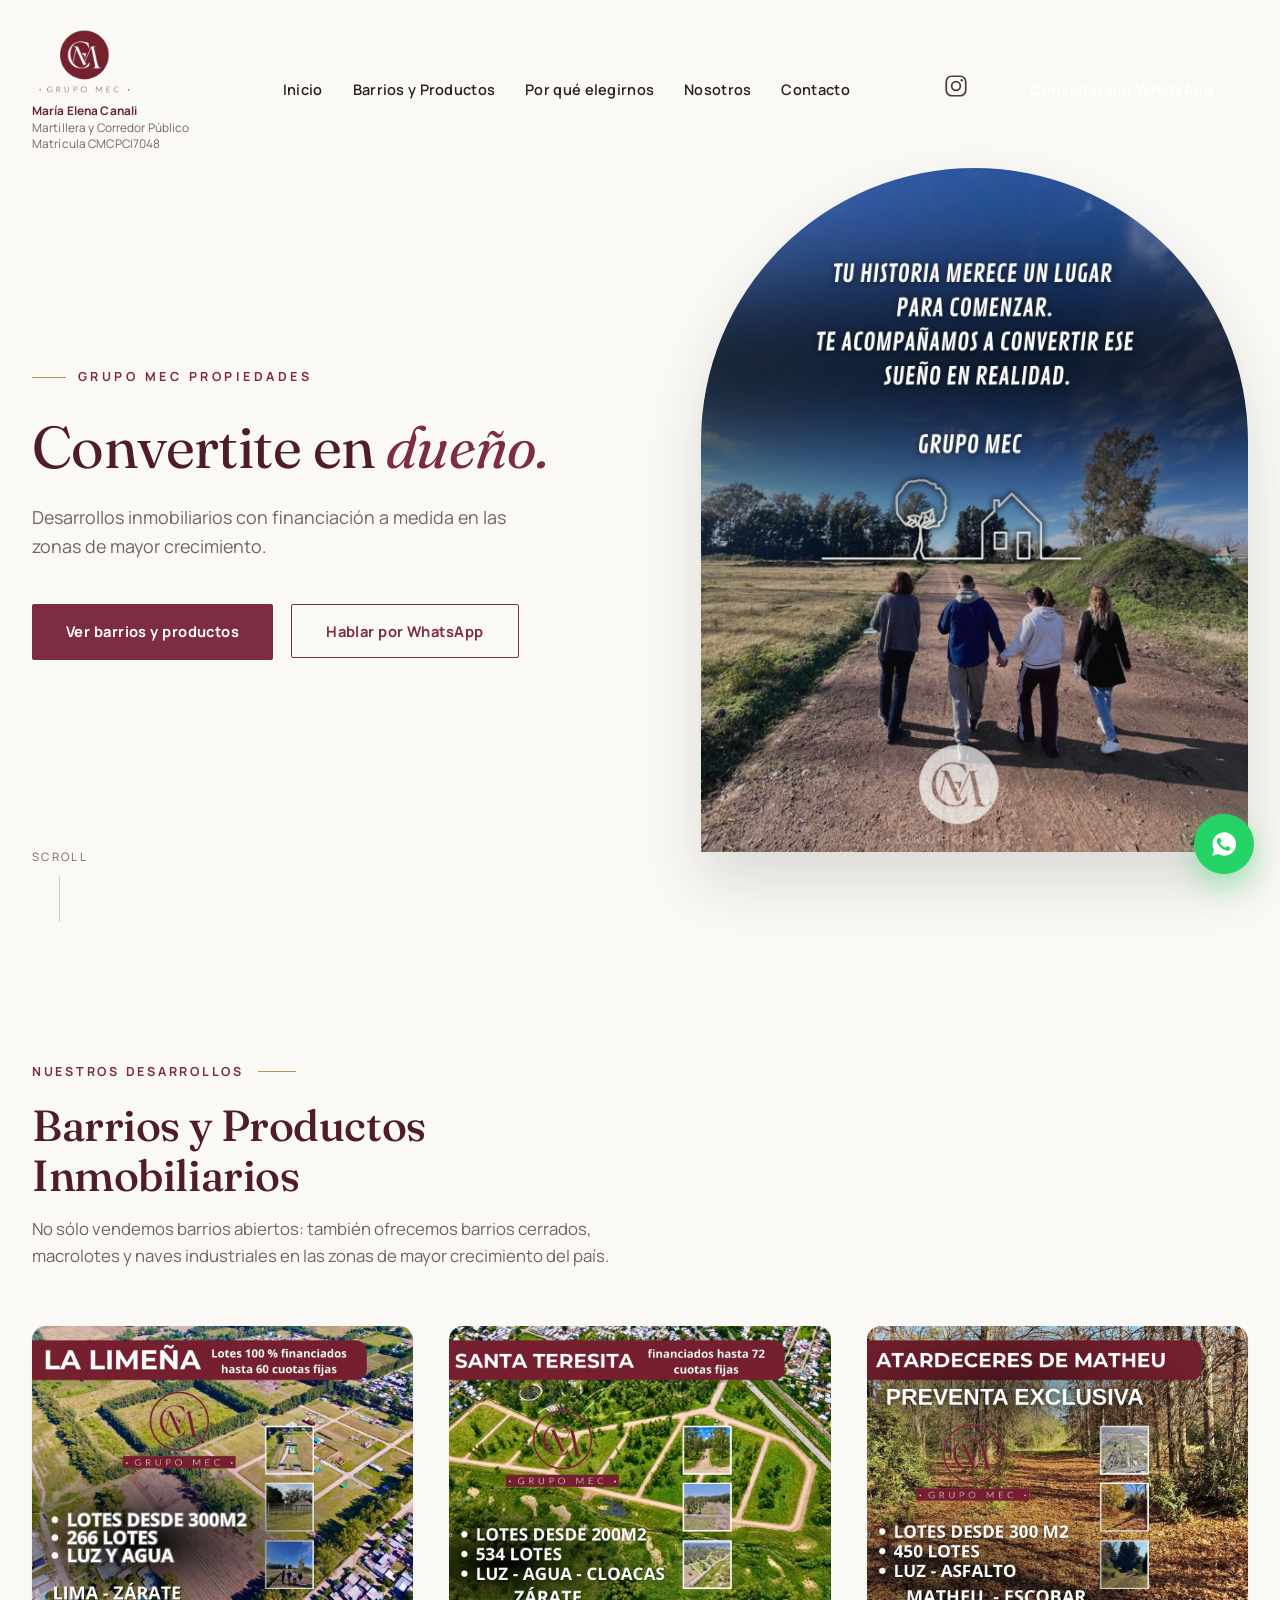
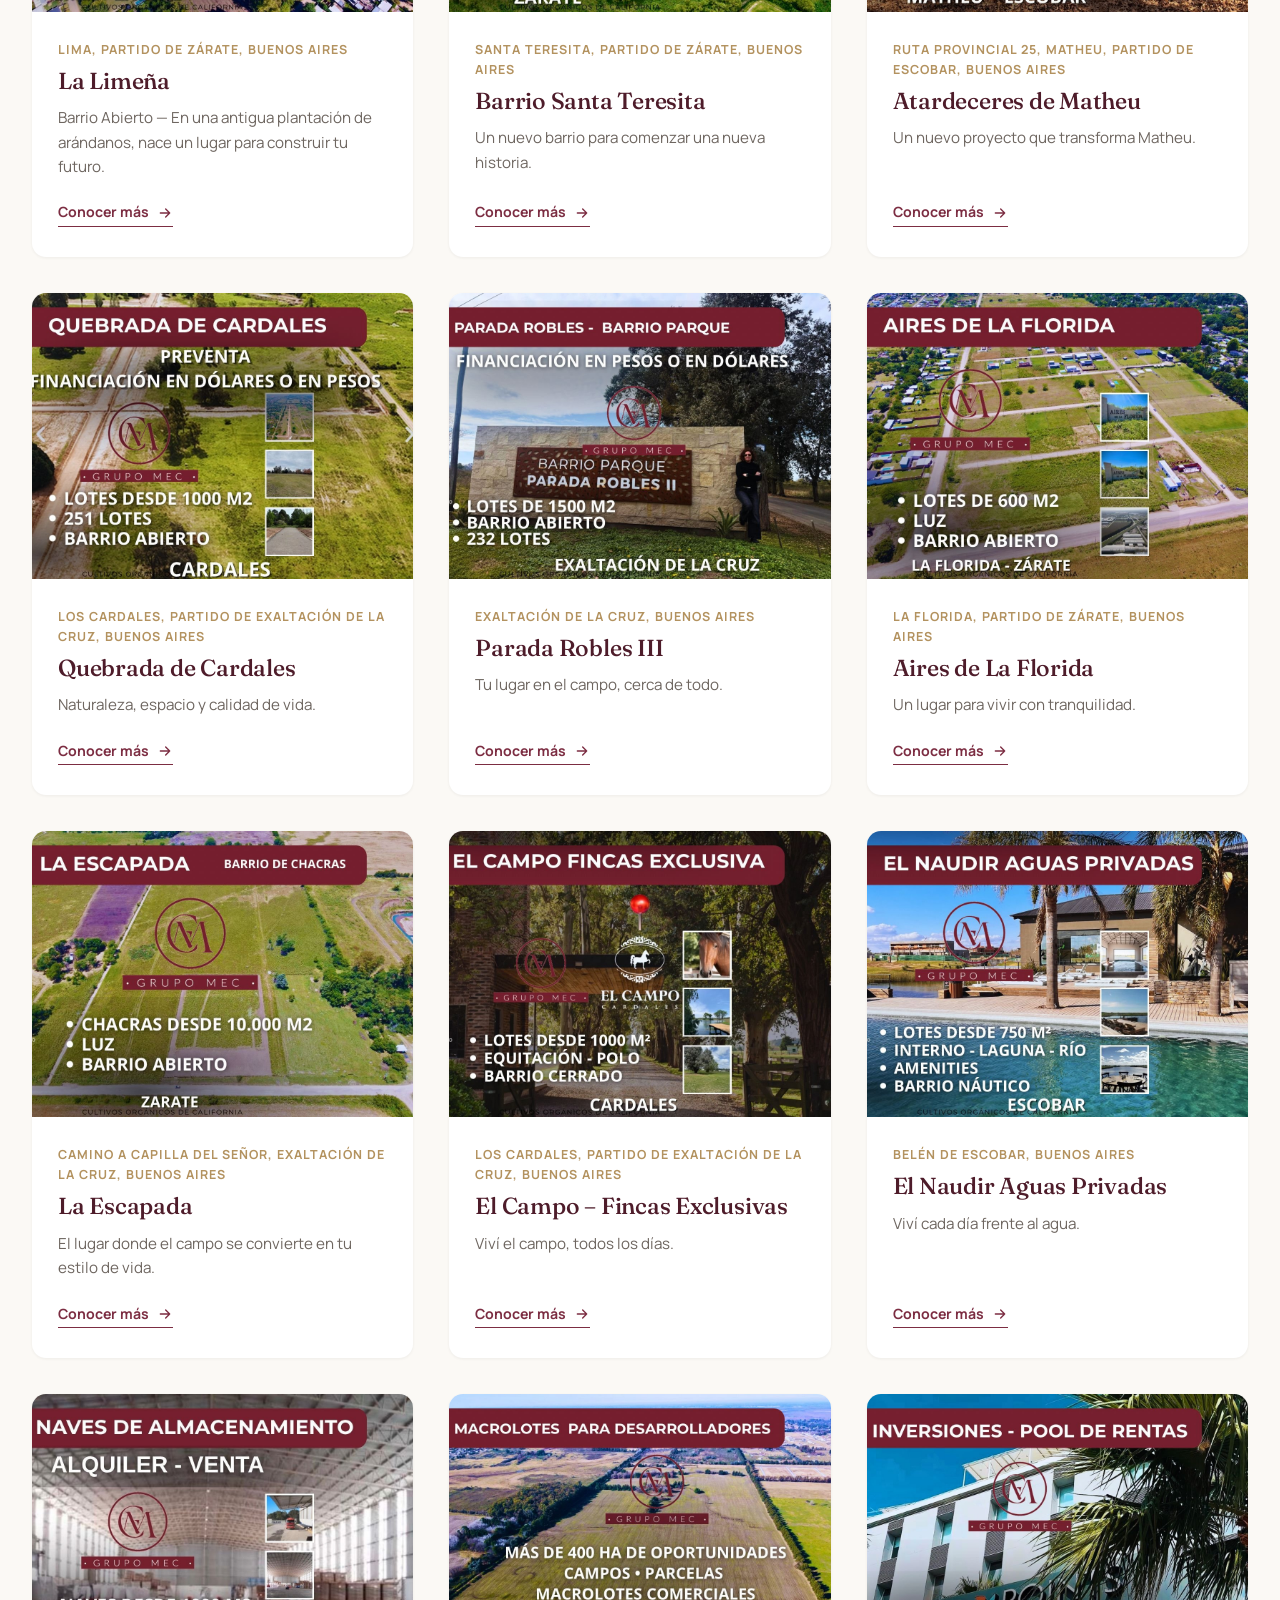
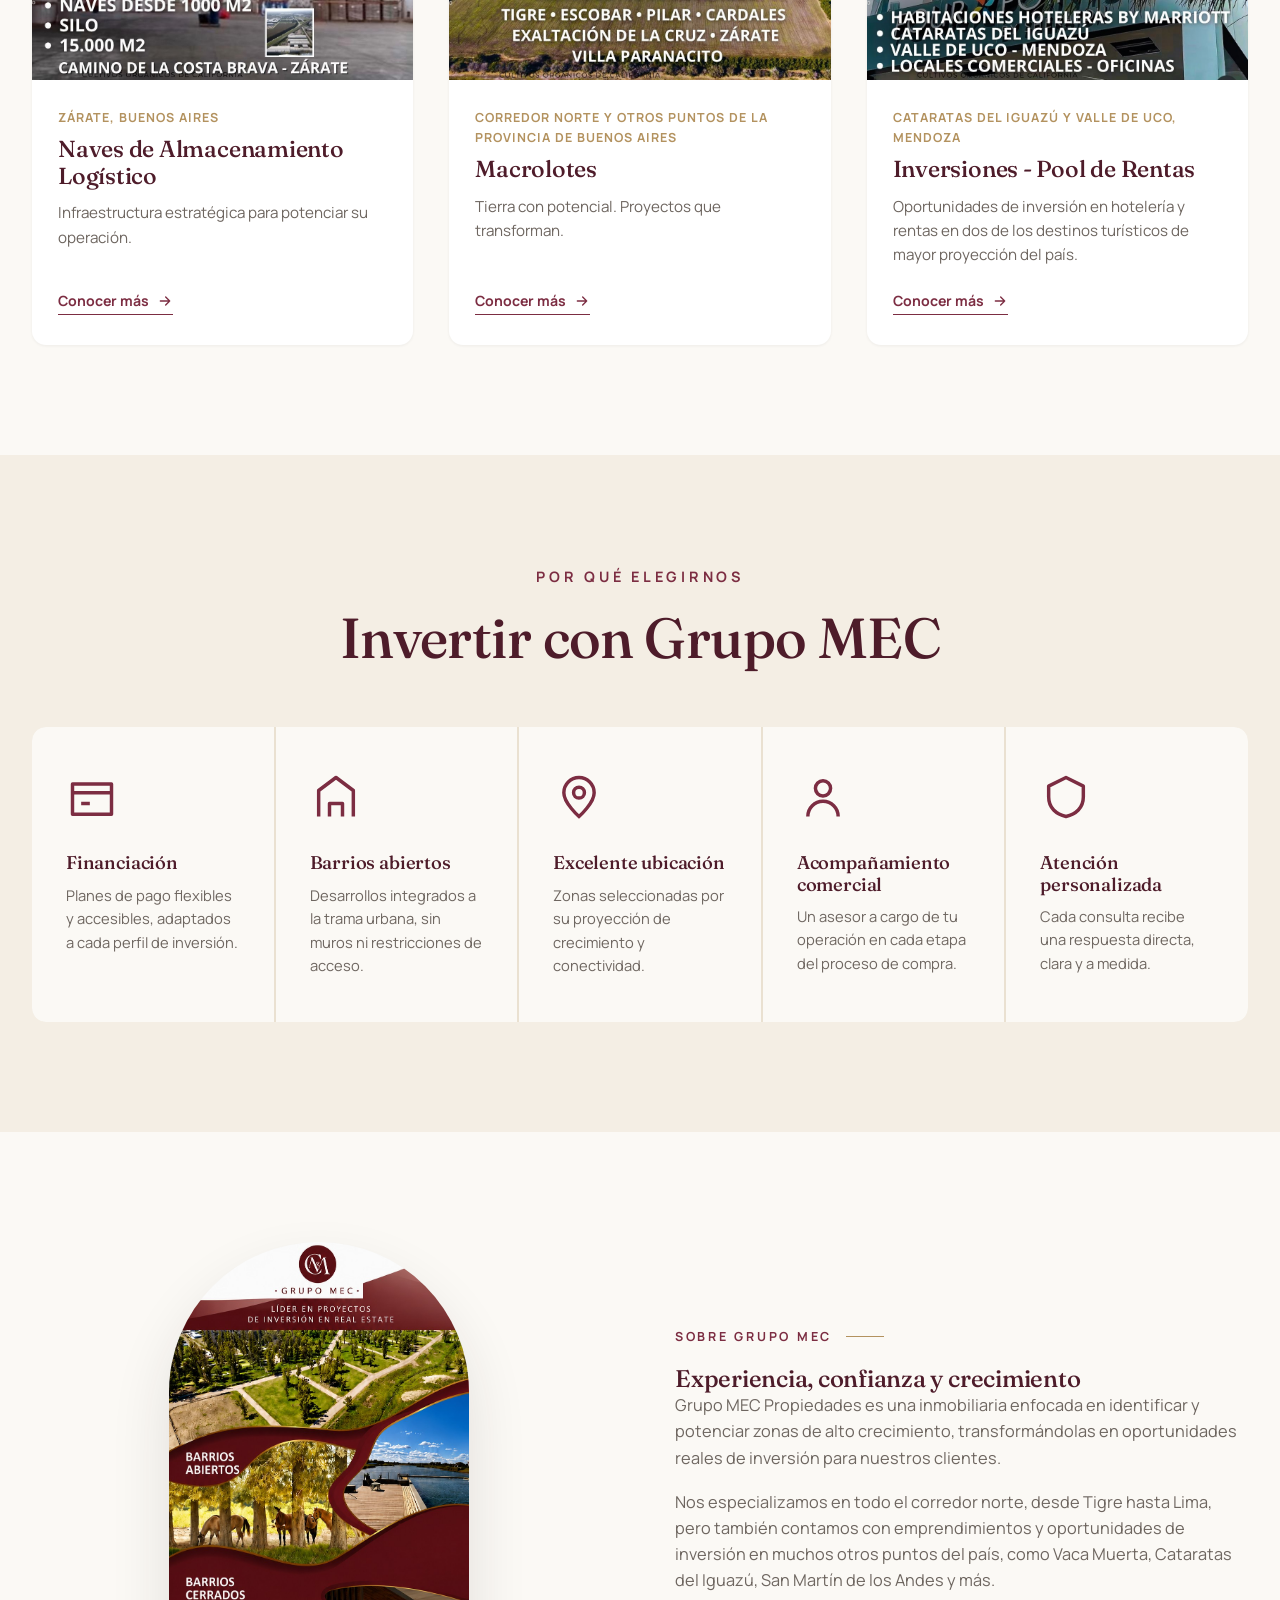
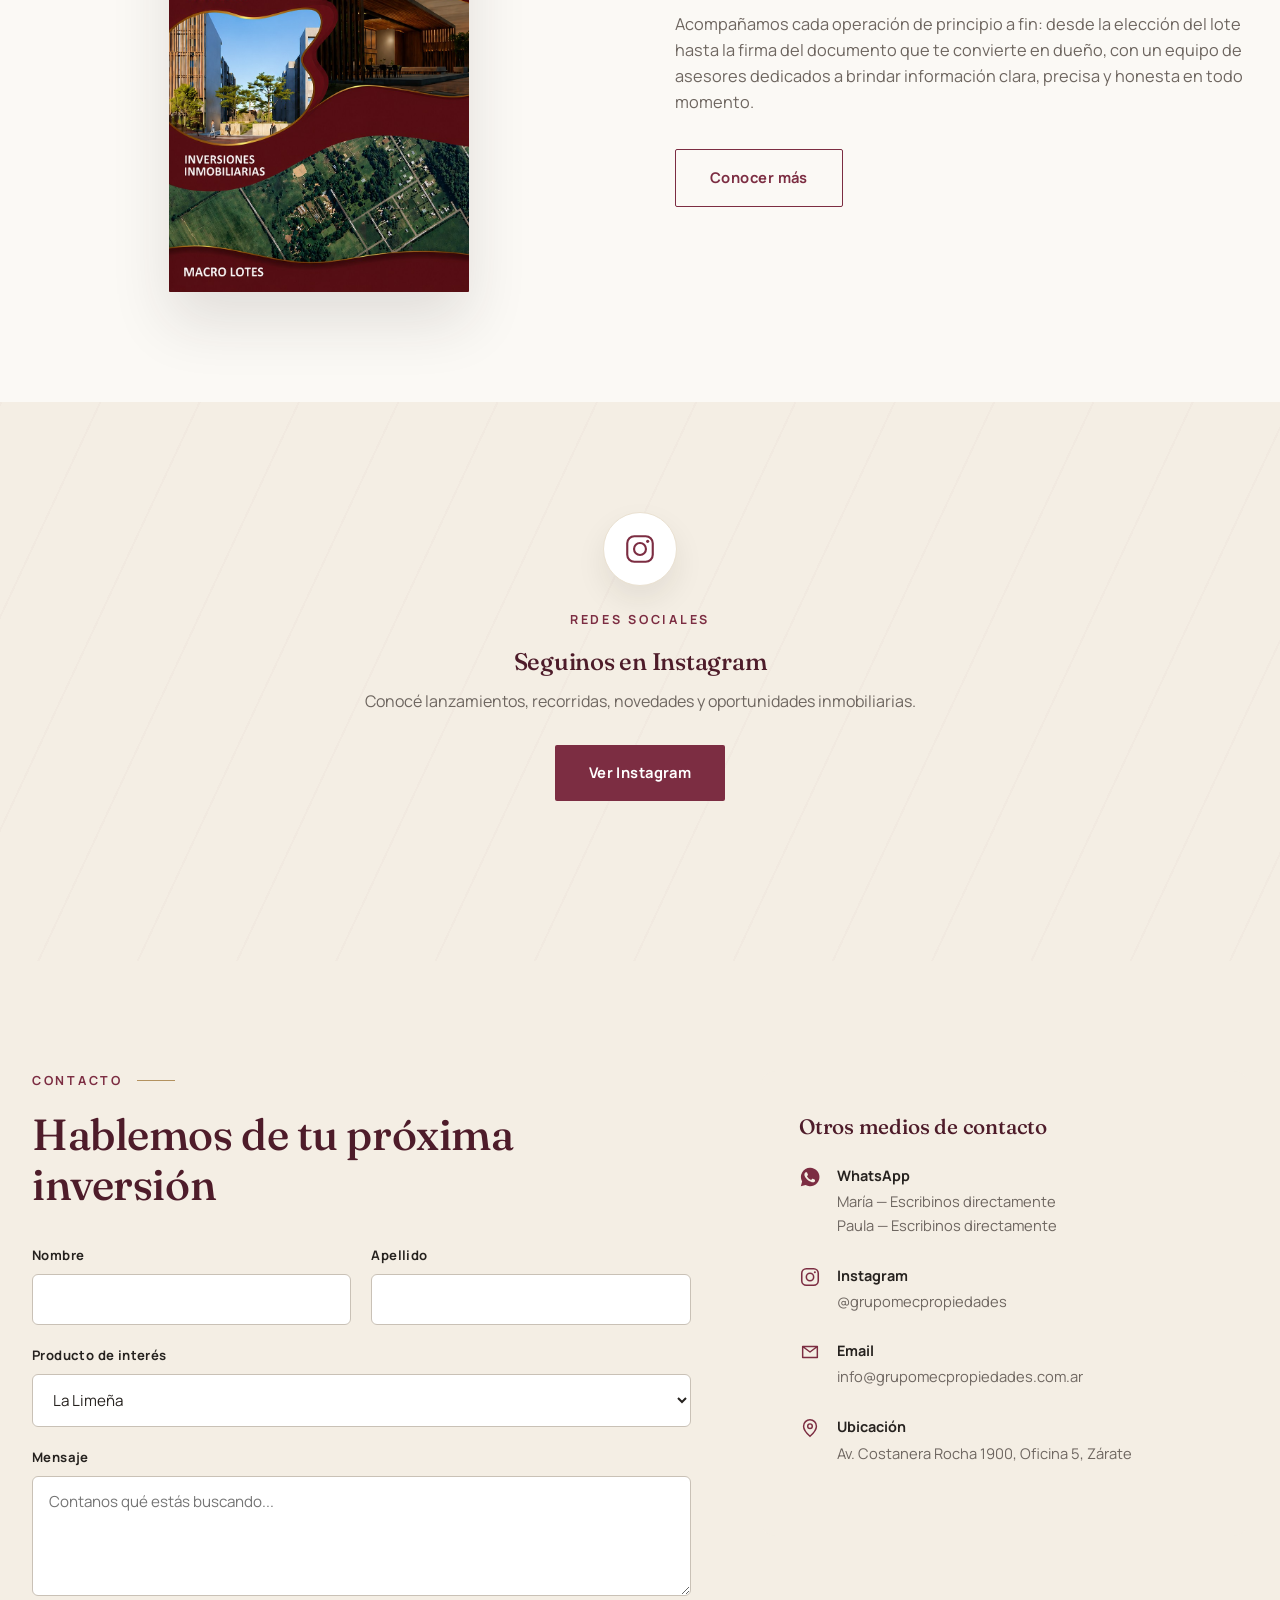
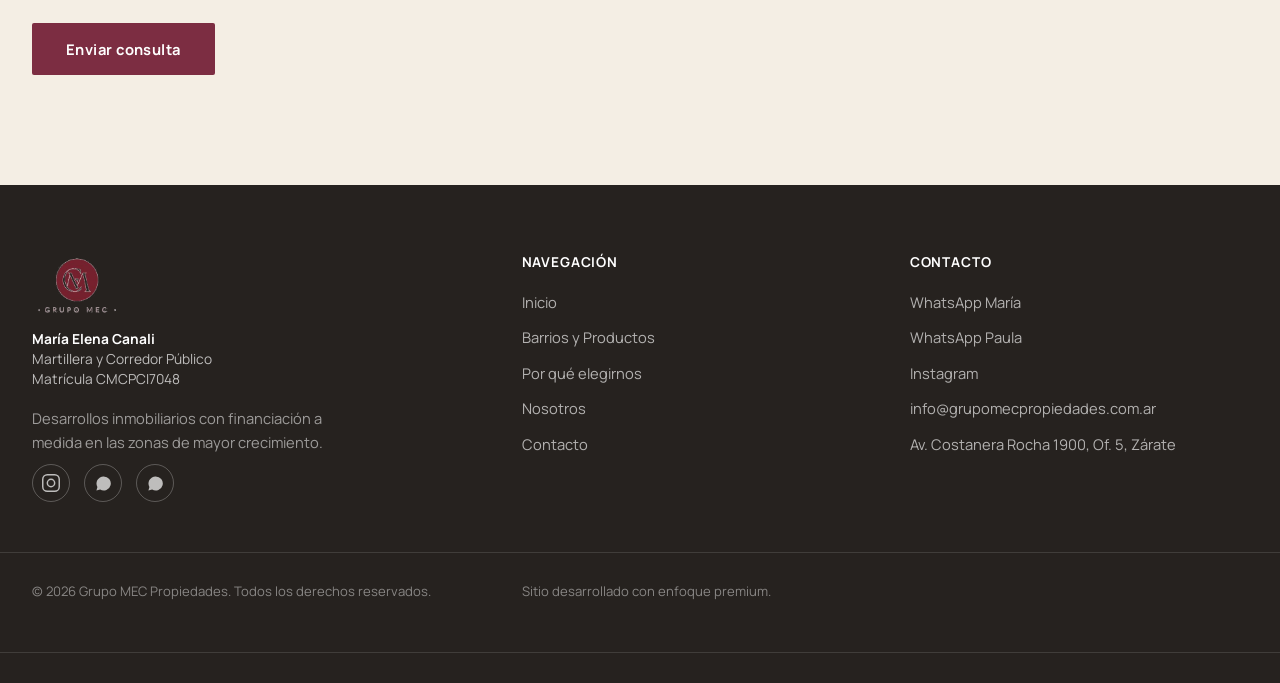
<file: index.html>
<!DOCTYPE html>
<html lang="es-AR">
<head>
<meta charset="UTF-8">
<meta name="viewport" content="width=device-width, initial-scale=1.0">
<title>Grupo MEC Propiedades | Desarrollos inmobiliarios con financiación</title>
<meta name="description" content="Grupo MEC Propiedades: barrios abiertos, barrios cerrados, macrolotes y naves industriales con financiación a medida en el corredor norte y otros puntos estratégicos del país. Conocé Barrio Santa Teresita, La Limeña, Quebrada de Cardales y Parada Robles.">

<!-- Open Graph -->
<meta property="og:type" content="website">
<meta property="og:site_name" content="Grupo MEC Propiedades">
<meta property="og:title" content="Grupo MEC Propiedades | Convertite en dueño">
<meta property="og:description" content="Desarrollos inmobiliarios con financiación a medida en las zonas de mayor crecimiento.">
<meta property="og:image" content="images/logo.png">
<meta property="og:locale" content="es_AR">

<link rel="icon" href="images/logo.png">
<link rel="stylesheet" href="css/style.css">
</head>
<body>

<!-- ============ HEADER ============ -->
<header class="header">
  <div class="container">
    <a href="index.html" class="header__logo">
      <img src="images/logo.png" alt="Grupo MEC Propiedades">
      <span class="header__license"><span>María Elena Canali</span><span>Martillera y Corredor Público</span><span>Matrícula CMCPCI7048</span></span>
    </a>

    <nav class="nav">
      <a class="nav__link" href="#inicio">Inicio</a>
      <a class="nav__link" href="#barrios">Barrios y Productos</a>
      <a class="nav__link" href="#beneficios">Por qué elegirnos</a>
      <a class="nav__link" href="#nosotros">Nosotros</a>
      <a class="nav__link" href="#contacto">Contacto</a>
    </nav>

    <div class="header__actions">
      <a class="header__social" href="#" data-instagram aria-label="Instagram de Grupo MEC">
        <svg width="26" height="26" viewBox="0 0 24 24" fill="none"><rect x="3" y="3" width="18" height="18" rx="5" stroke="currentColor" stroke-width="1.6"/><circle cx="12" cy="12" r="4" stroke="currentColor" stroke-width="1.6"/><circle cx="17.3" cy="6.7" r="1.1" fill="currentColor"/></svg>
      </a>
      <div class="wsp-picker-wrap">
        <button class="btn btn--ghost" type="button" data-wsp-toggle>Consultar por WhatsApp</button>
        <div class="wsp-picker">
          <a href="#" data-wsp data-wsp-agent="maria">
            <svg viewBox="0 0 24 24" fill="currentColor"><path d="M12 2a10 10 0 00-8.6 15L2 22l5.2-1.4A10 10 0 1012 2zm5.7 14.3c-.2.7-1.4 1.3-2 1.4-.5.1-1.1.1-1.8-.1-.4-.1-1-.3-1.7-.6-3-1.3-4.9-4.3-5.1-4.5-.1-.2-1.2-1.6-1.2-3 0-1.4.7-2.1 1-2.4.3-.3.6-.3.8-.3h.6c.2 0 .4 0 .6.5.2.5.8 1.9.8 2 .1.2.1.3 0 .5-.1.2-.2.3-.3.5l-.5.5c-.2.2-.3.3-.1.6.2.3.8 1.3 1.7 2.1 1.2 1 2.2 1.4 2.5 1.5.3.1.4.1.6-.1l.8-.9c.2-.3.4-.2.7-.1l1.8.9c.2.1.4.2.5.3.1.2.1.9-.1 1.6z"/></svg>
            María Elena Canali
          </a>
          <a href="#" data-wsp data-wsp-agent="paula">
            <svg viewBox="0 0 24 24" fill="currentColor"><path d="M12 2a10 10 0 00-8.6 15L2 22l5.2-1.4A10 10 0 1012 2zm5.7 14.3c-.2.7-1.4 1.3-2 1.4-.5.1-1.1.1-1.8-.1-.4-.1-1-.3-1.7-.6-3-1.3-4.9-4.3-5.1-4.5-.1-.2-1.2-1.6-1.2-3 0-1.4.7-2.1 1-2.4.3-.3.6-.3.8-.3h.6c.2 0 .4 0 .6.5.2.5.8 1.9.8 2 .1.2.1.3 0 .5-.1.2-.2.3-.3.5l-.5.5c-.2.2-.3.3-.1.6.2.3.8 1.3 1.7 2.1 1.2 1 2.2 1.4 2.5 1.5.3.1.4.1.6-.1l.8-.9c.2-.3.4-.2.7-.1l1.8.9c.2.1.4.2.5.3.1.2.1.9-.1 1.6z"/></svg>
            Paula
          </a>
        </div>
      </div>
    </div>

    <button class="menu-toggle" aria-label="Abrir menú">
      <span></span><span></span><span></span>
    </button>
  </div>

  <nav class="nav-mobile">
    <a href="#inicio">Inicio</a>
    <a href="#barrios">Barrios y Productos</a>
    <a href="#beneficios">Por qué elegirnos</a>
    <a href="#nosotros">Nosotros</a>
    <a href="#contacto">Contacto</a>
    <a class="btn btn--primary" href="#" data-wsp data-wsp-agent="maria">Hablar con María</a>
    <a class="btn btn--primary" href="#" data-wsp data-wsp-agent="paula">Hablar con Paula</a>
    <a href="#" data-instagram aria-label="Instagram de Grupo MEC" style="font-size:1rem;">Seguinos en Instagram</a>
    <span class="nav-mobile__license"><span>María Elena Canali</span><span>Martillera y Corredor Público</span><span>Matrícula CMCPCI7048</span></span>
  </nav>
</header>

<!-- ============ HERO ============ -->
<section class="hero" id="inicio">
  <div class="container">
    <div class="hero__content">
      <span class="hero__eyebrow">Grupo MEC Propiedades</span>
      <h1>Convertite en <em>dueño.</em></h1>
      <p>Desarrollos inmobiliarios con financiación a medida en las zonas de mayor crecimiento.</p>
      <div class="hero__actions">
        <a class="btn btn--primary" href="#barrios">Ver barrios y productos</a>
        <div class="wsp-picker-wrap">
          <button class="btn btn--outline" type="button" data-wsp-toggle>Hablar por WhatsApp</button>
          <div class="wsp-picker">
            <a href="#" data-wsp data-wsp-agent="maria">
              <svg viewBox="0 0 24 24" fill="currentColor"><path d="M12 2a10 10 0 00-8.6 15L2 22l5.2-1.4A10 10 0 1012 2zm5.7 14.3c-.2.7-1.4 1.3-2 1.4-.5.1-1.1.1-1.8-.1-.4-.1-1-.3-1.7-.6-3-1.3-4.9-4.3-5.1-4.5-.1-.2-1.2-1.6-1.2-3 0-1.4.7-2.1 1-2.4.3-.3.6-.3.8-.3h.6c.2 0 .4 0 .6.5.2.5.8 1.9.8 2 .1.2.1.3 0 .5-.1.2-.2.3-.3.5l-.5.5c-.2.2-.3.3-.1.6.2.3.8 1.3 1.7 2.1 1.2 1 2.2 1.4 2.5 1.5.3.1.4.1.6-.1l.8-.9c.2-.3.4-.2.7-.1l1.8.9c.2.1.4.2.5.3.1.2.1.9-.1 1.6z"/></svg>
              María Elena Canali
            </a>
            <a href="#" data-wsp data-wsp-agent="paula">
              <svg viewBox="0 0 24 24" fill="currentColor"><path d="M12 2a10 10 0 00-8.6 15L2 22l5.2-1.4A10 10 0 1012 2zm5.7 14.3c-.2.7-1.4 1.3-2 1.4-.5.1-1.1.1-1.8-.1-.4-.1-1-.3-1.7-.6-3-1.3-4.9-4.3-5.1-4.5-.1-.2-1.2-1.6-1.2-3 0-1.4.7-2.1 1-2.4.3-.3.6-.3.8-.3h.6c.2 0 .4 0 .6.5.2.5.8 1.9.8 2 .1.2.1.3 0 .5-.1.2-.2.3-.3.5l-.5.5c-.2.2-.3.3-.1.6.2.3.8 1.3 1.7 2.1 1.2 1 2.2 1.4 2.5 1.5.3.1.4.1.6-.1l.8-.9c.2-.3.4-.2.7-.1l1.8.9c.2.1.4.2.5.3.1.2.1.9-.1 1.6z"/></svg>
              Paula
            </a>
          </div>
        </div>
      </div>
    </div>
    <div class="hero__media" role="img" aria-label="Familia caminando hacia su futuro terreno con Grupo MEC Propiedades" style="background-image:url('images/hero-portada.jpg');background-size:cover;background-position:center;"></div>
  </div>
  <div class="scroll-cue">
    <span>Scroll</span>
    <div class="scroll-cue__line"></div>
  </div>
</section>

<!-- ============ EMPRENDIMIENTOS ============ -->
<section class="section" id="barrios">
  <div class="container">
    <div class="section-head reveal">
      <div class="eyebrow">Nuestros desarrollos</div>
      <h2>Barrios y Productos Inmobiliarios</h2>
      <p>No sólo vendemos barrios abiertos: también ofrecemos barrios cerrados, macrolotes y naves industriales en las zonas de mayor crecimiento del país.</p>
    </div>
    <div class="dev-grid" data-dev-grid></div>
  </div>
</section>

<!-- ============ BENEFICIOS ============ -->
<section class="section section--alt" id="beneficios">
  <div class="container">
    <div class="section-head center section-head--lg reveal" style="margin-left:auto;margin-right:auto">
      <div class="eyebrow">Por qué elegirnos</div>
      <h2>Invertir con Grupo MEC</h2>
    </div>

    <div class="benefits reveal">
      <div class="benefit">
        <svg class="benefit__icon" viewBox="0 0 24 24" fill="none"><path d="M3 10h18M7 15h4M3 6h18v14H3V6z" stroke="currentColor" stroke-width="1.6" stroke-linejoin="round"/></svg>
        <h3>Financiación</h3>
        <p>Planes de pago flexibles y accesibles, adaptados a cada perfil de inversión.</p>
      </div>
      <div class="benefit">
        <svg class="benefit__icon" viewBox="0 0 24 24" fill="none"><path d="M4 21V9l8-6 8 6v12M9 21v-6h6v6" stroke="currentColor" stroke-width="1.6" stroke-linejoin="round"/></svg>
        <h3>Barrios abiertos</h3>
        <p>Desarrollos integrados a la trama urbana, sin muros ni restricciones de acceso.</p>
      </div>
      <div class="benefit">
        <svg class="benefit__icon" viewBox="0 0 24 24" fill="none"><path d="M12 21s-7-6.2-7-11a7 7 0 1114 0c0 4.8-7 11-7 11z" stroke="currentColor" stroke-width="1.6"/><circle cx="12" cy="10" r="2.5" stroke="currentColor" stroke-width="1.6"/></svg>
        <h3>Excelente ubicación</h3>
        <p>Zonas seleccionadas por su proyección de crecimiento y conectividad.</p>
      </div>
      <div class="benefit">
        <svg class="benefit__icon" viewBox="0 0 24 24" fill="none"><circle cx="12" cy="8" r="3.5" stroke="currentColor" stroke-width="1.6"/><path d="M5 21c0-3.9 3.1-7 7-7s7 3.1 7 7" stroke="currentColor" stroke-width="1.6"/></svg>
        <h3>Acompañamiento comercial</h3>
        <p>Un asesor a cargo de tu operación en cada etapa del proceso de compra.</p>
      </div>
      <div class="benefit">
        <svg class="benefit__icon" viewBox="0 0 24 24" fill="none"><path d="M12 3l8 4v5c0 5-3.5 8-8 9-4.5-1-8-4-8-9V7l8-4z" stroke="currentColor" stroke-width="1.6" stroke-linejoin="round"/></svg>
        <h3>Atención personalizada</h3>
        <p>Cada consulta recibe una respuesta directa, clara y a medida.</p>
      </div>
    </div>
  </div>
</section>

<!-- ============ NOSOTROS ============ -->
<section class="section" id="nosotros">
  <div class="container about">
    <div class="about__media reveal" style="background-image:url('images/nosotros-grupo-mec.jpg');background-size:cover;background-position:center;" role="img" aria-label="Grupo MEC Propiedades — líder en proyectos de inversión en real estate"></div>
    <div class="about__text reveal">
      <div class="eyebrow">Sobre Grupo MEC</div>
      <h2>Experiencia, confianza y crecimiento</h2>
      <p>Grupo MEC Propiedades es una inmobiliaria enfocada en identificar y potenciar zonas de alto crecimiento, transformándolas en oportunidades reales de inversión para nuestros clientes.</p>
      <p>Nos especializamos en todo el corredor norte, desde Tigre hasta Lima, pero también contamos con emprendimientos y oportunidades de inversión en muchos otros puntos del país, como Vaca Muerta, Cataratas del Iguazú, San Martín de los Andes y más.</p>
      <p>Acompañamos cada operación de principio a fin: desde la elección del lote hasta la firma del documento que te convierte en dueño, con un equipo de asesores dedicados a brindar información clara, precisa y honesta en todo momento.</p>
      <a class="btn btn--outline" href="#contacto">Conocer más</a>
    </div>
  </div>
</section>

<!-- ============ INSTAGRAM ============ -->
<section class="section instagram">
  <div class="container">
    <div class="instagram-head reveal">
      <div class="instagram-icon" aria-hidden="true">
        <svg width="34" height="34" viewBox="0 0 24 24" fill="none"><rect x="3" y="3" width="18" height="18" rx="5" stroke="currentColor" stroke-width="1.5"/><circle cx="12" cy="12" r="4.2" stroke="currentColor" stroke-width="1.5"/><circle cx="17.4" cy="6.6" r="1.1" fill="currentColor"/></svg>
      </div>
      <div class="eyebrow">Redes sociales</div>
      <h2>Seguinos en Instagram</h2>
      <p>Conocé lanzamientos, recorridas, novedades y oportunidades inmobiliarias.</p>
      <a class="btn btn--primary" href="#" data-instagram>Ver Instagram</a>
    </div>
    <!-- Espacio reservado para cargar publicaciones reales del feed de Instagram
         (por ejemplo mediante la API de Instagram Graph o un servicio como SnapWidget/Elfsight) -->
  </div>
</section>

<!-- ============ CONTACTO ============ -->
<section class="section section--alt" id="contacto">
  <div class="container contact">
    <div class="reveal">
      <div class="eyebrow">Contacto</div>
      <h2 style="font-size:clamp(2rem,3.4vw,2.8rem);margin-bottom:36px;">Hablemos de tu próxima inversión</h2>

      <form data-contact-form>
        <div class="form-row">
          <div class="field">
            <label for="nombre">Nombre</label>
            <input type="text" id="nombre" name="nombre" required>
          </div>
          <div class="field">
            <label for="apellido">Apellido</label>
            <input type="text" id="apellido" name="apellido" required>
          </div>
        </div>
        <div class="field">
          <label for="producto">Producto de interés</label>
          <select id="producto" name="producto" data-product-select>
            <option value="Aún no lo sé">Aún no lo sé</option>
          </select>
        </div>
        <div class="field">
          <label for="mensaje">Mensaje</label>
          <textarea id="mensaje" name="mensaje" placeholder="Contanos qué estás buscando..."></textarea>
        </div>
        <button type="submit" class="btn btn--primary">Enviar consulta</button>
        <p class="form-msg"></p>
      </form>
    </div>

    <div class="reveal">
      <div class="contact-side">
        <h3>Otros medios de contacto</h3>
        <div class="contact-item">
          <svg viewBox="0 0 24 24" fill="currentColor"><path d="M12 2a10 10 0 00-8.6 15L2 22l5.2-1.4A10 10 0 1012 2zm5.7 14.3c-.2.7-1.4 1.3-2 1.4-.5.1-1.1.1-1.8-.1-.4-.1-1-.3-1.7-.6-3-1.3-4.9-4.3-5.1-4.5-.1-.2-1.2-1.6-1.2-3 0-1.4.7-2.1 1-2.4.3-.3.6-.3.8-.3h.6c.2 0 .4 0 .6.5.2.5.8 1.9.8 2 .1.2.1.3 0 .5-.1.2-.2.3-.3.5l-.5.5c-.2.2-.3.3-.1.6.2.3.8 1.3 1.7 2.1 1.2 1 2.2 1.4 2.5 1.5.3.1.4.1.6-.1l.8-.9c.2-.3.4-.2.7-.1l1.8.9c.2.1.4.2.5.3.1.2.1.9-.1 1.6z"/></svg>
          <div>
            <strong>WhatsApp</strong>
            <a href="#" data-wsp data-wsp-agent="maria">María — Escribinos directamente</a>
            <a href="#" data-wsp data-wsp-agent="paula">Paula — Escribinos directamente</a>
          </div>
        </div>
        <div class="contact-item">
          <svg viewBox="0 0 24 24" fill="none"><rect x="3" y="3" width="18" height="18" rx="5" stroke="currentColor" stroke-width="1.7"/><circle cx="12" cy="12" r="4" stroke="currentColor" stroke-width="1.7"/><circle cx="17.3" cy="6.7" r="1.1" fill="currentColor"/></svg>
          <div>
            <strong>Instagram</strong>
            <a href="#" data-instagram>@grupomecpropiedades</a>
          </div>
        </div>
        <div class="contact-item">
          <svg viewBox="0 0 24 24" fill="none"><path d="M4 6l8 6 8-6M4 6h16v12H4V6z" stroke="currentColor" stroke-width="1.6" stroke-linejoin="round"/></svg>
          <div>
            <strong>Email</strong>
            <a href="mailto:info@grupomecpropiedades.com.ar">info@grupomecpropiedades.com.ar</a>
          </div>
        </div>
        <div class="contact-item">
          <svg viewBox="0 0 24 24" fill="none"><path d="M12 21s-7-6.2-7-11a7 7 0 1114 0c0 4.8-7 11-7 11z" stroke="currentColor" stroke-width="1.6"/><circle cx="12" cy="10" r="2.5" stroke="currentColor" stroke-width="1.6"/></svg>
          <div>
            <strong>Ubicación</strong>
            <span>Av. Costanera Rocha 1900, Oficina 5, Zárate</span>
          </div>
        </div>
      </div>
    </div>
  </div>
</section>

<!-- ============ FOOTER ============ -->
<footer class="footer">
  <div class="container">
    <div class="footer__brand">
      <img src="images/logo.png" alt="Grupo MEC Propiedades">
      <span class="footer__license"><span>María Elena Canali</span><span>Martillera y Corredor Público</span><span>Matrícula CMCPCI7048</span></span>
      <p>Desarrollos inmobiliarios con financiación a medida en las zonas de mayor crecimiento.</p>
      <div class="footer__social">
        <a href="#" data-instagram aria-label="Instagram">
          <svg width="22" height="22" viewBox="0 0 24 24" fill="none"><rect x="3" y="3" width="18" height="18" rx="5" stroke="currentColor" stroke-width="1.6"/><circle cx="12" cy="12" r="4" stroke="currentColor" stroke-width="1.6"/></svg>
        </a>
        <a href="#" data-wsp data-wsp-agent="maria" aria-label="WhatsApp de María">
          <svg width="17" height="17" viewBox="0 0 24 24" fill="currentColor"><path d="M12 2a10 10 0 00-8.6 15L2 22l5.2-1.4A10 10 0 1012 2z"/></svg>
        </a>
        <a href="#" data-wsp data-wsp-agent="paula" aria-label="WhatsApp de Paula">
          <svg width="17" height="17" viewBox="0 0 24 24" fill="currentColor"><path d="M12 2a10 10 0 00-8.6 15L2 22l5.2-1.4A10 10 0 1012 2z"/></svg>
        </a>
      </div>
    </div>
    <div class="footer__col">
      <h4>Navegación</h4>
      <a href="#inicio">Inicio</a>
      <a href="#barrios">Barrios y Productos</a>
      <a href="#beneficios">Por qué elegirnos</a>
      <a href="#nosotros">Nosotros</a>
      <a href="#contacto">Contacto</a>
    </div>
    <div class="footer__col">
      <h4>Contacto</h4>
      <a href="#" data-wsp data-wsp-agent="maria">WhatsApp María</a>
      <a href="#" data-wsp data-wsp-agent="paula">WhatsApp Paula</a>
      <a href="#" data-instagram>Instagram</a>
      <a href="mailto:info@grupomecpropiedades.com.ar">info@grupomecpropiedades.com.ar</a>
      <span style="display:block;font-size:.92rem;color:rgba(255,255,255,.65)">Av. Costanera Rocha 1900, Of. 5, Zárate</span>
    </div>
  </div>
  <div class="container footer__bottom">
    <span>© 2026 Grupo MEC Propiedades. Todos los derechos reservados.</span>
    <span>Sitio desarrollado con enfoque premium.</span>
  </div>
</footer>

<div class="wsp-widget wsp-picker-wrap">
  <div class="wsp-picker wsp-picker--float">
    <a href="#" data-wsp data-wsp-agent="maria">
      <svg viewBox="0 0 24 24" fill="currentColor"><path d="M12 2a10 10 0 00-8.6 15L2 22l5.2-1.4A10 10 0 1012 2zm5.7 14.3c-.2.7-1.4 1.3-2 1.4-.5.1-1.1.1-1.8-.1-.4-.1-1-.3-1.7-.6-3-1.3-4.9-4.3-5.1-4.5-.1-.2-1.2-1.6-1.2-3 0-1.4.7-2.1 1-2.4.3-.3.6-.3.8-.3h.6c.2 0 .4 0 .6.5.2.5.8 1.9.8 2 .1.2.1.3 0 .5-.1.2-.2.3-.3.5l-.5.5c-.2.2-.3.3-.1.6.2.3.8 1.3 1.7 2.1 1.2 1 2.2 1.4 2.5 1.5.3.1.4.1.6-.1l.8-.9c.2-.3.4-.2.7-.1l1.8.9c.2.1.4.2.5.3.1.2.1.9-.1 1.6z"/></svg>
      María Elena Canali
    </a>
    <a href="#" data-wsp data-wsp-agent="paula">
      <svg viewBox="0 0 24 24" fill="currentColor"><path d="M12 2a10 10 0 00-8.6 15L2 22l5.2-1.4A10 10 0 1012 2zm5.7 14.3c-.2.7-1.4 1.3-2 1.4-.5.1-1.1.1-1.8-.1-.4-.1-1-.3-1.7-.6-3-1.3-4.9-4.3-5.1-4.5-.1-.2-1.2-1.6-1.2-3 0-1.4.7-2.1 1-2.4.3-.3.6-.3.8-.3h.6c.2 0 .4 0 .6.5.2.5.8 1.9.8 2 .1.2.1.3 0 .5-.1.2-.2.3-.3.5l-.5.5c-.2.2-.3.3-.1.6.2.3.8 1.3 1.7 2.1 1.2 1 2.2 1.4 2.5 1.5.3.1.4.1.6-.1l.8-.9c.2-.3.4-.2.7-.1l1.8.9c.2.1.4.2.5.3.1.2.1.9-.1 1.6z"/></svg>
      Paula
    </a>
  </div>
  <button class="wsp-float" type="button" data-wsp-toggle aria-label="Hablar por WhatsApp">
    <svg viewBox="0 0 24 24" fill="currentColor"><path d="M12 2a10 10 0 00-8.6 15L2 22l5.2-1.4A10 10 0 1012 2zm5.7 14.3c-.2.7-1.4 1.3-2 1.4-.5.1-1.1.1-1.8-.1-.4-.1-1-.3-1.7-.6-3-1.3-4.9-4.3-5.1-4.5-.1-.2-1.2-1.6-1.2-3 0-1.4.7-2.1 1-2.4.3-.3.6-.3.8-.3h.6c.2 0 .4 0 .6.5.2.5.8 1.9.8 2 .1.2.1.3 0 .5-.1.2-.2.3-.3.5l-.5.5c-.2.2-.3.3-.1.6.2.3.8 1.3 1.7 2.1 1.2 1 2.2 1.4 2.5 1.5.3.1.4.1.6-.1l.8-.9c.2-.3.4-.2.7-.1l1.8.9c.2.1.4.2.5.3.1.2.1.9-.1 1.6z"/></svg>
  </button>
</div>

<script src="js/data.js"></script>
<script src="js/main.js"></script>
</body>
</html>
</file>
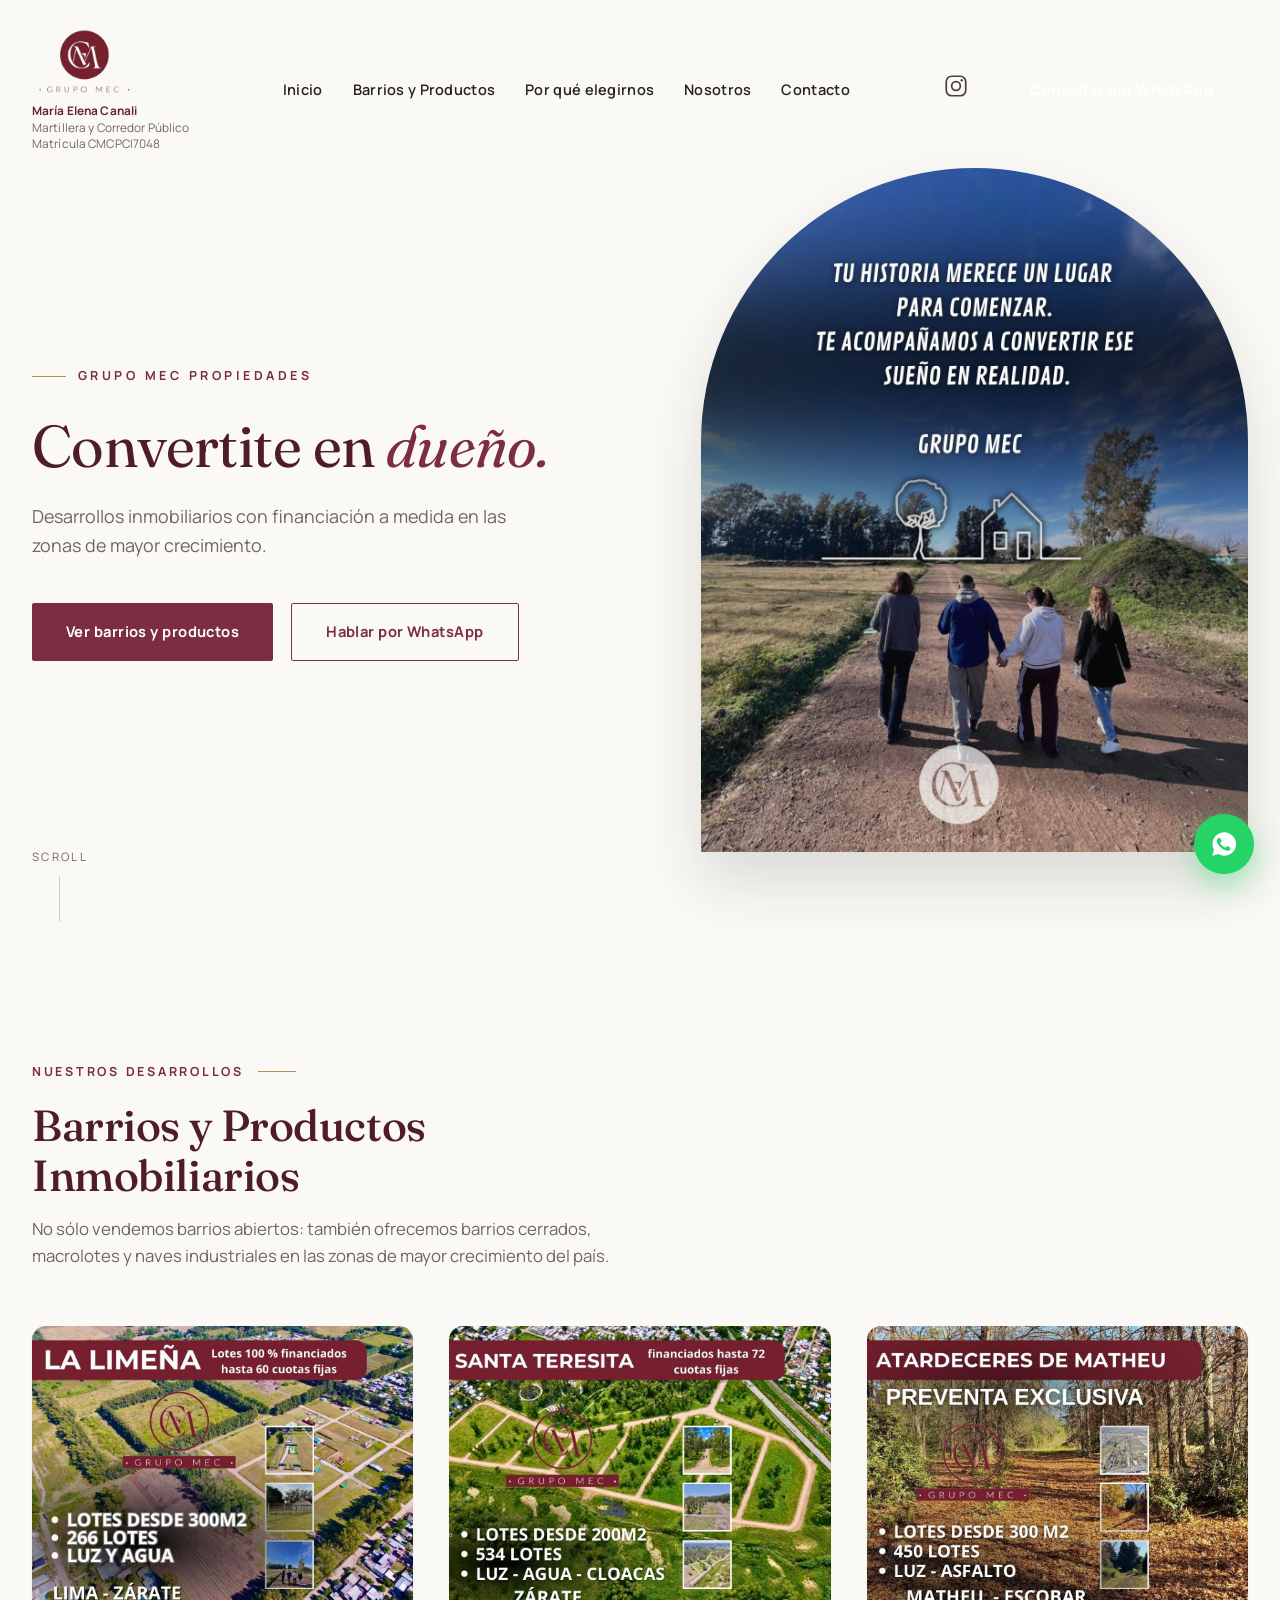
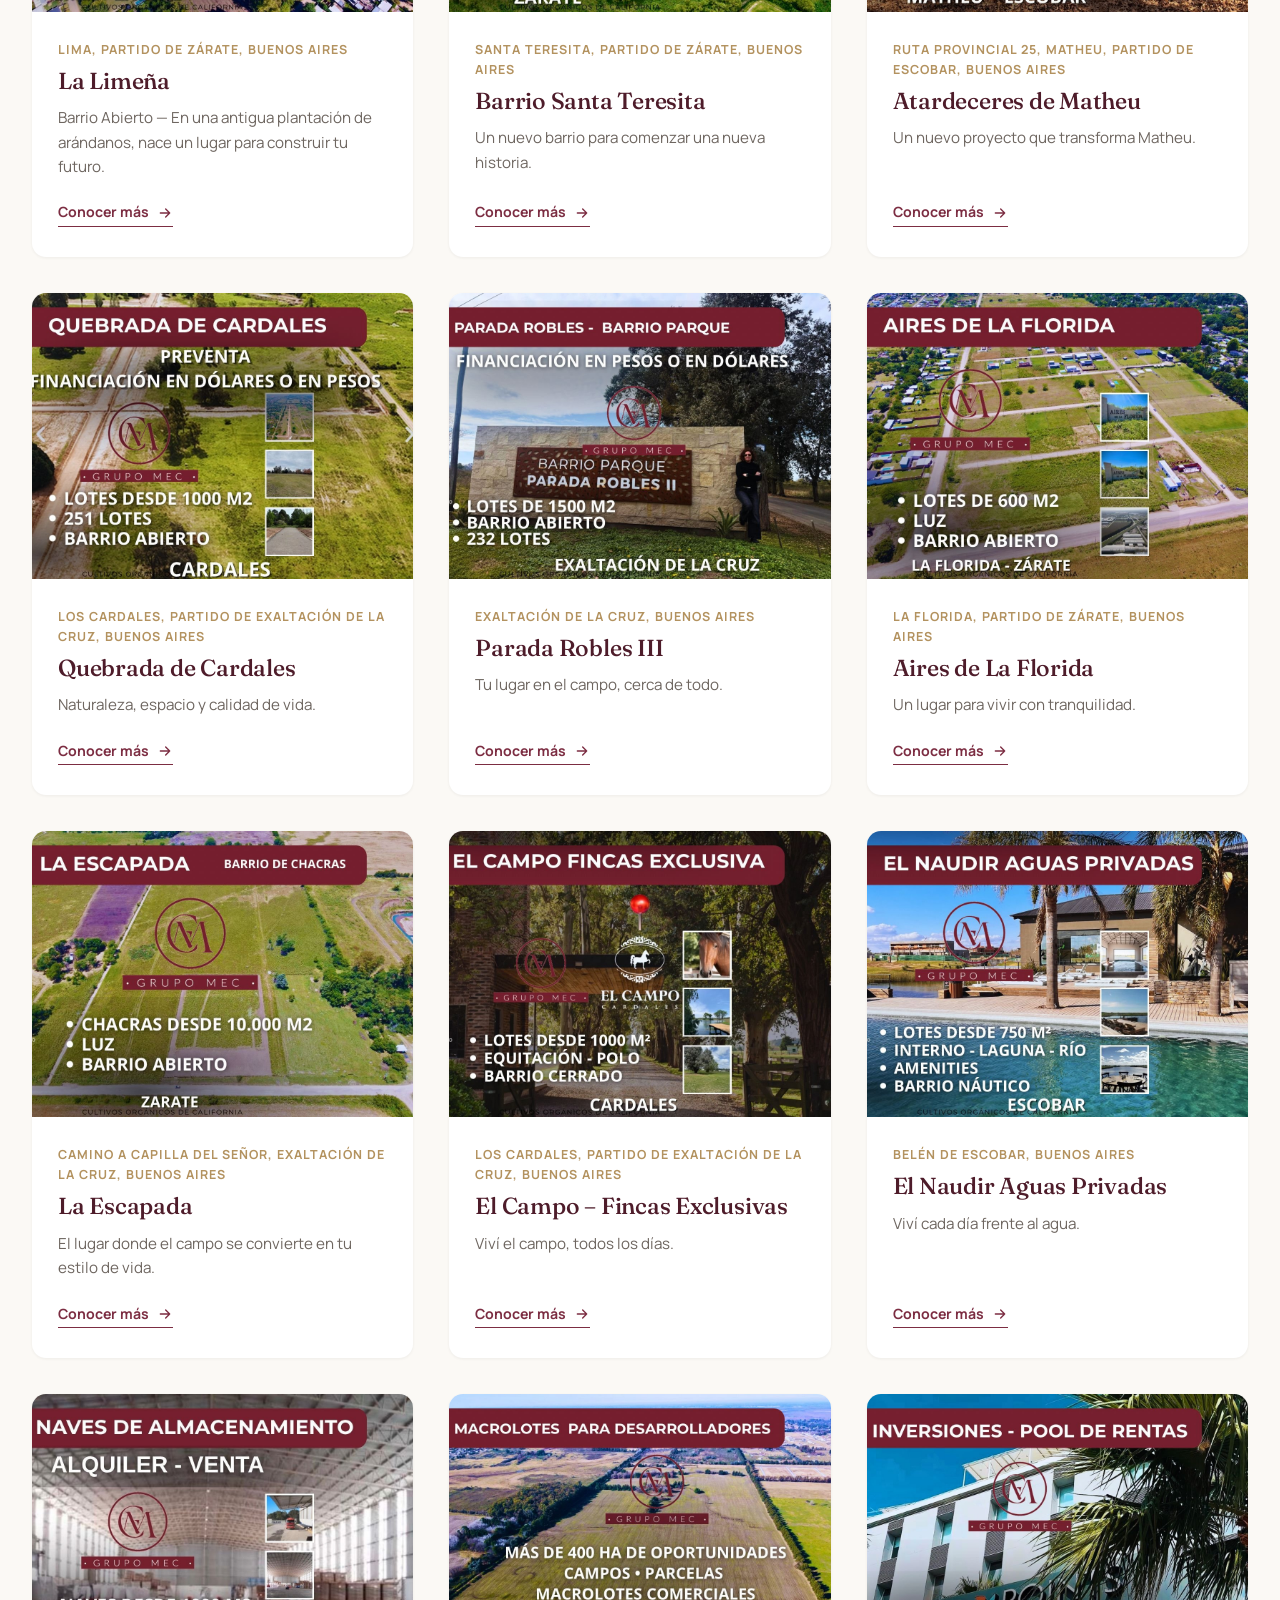
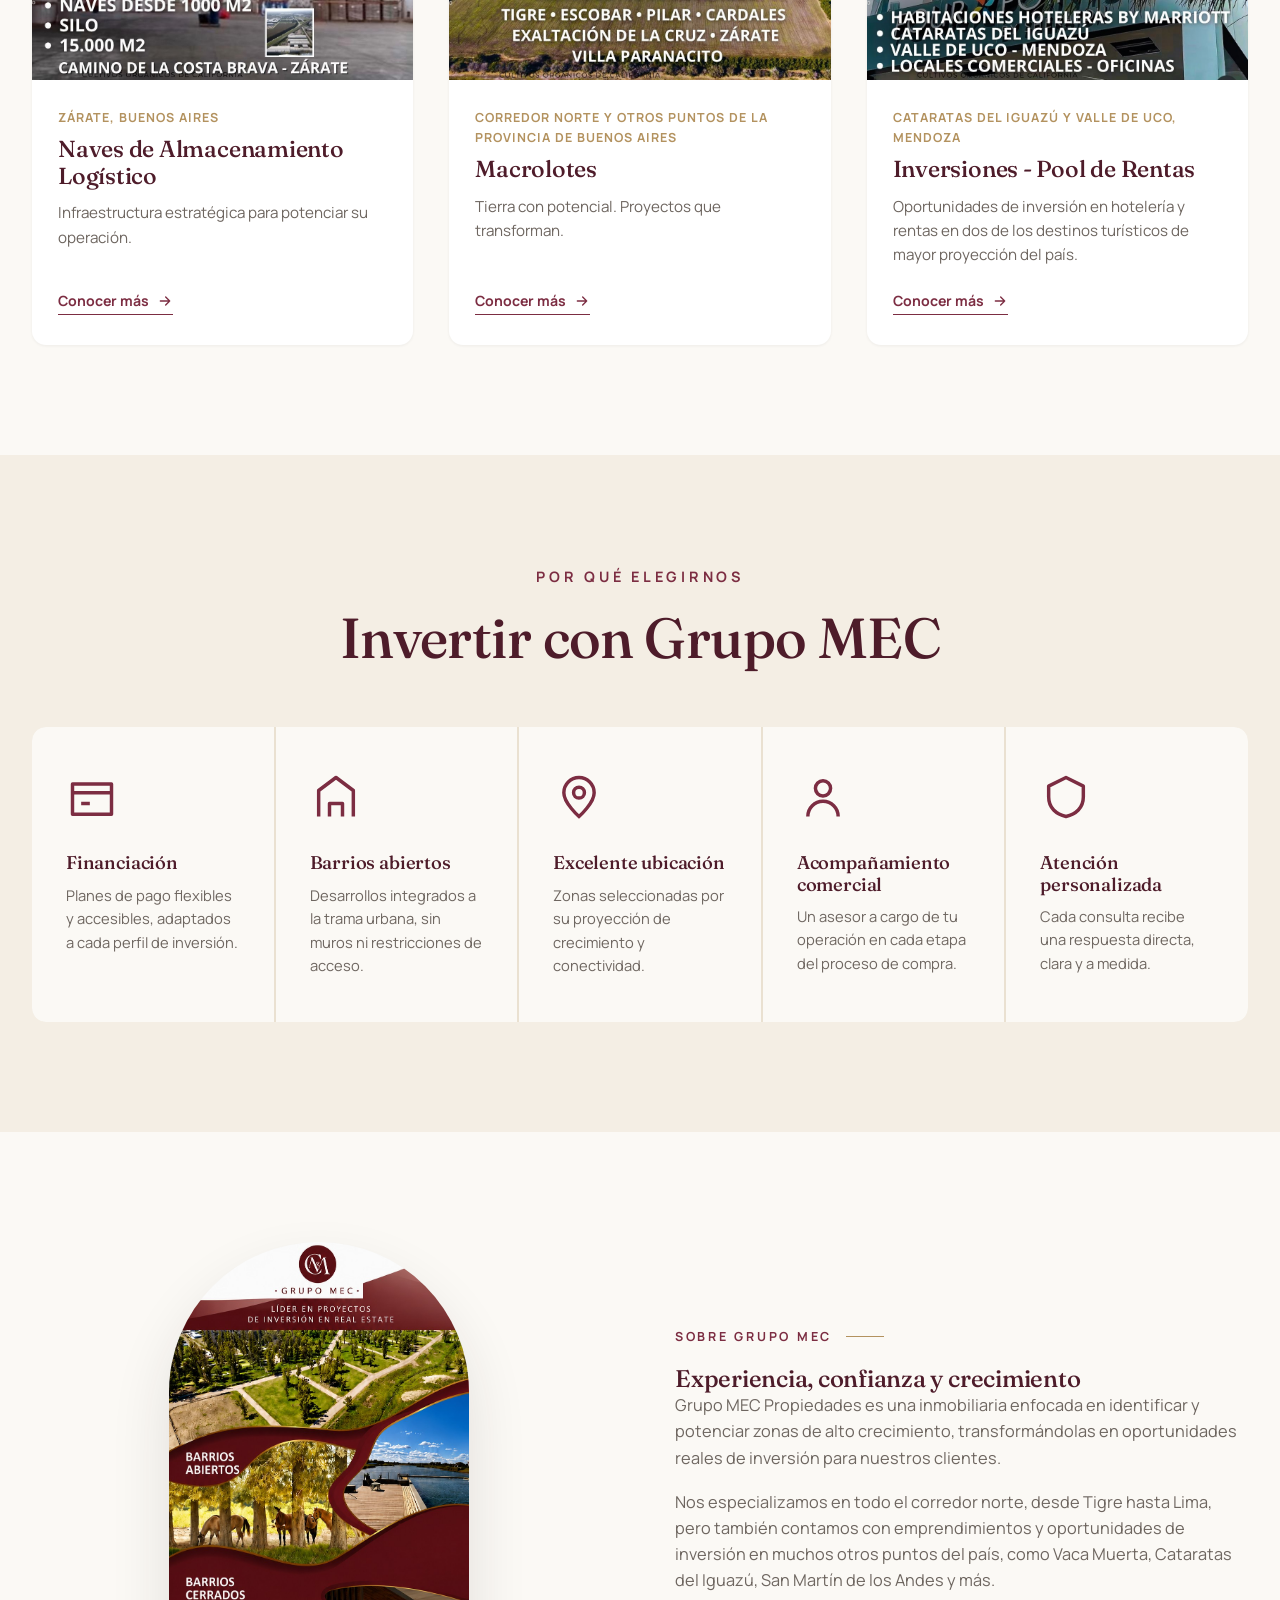
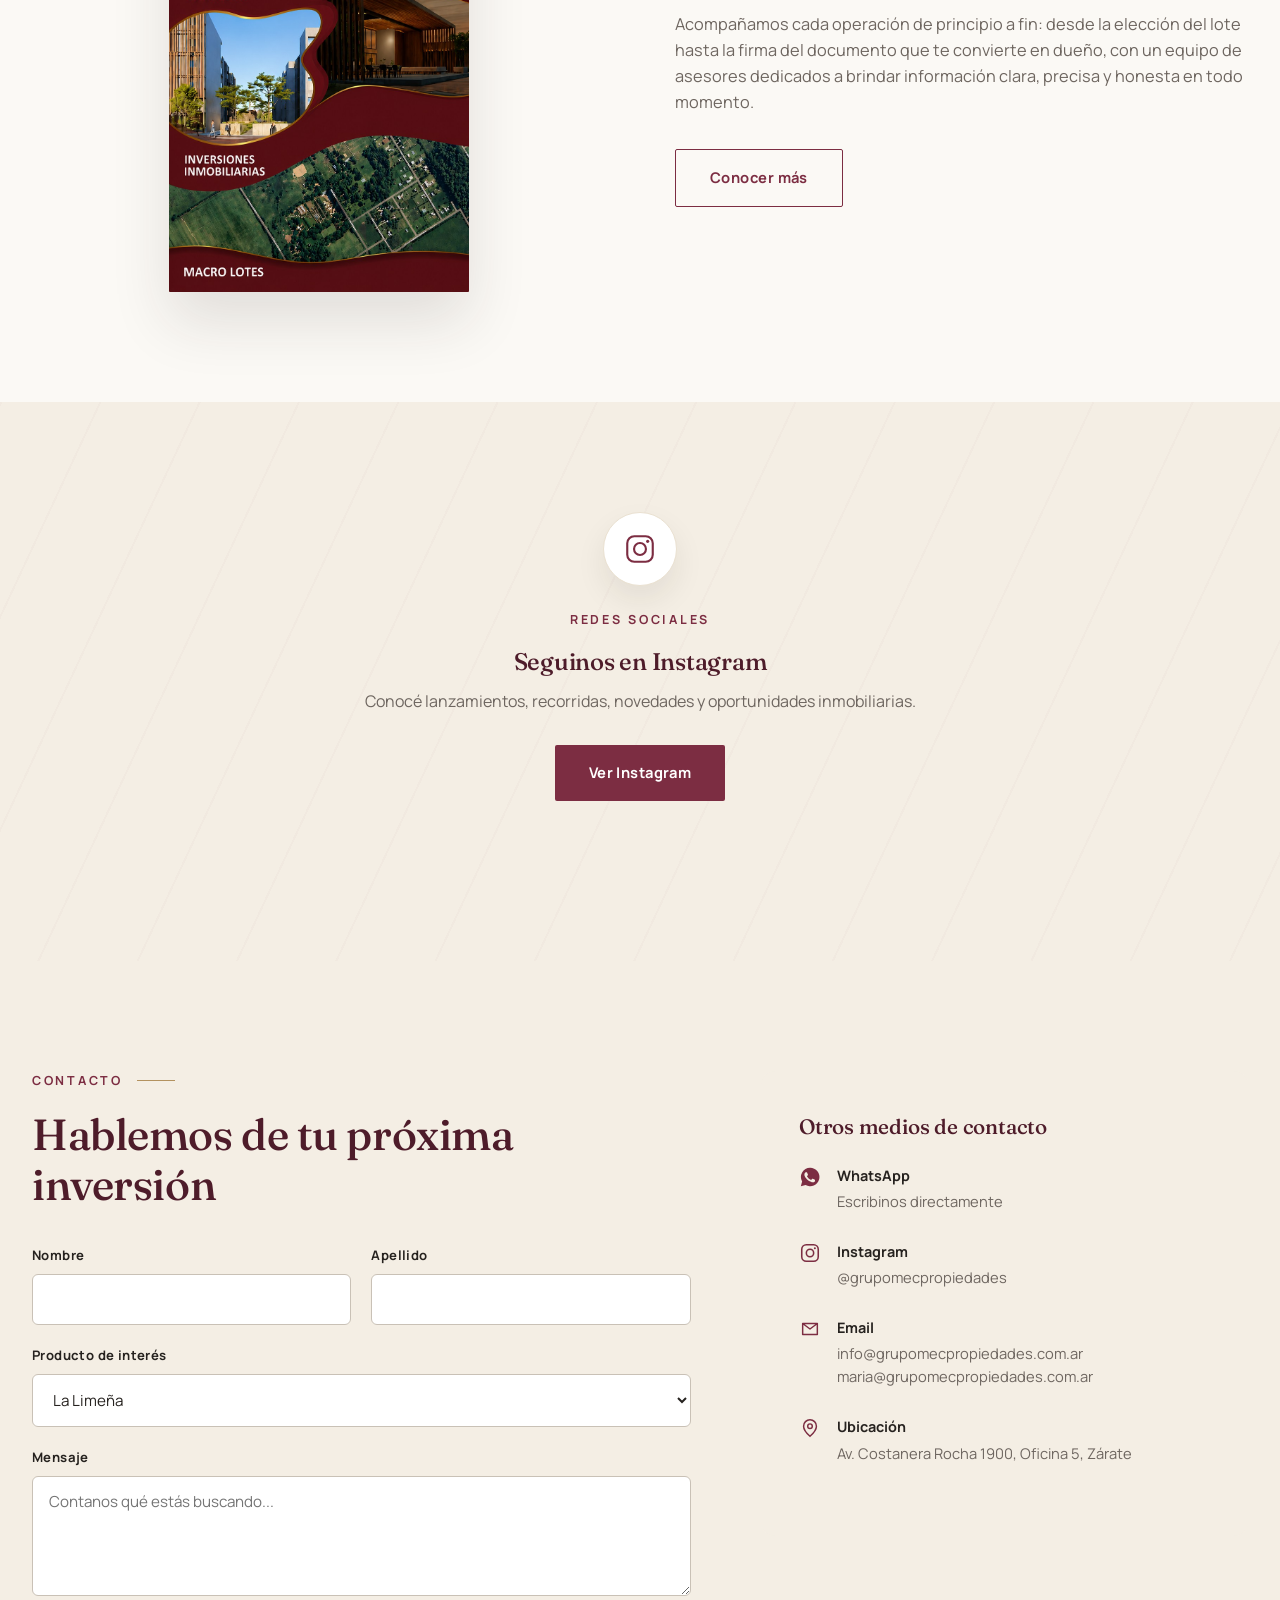
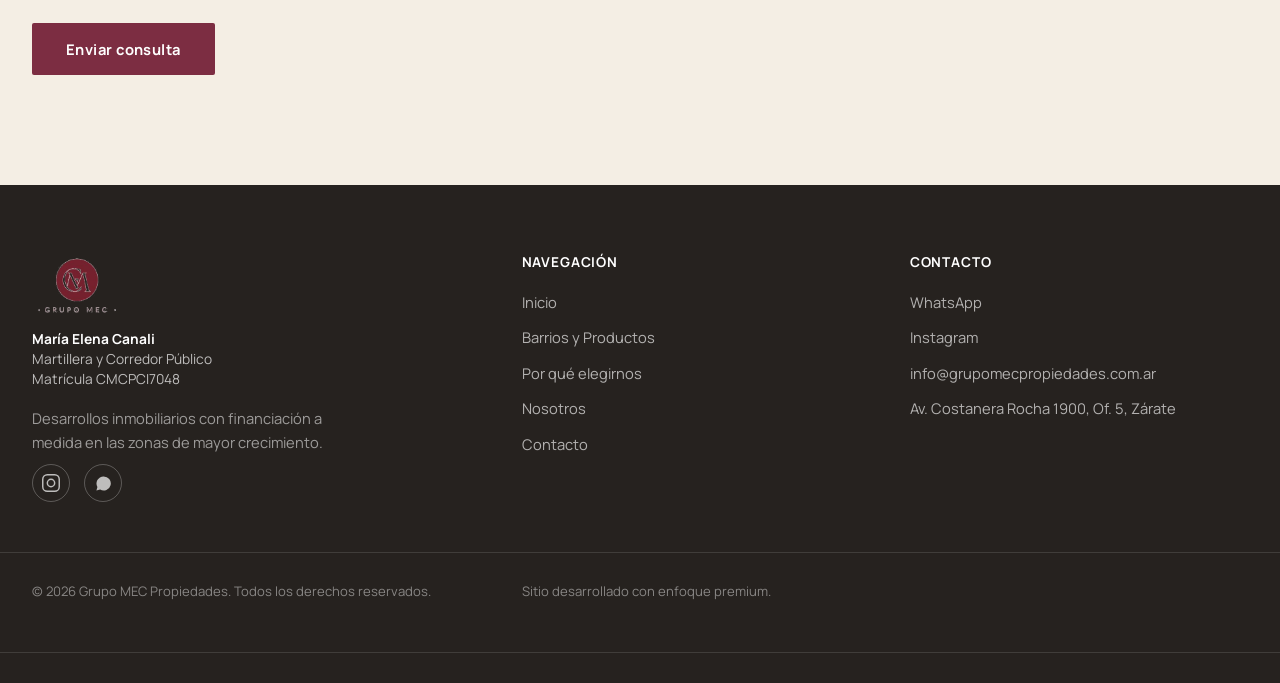
<file: js/index.html>
<!DOCTYPE html>
<html lang="es-AR">
<head>
<meta charset="UTF-8">
<meta name="viewport" content="width=device-width, initial-scale=1.0">
<title>Grupo MEC Propiedades | Desarrollos inmobiliarios con financiación</title>
<meta name="description" content="Grupo MEC Propiedades: barrios abiertos, barrios cerrados, macrolotes y naves industriales con financiación a medida en el corredor norte y otros puntos estratégicos del país. Conocé Barrio Santa Teresita, La Limeña, Quebrada de Cardales y Parada Robles.">

<!-- Open Graph -->
<meta property="og:type" content="website">
<meta property="og:site_name" content="Grupo MEC Propiedades">
<meta property="og:title" content="Grupo MEC Propiedades | Convertite en dueño">
<meta property="og:description" content="Desarrollos inmobiliarios con financiación a medida en las zonas de mayor crecimiento.">
<meta property="og:image" content="images/logo.png">
<meta property="og:locale" content="es_AR">

<link rel="icon" href="images/logo.png">
<link rel="stylesheet" href="css/style.css">
</head>
<body>

<!-- ============ HEADER ============ -->
<header class="header">
  <div class="container">
    <a href="index.html" class="header__logo">
      <img src="images/logo.png" alt="Grupo MEC Propiedades">
      <span class="header__license"><span>María Elena Canali</span><span>Martillera y Corredor Público</span><span>Matrícula CMCPCI7048</span></span>
    </a>

    <nav class="nav">
      <a class="nav__link" href="#inicio">Inicio</a>
      <a class="nav__link" href="#barrios">Barrios y Productos</a>
      <a class="nav__link" href="#beneficios">Por qué elegirnos</a>
      <a class="nav__link" href="#nosotros">Nosotros</a>
      <a class="nav__link" href="#contacto">Contacto</a>
    </nav>

    <div class="header__actions">
      <a class="header__social" href="#" data-instagram aria-label="Instagram de Grupo MEC">
        <svg width="26" height="26" viewBox="0 0 24 24" fill="none"><rect x="3" y="3" width="18" height="18" rx="5" stroke="currentColor" stroke-width="1.6"/><circle cx="12" cy="12" r="4" stroke="currentColor" stroke-width="1.6"/><circle cx="17.3" cy="6.7" r="1.1" fill="currentColor"/></svg>
      </a>
      <a class="btn btn--ghost" href="#" data-wsp>Consultar por WhatsApp</a>
    </div>

    <button class="menu-toggle" aria-label="Abrir menú">
      <span></span><span></span><span></span>
    </button>
  </div>

  <nav class="nav-mobile">
    <a href="#inicio">Inicio</a>
    <a href="#barrios">Barrios y Productos</a>
    <a href="#beneficios">Por qué elegirnos</a>
    <a href="#nosotros">Nosotros</a>
    <a href="#contacto">Contacto</a>
    <a class="btn btn--primary" href="#" data-wsp>Consultar por WhatsApp</a>
    <a href="#" data-instagram aria-label="Instagram de Grupo MEC" style="font-size:1rem;">Seguinos en Instagram</a>
    <span class="nav-mobile__license"><span>María Elena Canali</span><span>Martillera y Corredor Público</span><span>Matrícula CMCPCI7048</span></span>
  </nav>
</header>

<!-- ============ HERO ============ -->
<section class="hero" id="inicio">
  <div class="container">
    <div class="hero__content">
      <span class="hero__eyebrow">Grupo MEC Propiedades</span>
      <h1>Convertite en <em>dueño.</em></h1>
      <p>Desarrollos inmobiliarios con financiación a medida en las zonas de mayor crecimiento.</p>
      <div class="hero__actions">
        <a class="btn btn--primary" href="#barrios">Ver barrios y productos</a>
        <a class="btn btn--outline" href="#" data-wsp>Hablar por WhatsApp</a>
      </div>
    </div>
    <div class="hero__media" role="img" aria-label="Familia caminando hacia su futuro terreno con Grupo MEC Propiedades" style="background-image:url('images/hero-portada.jpg');background-size:cover;background-position:center;"></div>
  </div>
  <div class="scroll-cue">
    <span>Scroll</span>
    <div class="scroll-cue__line"></div>
  </div>
</section>

<!-- ============ EMPRENDIMIENTOS ============ -->
<section class="section" id="barrios">
  <div class="container">
    <div class="section-head reveal">
      <div class="eyebrow">Nuestros desarrollos</div>
      <h2>Barrios y Productos Inmobiliarios</h2>
      <p>No sólo vendemos barrios abiertos: también ofrecemos barrios cerrados, macrolotes y naves industriales en las zonas de mayor crecimiento del país.</p>
    </div>
    <div class="dev-grid" data-dev-grid></div>
  </div>
</section>

<!-- ============ BENEFICIOS ============ -->
<section class="section section--alt" id="beneficios">
  <div class="container">
    <div class="section-head center section-head--lg reveal" style="margin-left:auto;margin-right:auto">
      <div class="eyebrow">Por qué elegirnos</div>
      <h2>Invertir con Grupo MEC</h2>
    </div>

    <div class="benefits reveal">
      <div class="benefit">
        <svg class="benefit__icon" viewBox="0 0 24 24" fill="none"><path d="M3 10h18M7 15h4M3 6h18v14H3V6z" stroke="currentColor" stroke-width="1.6" stroke-linejoin="round"/></svg>
        <h3>Financiación</h3>
        <p>Planes de pago flexibles y accesibles, adaptados a cada perfil de inversión.</p>
      </div>
      <div class="benefit">
        <svg class="benefit__icon" viewBox="0 0 24 24" fill="none"><path d="M4 21V9l8-6 8 6v12M9 21v-6h6v6" stroke="currentColor" stroke-width="1.6" stroke-linejoin="round"/></svg>
        <h3>Barrios abiertos</h3>
        <p>Desarrollos integrados a la trama urbana, sin muros ni restricciones de acceso.</p>
      </div>
      <div class="benefit">
        <svg class="benefit__icon" viewBox="0 0 24 24" fill="none"><path d="M12 21s-7-6.2-7-11a7 7 0 1114 0c0 4.8-7 11-7 11z" stroke="currentColor" stroke-width="1.6"/><circle cx="12" cy="10" r="2.5" stroke="currentColor" stroke-width="1.6"/></svg>
        <h3>Excelente ubicación</h3>
        <p>Zonas seleccionadas por su proyección de crecimiento y conectividad.</p>
      </div>
      <div class="benefit">
        <svg class="benefit__icon" viewBox="0 0 24 24" fill="none"><circle cx="12" cy="8" r="3.5" stroke="currentColor" stroke-width="1.6"/><path d="M5 21c0-3.9 3.1-7 7-7s7 3.1 7 7" stroke="currentColor" stroke-width="1.6"/></svg>
        <h3>Acompañamiento comercial</h3>
        <p>Un asesor a cargo de tu operación en cada etapa del proceso de compra.</p>
      </div>
      <div class="benefit">
        <svg class="benefit__icon" viewBox="0 0 24 24" fill="none"><path d="M12 3l8 4v5c0 5-3.5 8-8 9-4.5-1-8-4-8-9V7l8-4z" stroke="currentColor" stroke-width="1.6" stroke-linejoin="round"/></svg>
        <h3>Atención personalizada</h3>
        <p>Cada consulta recibe una respuesta directa, clara y a medida.</p>
      </div>
    </div>
  </div>
</section>

<!-- ============ NOSOTROS ============ -->
<section class="section" id="nosotros">
  <div class="container about">
    <div class="about__media reveal" style="background-image:url('images/nosotros-grupo-mec.jpg');background-size:cover;background-position:center;" role="img" aria-label="Grupo MEC Propiedades — líder en proyectos de inversión en real estate"></div>
    <div class="about__text reveal">
      <div class="eyebrow">Sobre Grupo MEC</div>
      <h2>Experiencia, confianza y crecimiento</h2>
      <p>Grupo MEC Propiedades es una inmobiliaria enfocada en identificar y potenciar zonas de alto crecimiento, transformándolas en oportunidades reales de inversión para nuestros clientes.</p>
      <p>Nos especializamos en todo el corredor norte, desde Tigre hasta Lima, pero también contamos con emprendimientos y oportunidades de inversión en muchos otros puntos del país, como Vaca Muerta, Cataratas del Iguazú, San Martín de los Andes y más.</p>
      <p>Acompañamos cada operación de principio a fin: desde la elección del lote hasta la firma del documento que te convierte en dueño, con un equipo de asesores dedicados a brindar información clara, precisa y honesta en todo momento.</p>
      <a class="btn btn--outline" href="#contacto">Conocer más</a>
    </div>
  </div>
</section>

<!-- ============ INSTAGRAM ============ -->
<section class="section instagram">
  <div class="container">
    <div class="instagram-head reveal">
      <div class="instagram-icon" aria-hidden="true">
        <svg width="34" height="34" viewBox="0 0 24 24" fill="none"><rect x="3" y="3" width="18" height="18" rx="5" stroke="currentColor" stroke-width="1.5"/><circle cx="12" cy="12" r="4.2" stroke="currentColor" stroke-width="1.5"/><circle cx="17.4" cy="6.6" r="1.1" fill="currentColor"/></svg>
      </div>
      <div class="eyebrow">Redes sociales</div>
      <h2>Seguinos en Instagram</h2>
      <p>Conocé lanzamientos, recorridas, novedades y oportunidades inmobiliarias.</p>
      <a class="btn btn--primary" href="#" data-instagram>Ver Instagram</a>
    </div>
    <!-- Espacio reservado para cargar publicaciones reales del feed de Instagram
         (por ejemplo mediante la API de Instagram Graph o un servicio como SnapWidget/Elfsight) -->
  </div>
</section>

<!-- ============ CONTACTO ============ -->
<section class="section section--alt" id="contacto">
  <div class="container contact">
    <div class="reveal">
      <div class="eyebrow">Contacto</div>
      <h2 style="font-size:clamp(2rem,3.4vw,2.8rem);margin-bottom:36px;">Hablemos de tu próxima inversión</h2>

      <form data-contact-form>
        <div class="form-row">
          <div class="field">
            <label for="nombre">Nombre</label>
            <input type="text" id="nombre" name="nombre" required>
          </div>
          <div class="field">
            <label for="apellido">Apellido</label>
            <input type="text" id="apellido" name="apellido" required>
          </div>
        </div>
        <div class="field">
          <label for="producto">Producto de interés</label>
          <select id="producto" name="producto" data-product-select>
            <option value="Aún no lo sé">Aún no lo sé</option>
          </select>
        </div>
        <div class="field">
          <label for="mensaje">Mensaje</label>
          <textarea id="mensaje" name="mensaje" placeholder="Contanos qué estás buscando..."></textarea>
        </div>
        <button type="submit" class="btn btn--primary">Enviar consulta</button>
        <p class="form-msg"></p>
      </form>
    </div>

    <div class="reveal">
      <div class="contact-side">
        <h3>Otros medios de contacto</h3>
        <div class="contact-item">
          <svg viewBox="0 0 24 24" fill="currentColor"><path d="M12 2a10 10 0 00-8.6 15L2 22l5.2-1.4A10 10 0 1012 2zm5.7 14.3c-.2.7-1.4 1.3-2 1.4-.5.1-1.1.1-1.8-.1-.4-.1-1-.3-1.7-.6-3-1.3-4.9-4.3-5.1-4.5-.1-.2-1.2-1.6-1.2-3 0-1.4.7-2.1 1-2.4.3-.3.6-.3.8-.3h.6c.2 0 .4 0 .6.5.2.5.8 1.9.8 2 .1.2.1.3 0 .5-.1.2-.2.3-.3.5l-.5.5c-.2.2-.3.3-.1.6.2.3.8 1.3 1.7 2.1 1.2 1 2.2 1.4 2.5 1.5.3.1.4.1.6-.1l.8-.9c.2-.3.4-.2.7-.1l1.8.9c.2.1.4.2.5.3.1.2.1.9-.1 1.6z"/></svg>
          <div>
            <strong>WhatsApp</strong>
            <a href="#" data-wsp>Escribinos directamente</a>
          </div>
        </div>
        <div class="contact-item">
          <svg viewBox="0 0 24 24" fill="none"><rect x="3" y="3" width="18" height="18" rx="5" stroke="currentColor" stroke-width="1.7"/><circle cx="12" cy="12" r="4" stroke="currentColor" stroke-width="1.7"/><circle cx="17.3" cy="6.7" r="1.1" fill="currentColor"/></svg>
          <div>
            <strong>Instagram</strong>
            <a href="#" data-instagram>@grupomecpropiedades</a>
          </div>
        </div>
        <div class="contact-item">
          <svg viewBox="0 0 24 24" fill="none"><path d="M4 6l8 6 8-6M4 6h16v12H4V6z" stroke="currentColor" stroke-width="1.6" stroke-linejoin="round"/></svg>
          <div>
            <strong>Email</strong>
            <a href="mailto:info@grupomecpropiedades.com.ar">info@grupomecpropiedades.com.ar</a>
            <a href="mailto:maria@grupomecpropiedades.com.ar">maria@grupomecpropiedades.com.ar</a>
          </div>
        </div>
        <div class="contact-item">
          <svg viewBox="0 0 24 24" fill="none"><path d="M12 21s-7-6.2-7-11a7 7 0 1114 0c0 4.8-7 11-7 11z" stroke="currentColor" stroke-width="1.6"/><circle cx="12" cy="10" r="2.5" stroke="currentColor" stroke-width="1.6"/></svg>
          <div>
            <strong>Ubicación</strong>
            <span>Av. Costanera Rocha 1900, Oficina 5, Zárate</span>
          </div>
        </div>
      </div>
    </div>
  </div>
</section>

<!-- ============ FOOTER ============ -->
<footer class="footer">
  <div class="container">
    <div class="footer__brand">
      <img src="images/logo.png" alt="Grupo MEC Propiedades">
      <span class="footer__license"><span>María Elena Canali</span><span>Martillera y Corredor Público</span><span>Matrícula CMCPCI7048</span></span>
      <p>Desarrollos inmobiliarios con financiación a medida en las zonas de mayor crecimiento.</p>
      <div class="footer__social">
        <a href="#" data-instagram aria-label="Instagram">
          <svg width="22" height="22" viewBox="0 0 24 24" fill="none"><rect x="3" y="3" width="18" height="18" rx="5" stroke="currentColor" stroke-width="1.6"/><circle cx="12" cy="12" r="4" stroke="currentColor" stroke-width="1.6"/></svg>
        </a>
        <a href="#" data-wsp aria-label="WhatsApp">
          <svg width="17" height="17" viewBox="0 0 24 24" fill="currentColor"><path d="M12 2a10 10 0 00-8.6 15L2 22l5.2-1.4A10 10 0 1012 2z"/></svg>
        </a>
      </div>
    </div>
    <div class="footer__col">
      <h4>Navegación</h4>
      <a href="#inicio">Inicio</a>
      <a href="#barrios">Barrios y Productos</a>
      <a href="#beneficios">Por qué elegirnos</a>
      <a href="#nosotros">Nosotros</a>
      <a href="#contacto">Contacto</a>
    </div>
    <div class="footer__col">
      <h4>Contacto</h4>
      <a href="#" data-wsp>WhatsApp</a>
      <a href="#" data-instagram>Instagram</a>
      <a href="mailto:info@grupomecpropiedades.com.ar">info@grupomecpropiedades.com.ar</a>
      <span style="display:block;font-size:.92rem;color:rgba(255,255,255,.65)">Av. Costanera Rocha 1900, Of. 5, Zárate</span>
    </div>
  </div>
  <div class="container footer__bottom">
    <span>© 2026 Grupo MEC Propiedades. Todos los derechos reservados.</span>
    <span>Sitio desarrollado con enfoque premium.</span>
  </div>
</footer>

<div class="wsp-widget">
  <a class="wsp-float" href="#" data-wsp aria-label="Hablar por WhatsApp">
    <svg viewBox="0 0 24 24" fill="currentColor"><path d="M12 2a10 10 0 00-8.6 15L2 22l5.2-1.4A10 10 0 1012 2zm5.7 14.3c-.2.7-1.4 1.3-2 1.4-.5.1-1.1.1-1.8-.1-.4-.1-1-.3-1.7-.6-3-1.3-4.9-4.3-5.1-4.5-.1-.2-1.2-1.6-1.2-3 0-1.4.7-2.1 1-2.4.3-.3.6-.3.8-.3h.6c.2 0 .4 0 .6.5.2.5.8 1.9.8 2 .1.2.1.3 0 .5-.1.2-.2.3-.3.5l-.5.5c-.2.2-.3.3-.1.6.2.3.8 1.3 1.7 2.1 1.2 1 2.2 1.4 2.5 1.5.3.1.4.1.6-.1l.8-.9c.2-.3.4-.2.7-.1l1.8.9c.2.1.4.2.5.3.1.2.1.9-.1 1.6z"/></svg>
  </a>
</div>

<script src="js/data.js"></script>
<script src="js/main.js"></script>
</body>
</html>
</file>
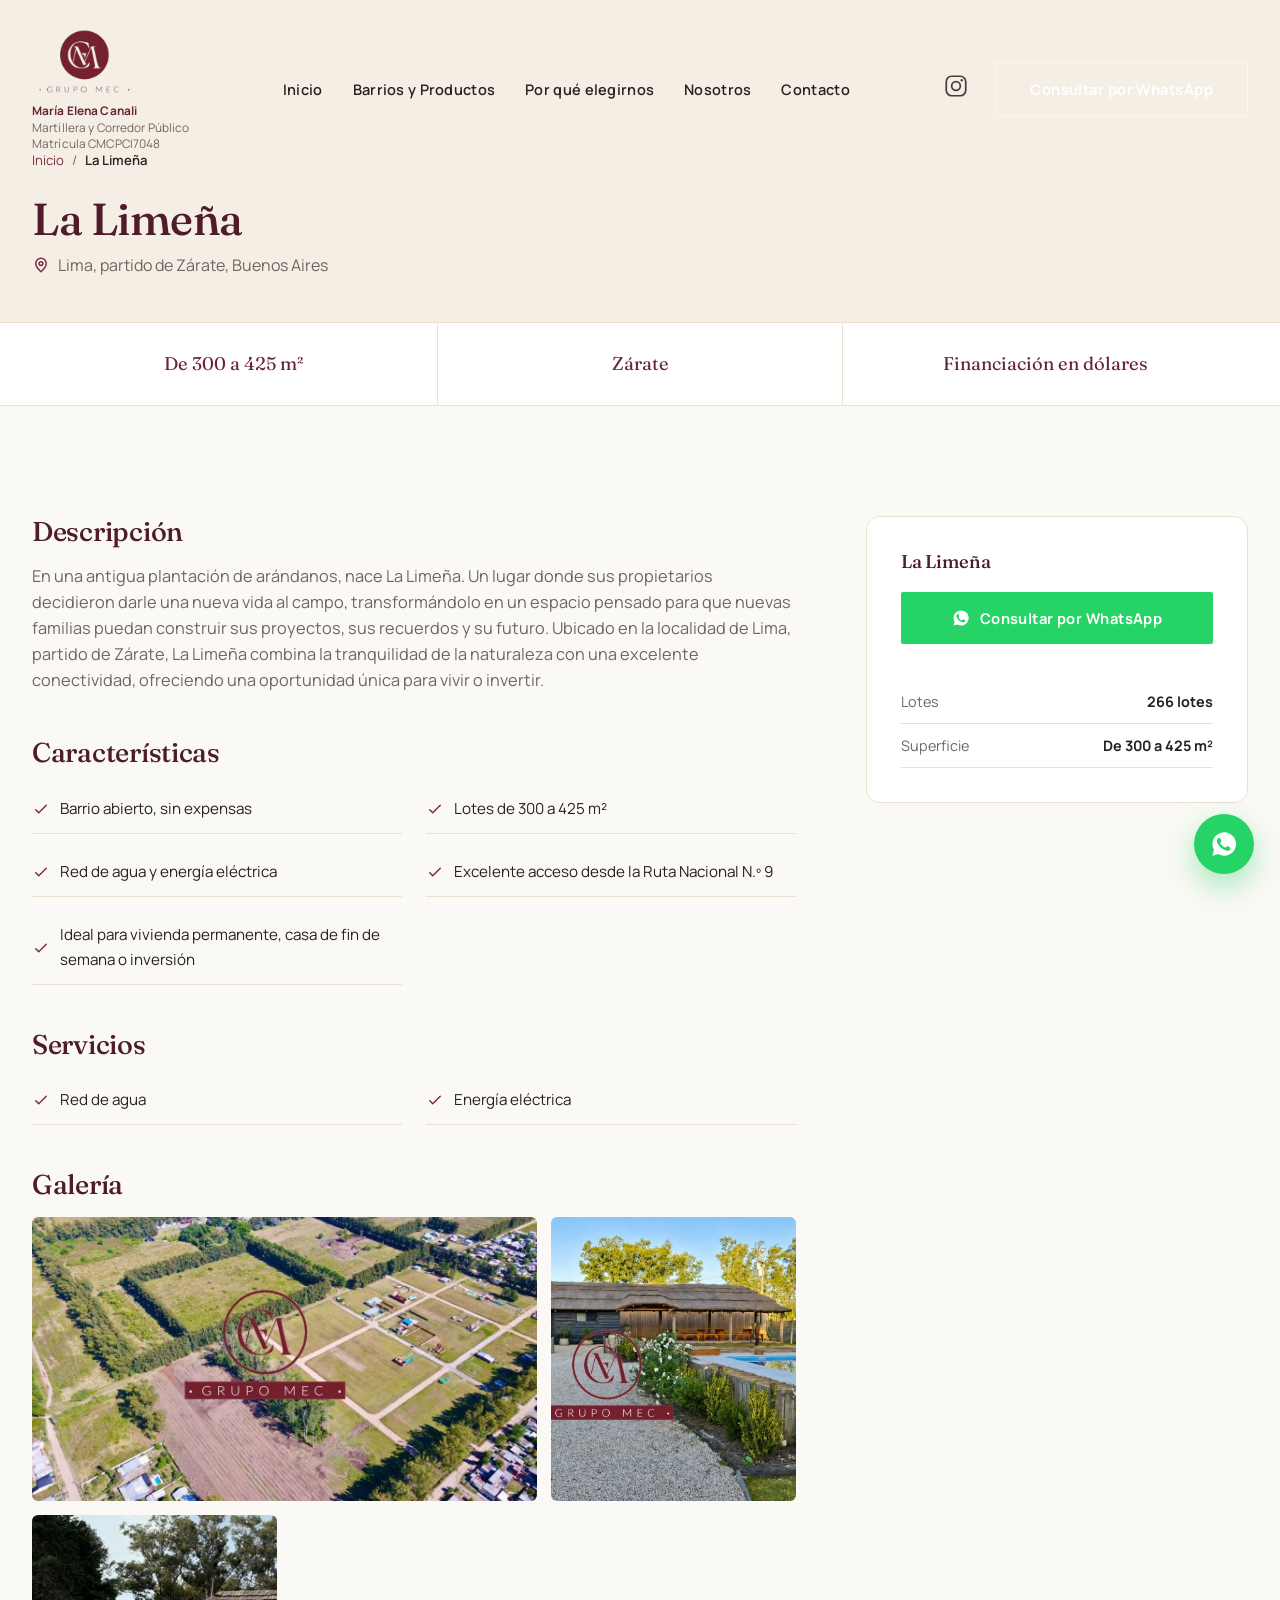
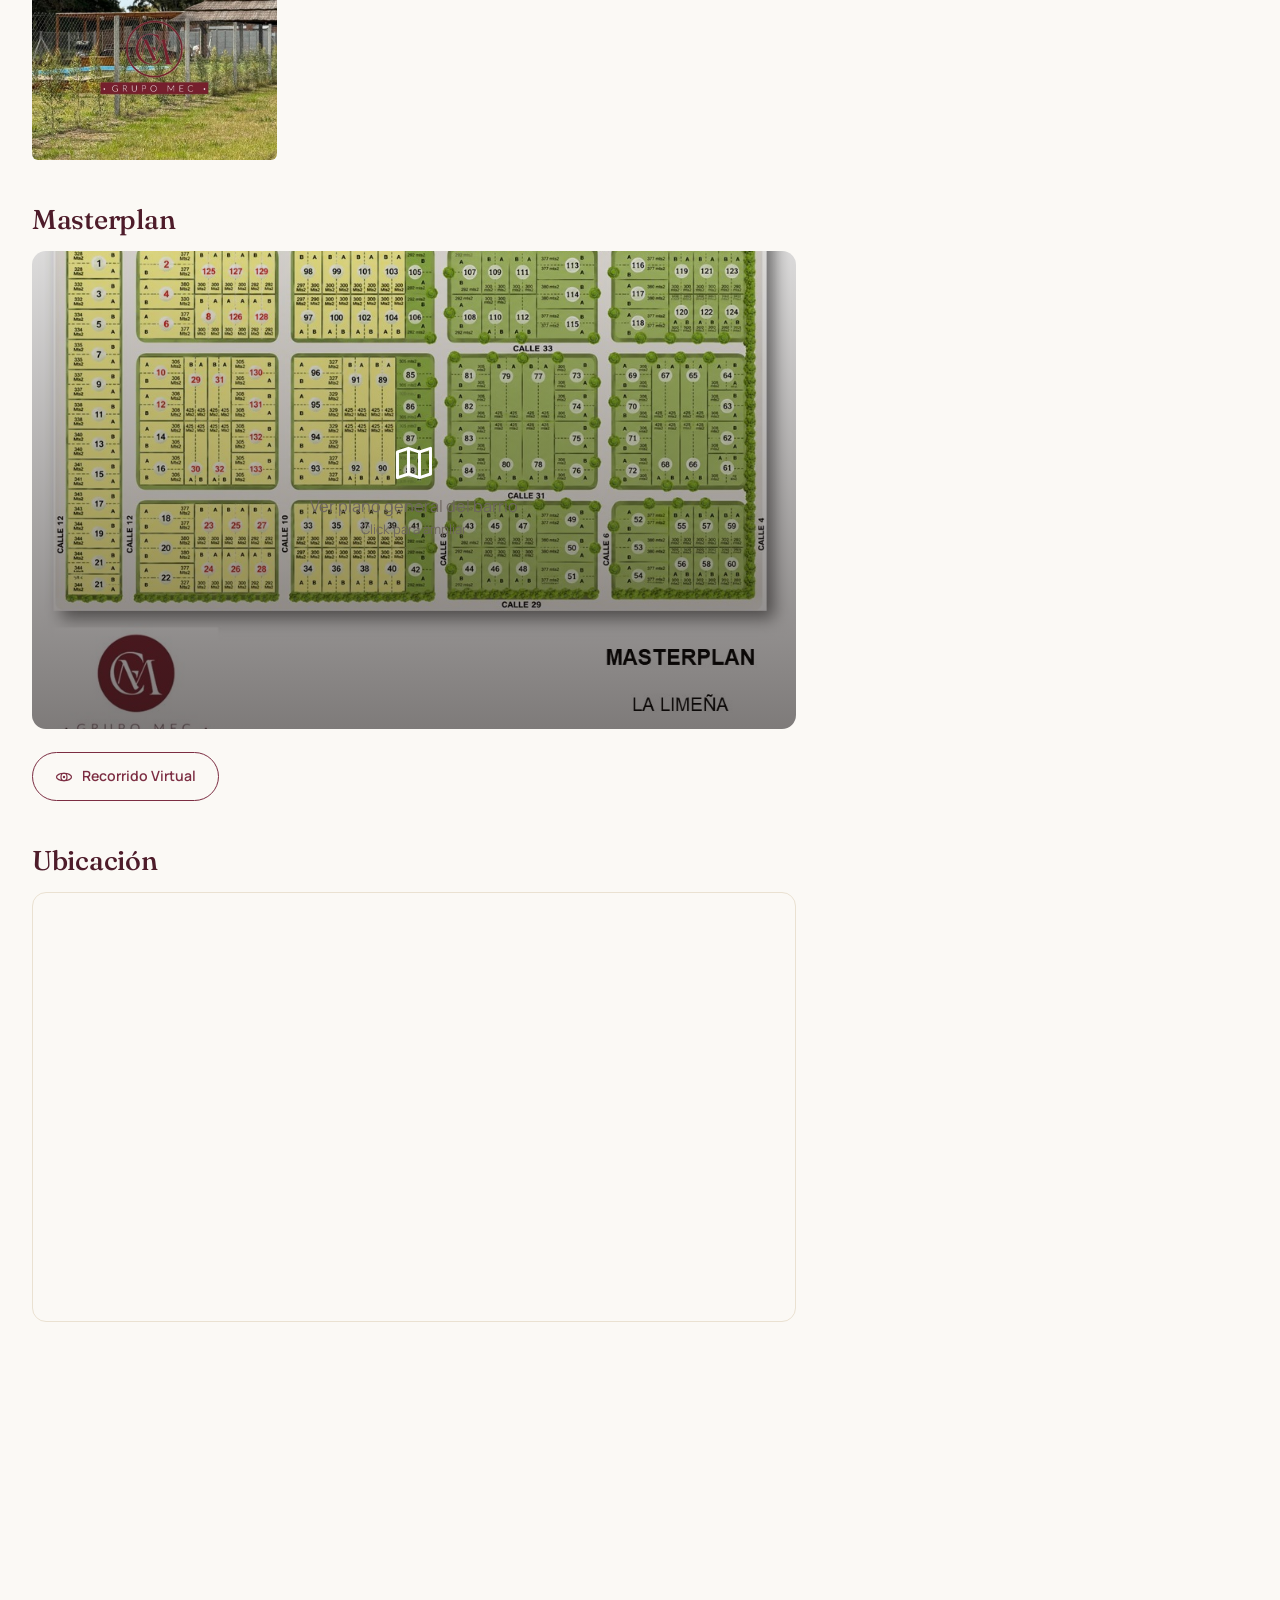
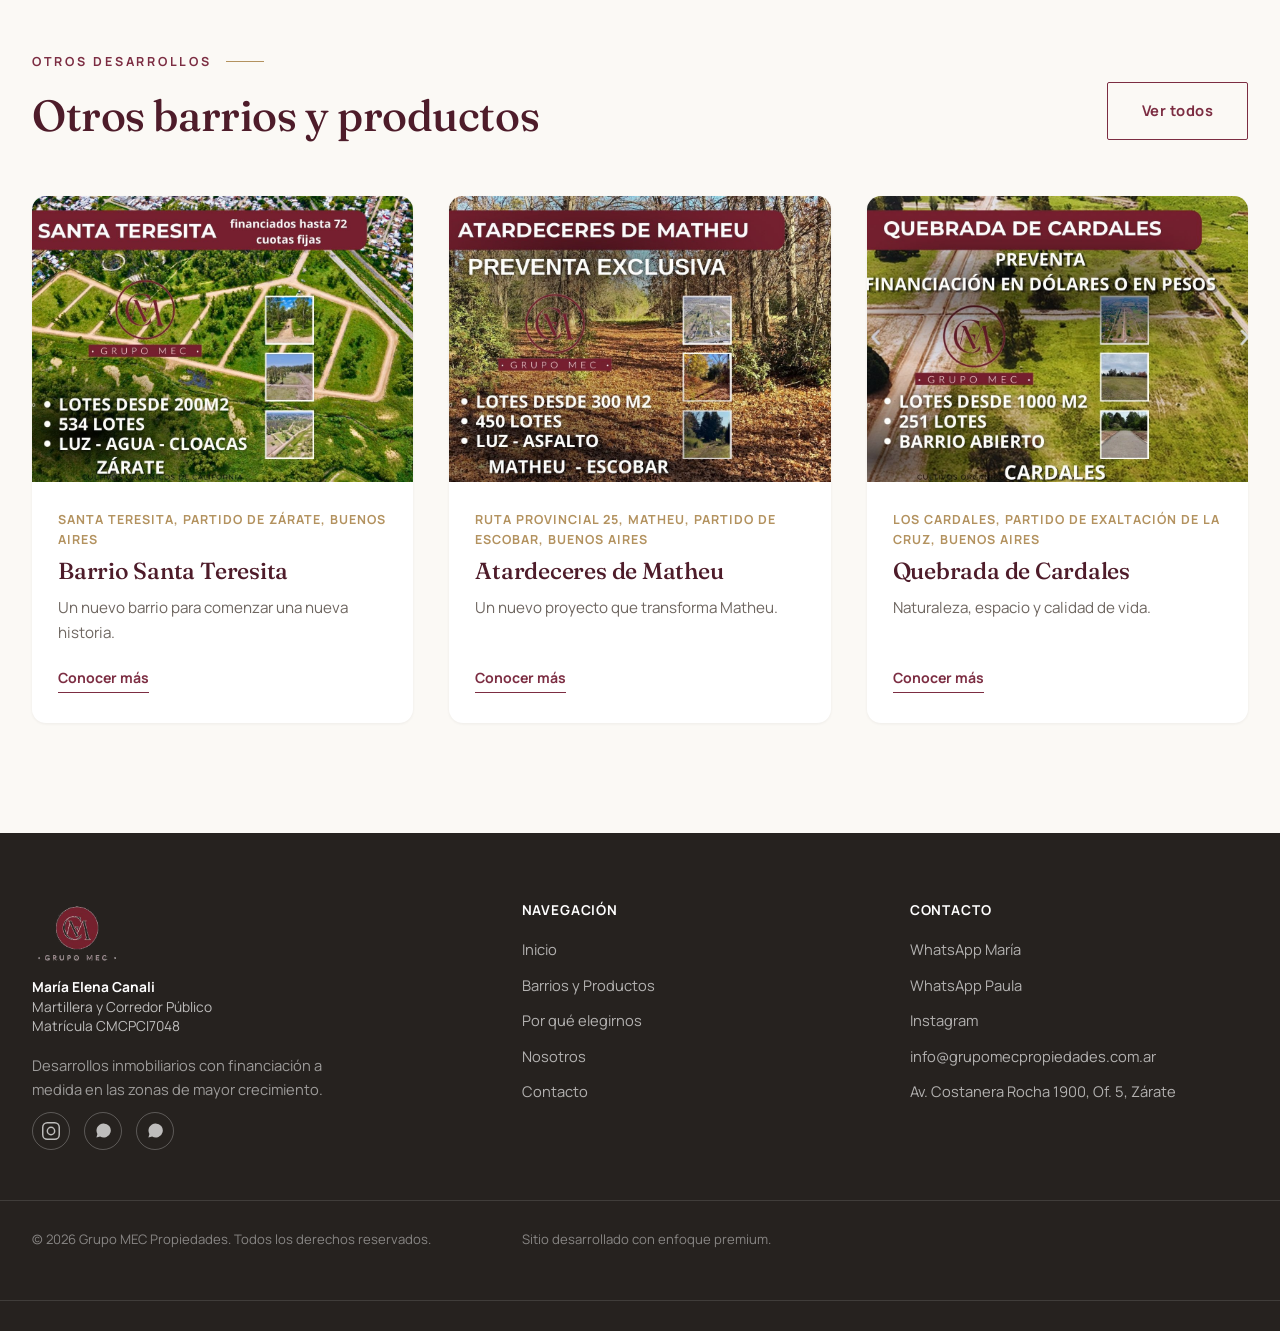
<file: emprendimiento.html>
<!DOCTYPE html>
<html lang="es-AR">
<head>
<meta charset="UTF-8">
<meta name="viewport" content="width=device-width, initial-scale=1.0">
<title>Emprendimiento | Grupo MEC Propiedades</title>
<meta name="description" content="Conocé en detalle este emprendimiento de Grupo MEC Propiedades: ubicación, características, servicios y financiación disponible.">
<meta property="og:type" content="website">
<meta property="og:site_name" content="Grupo MEC Propiedades">
<link rel="icon" href="images/logo.png">
<link rel="stylesheet" href="css/style.css">
<link rel="stylesheet" href="js/vendor/leaflet/leaflet.css">
</head>
<body>

<!-- ============ HEADER ============ -->
<header class="header">
  <div class="container">
    <a href="index.html" class="header__logo">
      <img src="images/logo.png" alt="Grupo MEC Propiedades">
      <span class="header__license"><span>María Elena Canali</span><span>Martillera y Corredor Público</span><span>Matrícula CMCPCI7048</span></span>
    </a>

    <nav class="nav">
      <a class="nav__link" href="index.html#inicio">Inicio</a>
      <a class="nav__link" href="index.html#barrios">Barrios y Productos</a>
      <a class="nav__link" href="index.html#beneficios">Por qué elegirnos</a>
      <a class="nav__link" href="index.html#nosotros">Nosotros</a>
      <a class="nav__link" href="index.html#contacto">Contacto</a>
    </nav>

    <div class="header__actions">
      <a class="header__social" href="#" data-instagram aria-label="Instagram de Grupo MEC">
        <svg width="26" height="26" viewBox="0 0 24 24" fill="none"><rect x="3" y="3" width="18" height="18" rx="5" stroke="currentColor" stroke-width="1.6"/><circle cx="12" cy="12" r="4" stroke="currentColor" stroke-width="1.6"/><circle cx="17.3" cy="6.7" r="1.1" fill="currentColor"/></svg>
      </a>
      <div class="wsp-picker-wrap">
        <button class="btn btn--ghost" type="button" data-wsp-toggle>Consultar por WhatsApp</button>
        <div class="wsp-picker">
          <a href="#" data-wsp data-wsp-agent="maria">
            <svg viewBox="0 0 24 24" fill="currentColor"><path d="M12 2a10 10 0 00-8.6 15L2 22l5.2-1.4A10 10 0 1012 2zm5.7 14.3c-.2.7-1.4 1.3-2 1.4-.5.1-1.1.1-1.8-.1-.4-.1-1-.3-1.7-.6-3-1.3-4.9-4.3-5.1-4.5-.1-.2-1.2-1.6-1.2-3 0-1.4.7-2.1 1-2.4.3-.3.6-.3.8-.3h.6c.2 0 .4 0 .6.5.2.5.8 1.9.8 2 .1.2.1.3 0 .5-.1.2-.2.3-.3.5l-.5.5c-.2.2-.3.3-.1.6.2.3.8 1.3 1.7 2.1 1.2 1 2.2 1.4 2.5 1.5.3.1.4.1.6-.1l.8-.9c.2-.3.4-.2.7-.1l1.8.9c.2.1.4.2.5.3.1.2.1.9-.1 1.6z"/></svg>
            María Elena Canali
          </a>
          <a href="#" data-wsp data-wsp-agent="paula">
            <svg viewBox="0 0 24 24" fill="currentColor"><path d="M12 2a10 10 0 00-8.6 15L2 22l5.2-1.4A10 10 0 1012 2zm5.7 14.3c-.2.7-1.4 1.3-2 1.4-.5.1-1.1.1-1.8-.1-.4-.1-1-.3-1.7-.6-3-1.3-4.9-4.3-5.1-4.5-.1-.2-1.2-1.6-1.2-3 0-1.4.7-2.1 1-2.4.3-.3.6-.3.8-.3h.6c.2 0 .4 0 .6.5.2.5.8 1.9.8 2 .1.2.1.3 0 .5-.1.2-.2.3-.3.5l-.5.5c-.2.2-.3.3-.1.6.2.3.8 1.3 1.7 2.1 1.2 1 2.2 1.4 2.5 1.5.3.1.4.1.6-.1l.8-.9c.2-.3.4-.2.7-.1l1.8.9c.2.1.4.2.5.3.1.2.1.9-.1 1.6z"/></svg>
            Paula
          </a>
        </div>
      </div>
    </div>

    <button class="menu-toggle" aria-label="Abrir menú">
      <span></span><span></span><span></span>
    </button>
  </div>

  <nav class="nav-mobile">
    <a href="index.html#inicio">Inicio</a>
    <a href="index.html#barrios">Barrios y Productos</a>
    <a href="index.html#beneficios">Por qué elegirnos</a>
    <a href="index.html#nosotros">Nosotros</a>
    <a href="index.html#contacto">Contacto</a>
    <a class="btn btn--primary" href="#" data-wsp data-wsp-agent="maria">Hablar con María</a>
    <a class="btn btn--primary" href="#" data-wsp data-wsp-agent="paula">Hablar con Paula</a>
    <span class="nav-mobile__license"><span>María Elena Canali</span><span>Martillera y Corredor Público</span><span>Matrícula CMCPCI7048</span></span>
  </nav>
</header>

<!-- Contenido poblado dinámicamente según ?id= en la URL (ver js/main.js) -->
<main data-dev-detail></main>

<section class="section related">
  <div class="container" data-dev-related></div>
</section>

<!-- ============ FOOTER ============ -->
<footer class="footer">
  <div class="container">
    <div class="footer__brand">
      <img src="images/logo.png" alt="Grupo MEC Propiedades">
      <span class="footer__license"><span>María Elena Canali</span><span>Martillera y Corredor Público</span><span>Matrícula CMCPCI7048</span></span>
      <p>Desarrollos inmobiliarios con financiación a medida en las zonas de mayor crecimiento.</p>
      <div class="footer__social">
        <a href="#" data-instagram aria-label="Instagram">
          <svg width="22" height="22" viewBox="0 0 24 24" fill="none"><rect x="3" y="3" width="18" height="18" rx="5" stroke="currentColor" stroke-width="1.6"/><circle cx="12" cy="12" r="4" stroke="currentColor" stroke-width="1.6"/></svg>
        </a>
        <a href="#" data-wsp data-wsp-agent="maria" aria-label="WhatsApp de María">
          <svg width="17" height="17" viewBox="0 0 24 24" fill="currentColor"><path d="M12 2a10 10 0 00-8.6 15L2 22l5.2-1.4A10 10 0 1012 2z"/></svg>
        </a>
        <a href="#" data-wsp data-wsp-agent="paula" aria-label="WhatsApp de Paula">
          <svg width="17" height="17" viewBox="0 0 24 24" fill="currentColor"><path d="M12 2a10 10 0 00-8.6 15L2 22l5.2-1.4A10 10 0 1012 2z"/></svg>
        </a>
      </div>
    </div>
    <div class="footer__col">
      <h4>Navegación</h4>
      <a href="index.html#inicio">Inicio</a>
      <a href="index.html#barrios">Barrios y Productos</a>
      <a href="index.html#beneficios">Por qué elegirnos</a>
      <a href="index.html#nosotros">Nosotros</a>
      <a href="index.html#contacto">Contacto</a>
    </div>
    <div class="footer__col">
      <h4>Contacto</h4>
      <a href="#" data-wsp data-wsp-agent="maria">WhatsApp María</a>
      <a href="#" data-wsp data-wsp-agent="paula">WhatsApp Paula</a>
      <a href="#" data-instagram>Instagram</a>
      <a href="mailto:info@grupomecpropiedades.com.ar">info@grupomecpropiedades.com.ar</a>
      <span style="display:block;font-size:.92rem;color:rgba(255,255,255,.65)">Av. Costanera Rocha 1900, Of. 5, Zárate</span>
    </div>
  </div>
  <div class="container footer__bottom">
    <span>© 2026 Grupo MEC Propiedades. Todos los derechos reservados.</span>
    <span>Sitio desarrollado con enfoque premium.</span>
  </div>
</footer>

<div class="wsp-widget wsp-picker-wrap">
  <div class="wsp-picker wsp-picker--float">
    <a href="#" data-wsp data-wsp-agent="maria">
      <svg viewBox="0 0 24 24" fill="currentColor"><path d="M12 2a10 10 0 00-8.6 15L2 22l5.2-1.4A10 10 0 1012 2zm5.7 14.3c-.2.7-1.4 1.3-2 1.4-.5.1-1.1.1-1.8-.1-.4-.1-1-.3-1.7-.6-3-1.3-4.9-4.3-5.1-4.5-.1-.2-1.2-1.6-1.2-3 0-1.4.7-2.1 1-2.4.3-.3.6-.3.8-.3h.6c.2 0 .4 0 .6.5.2.5.8 1.9.8 2 .1.2.1.3 0 .5-.1.2-.2.3-.3.5l-.5.5c-.2.2-.3.3-.1.6.2.3.8 1.3 1.7 2.1 1.2 1 2.2 1.4 2.5 1.5.3.1.4.1.6-.1l.8-.9c.2-.3.4-.2.7-.1l1.8.9c.2.1.4.2.5.3.1.2.1.9-.1 1.6z"/></svg>
      María Elena Canali
    </a>
    <a href="#" data-wsp data-wsp-agent="paula">
      <svg viewBox="0 0 24 24" fill="currentColor"><path d="M12 2a10 10 0 00-8.6 15L2 22l5.2-1.4A10 10 0 1012 2zm5.7 14.3c-.2.7-1.4 1.3-2 1.4-.5.1-1.1.1-1.8-.1-.4-.1-1-.3-1.7-.6-3-1.3-4.9-4.3-5.1-4.5-.1-.2-1.2-1.6-1.2-3 0-1.4.7-2.1 1-2.4.3-.3.6-.3.8-.3h.6c.2 0 .4 0 .6.5.2.5.8 1.9.8 2 .1.2.1.3 0 .5-.1.2-.2.3-.3.5l-.5.5c-.2.2-.3.3-.1.6.2.3.8 1.3 1.7 2.1 1.2 1 2.2 1.4 2.5 1.5.3.1.4.1.6-.1l.8-.9c.2-.3.4-.2.7-.1l1.8.9c.2.1.4.2.5.3.1.2.1.9-.1 1.6z"/></svg>
      Paula
    </a>
  </div>
  <button class="wsp-float" type="button" data-wsp-toggle aria-label="Hablar por WhatsApp">
    <svg viewBox="0 0 24 24" fill="currentColor"><path d="M12 2a10 10 0 00-8.6 15L2 22l5.2-1.4A10 10 0 1012 2zm5.7 14.3c-.2.7-1.4 1.3-2 1.4-.5.1-1.1.1-1.8-.1-.4-.1-1-.3-1.7-.6-3-1.3-4.9-4.3-5.1-4.5-.1-.2-1.2-1.6-1.2-3 0-1.4.7-2.1 1-2.4.3-.3.6-.3.8-.3h.6c.2 0 .4 0 .6.5.2.5.8 1.9.8 2 .1.2.1.3 0 .5-.1.2-.2.3-.3.5l-.5.5c-.2.2-.3.3-.1.6.2.3.8 1.3 1.7 2.1 1.2 1 2.2 1.4 2.5 1.5.3.1.4.1.6-.1l.8-.9c.2-.3.4-.2.7-.1l1.8.9c.2.1.4.2.5.3.1.2.1.9-.1 1.6z"/></svg>
  </button>
</div>

<script src="js/vendor/leaflet/leaflet.js"></script>
<script src="js/data.js"></script>
<script src="js/main.js"></script>
</body>
</html>
</file>
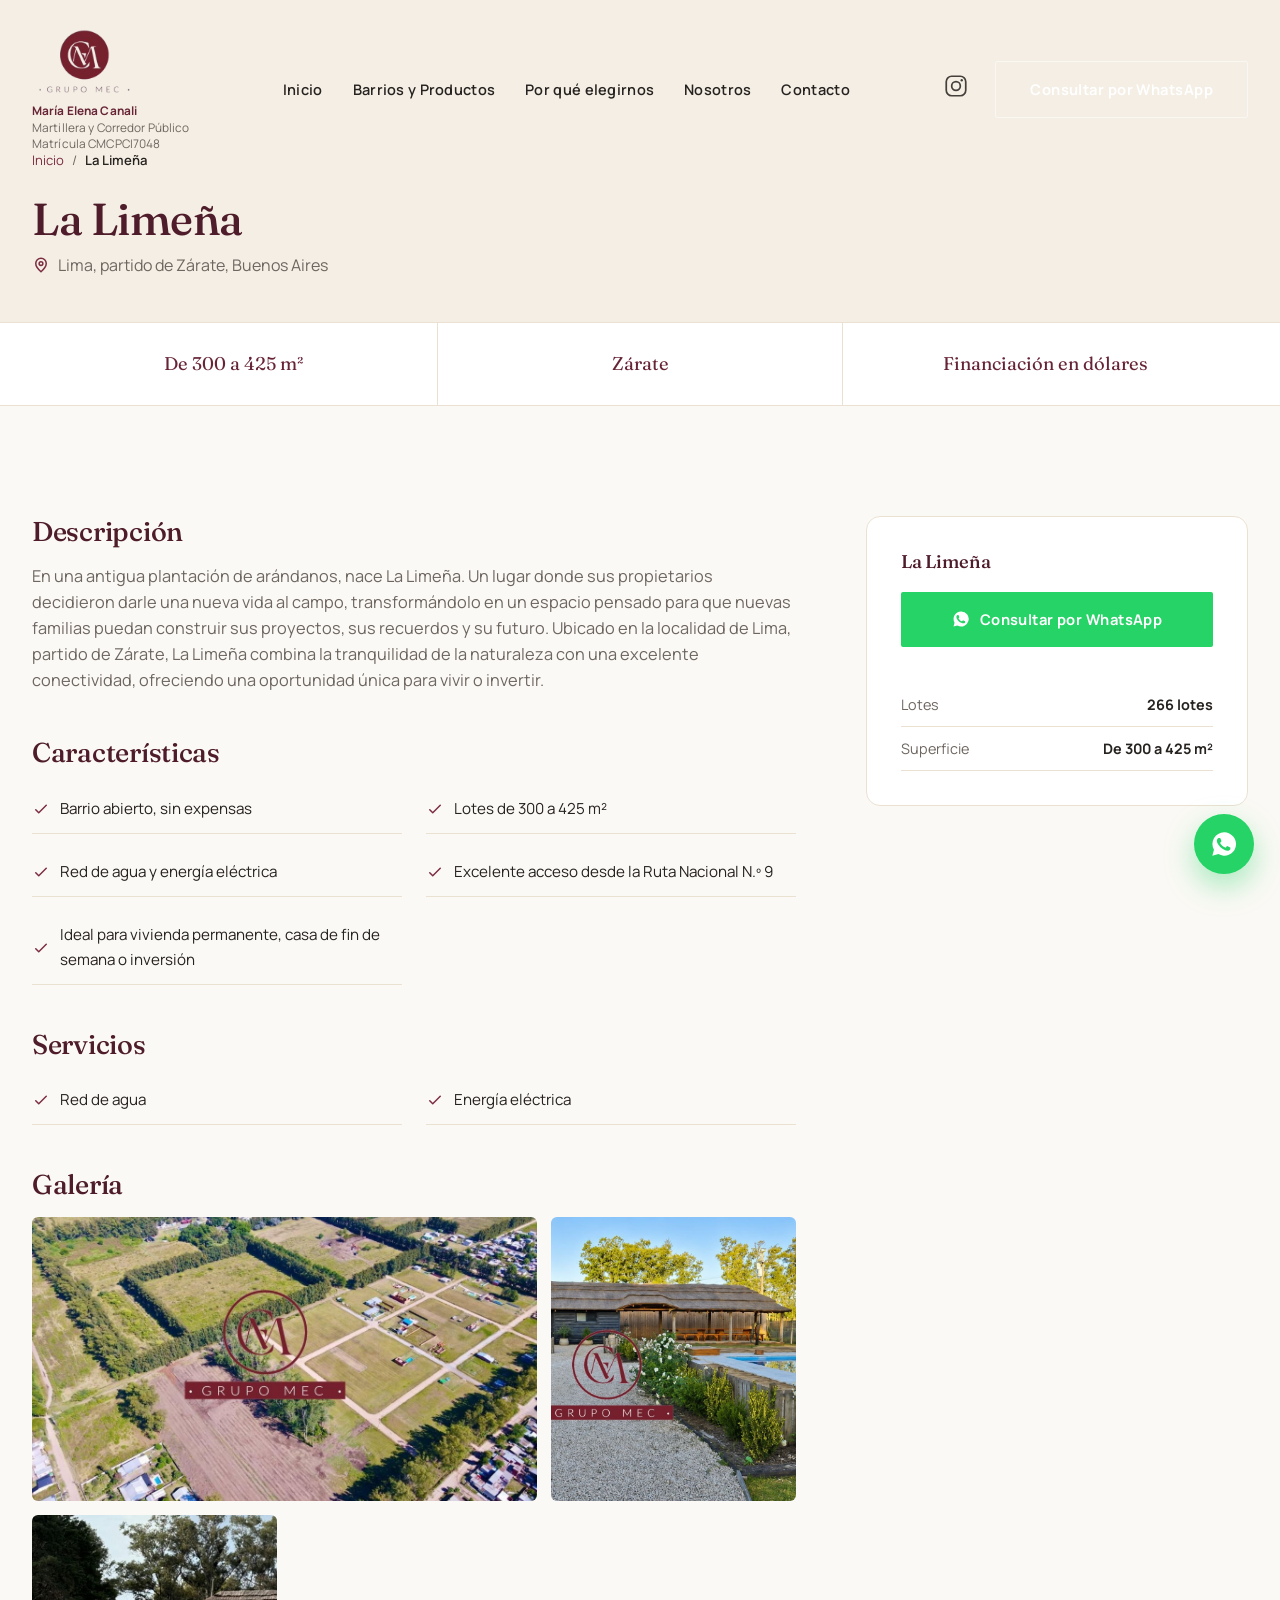
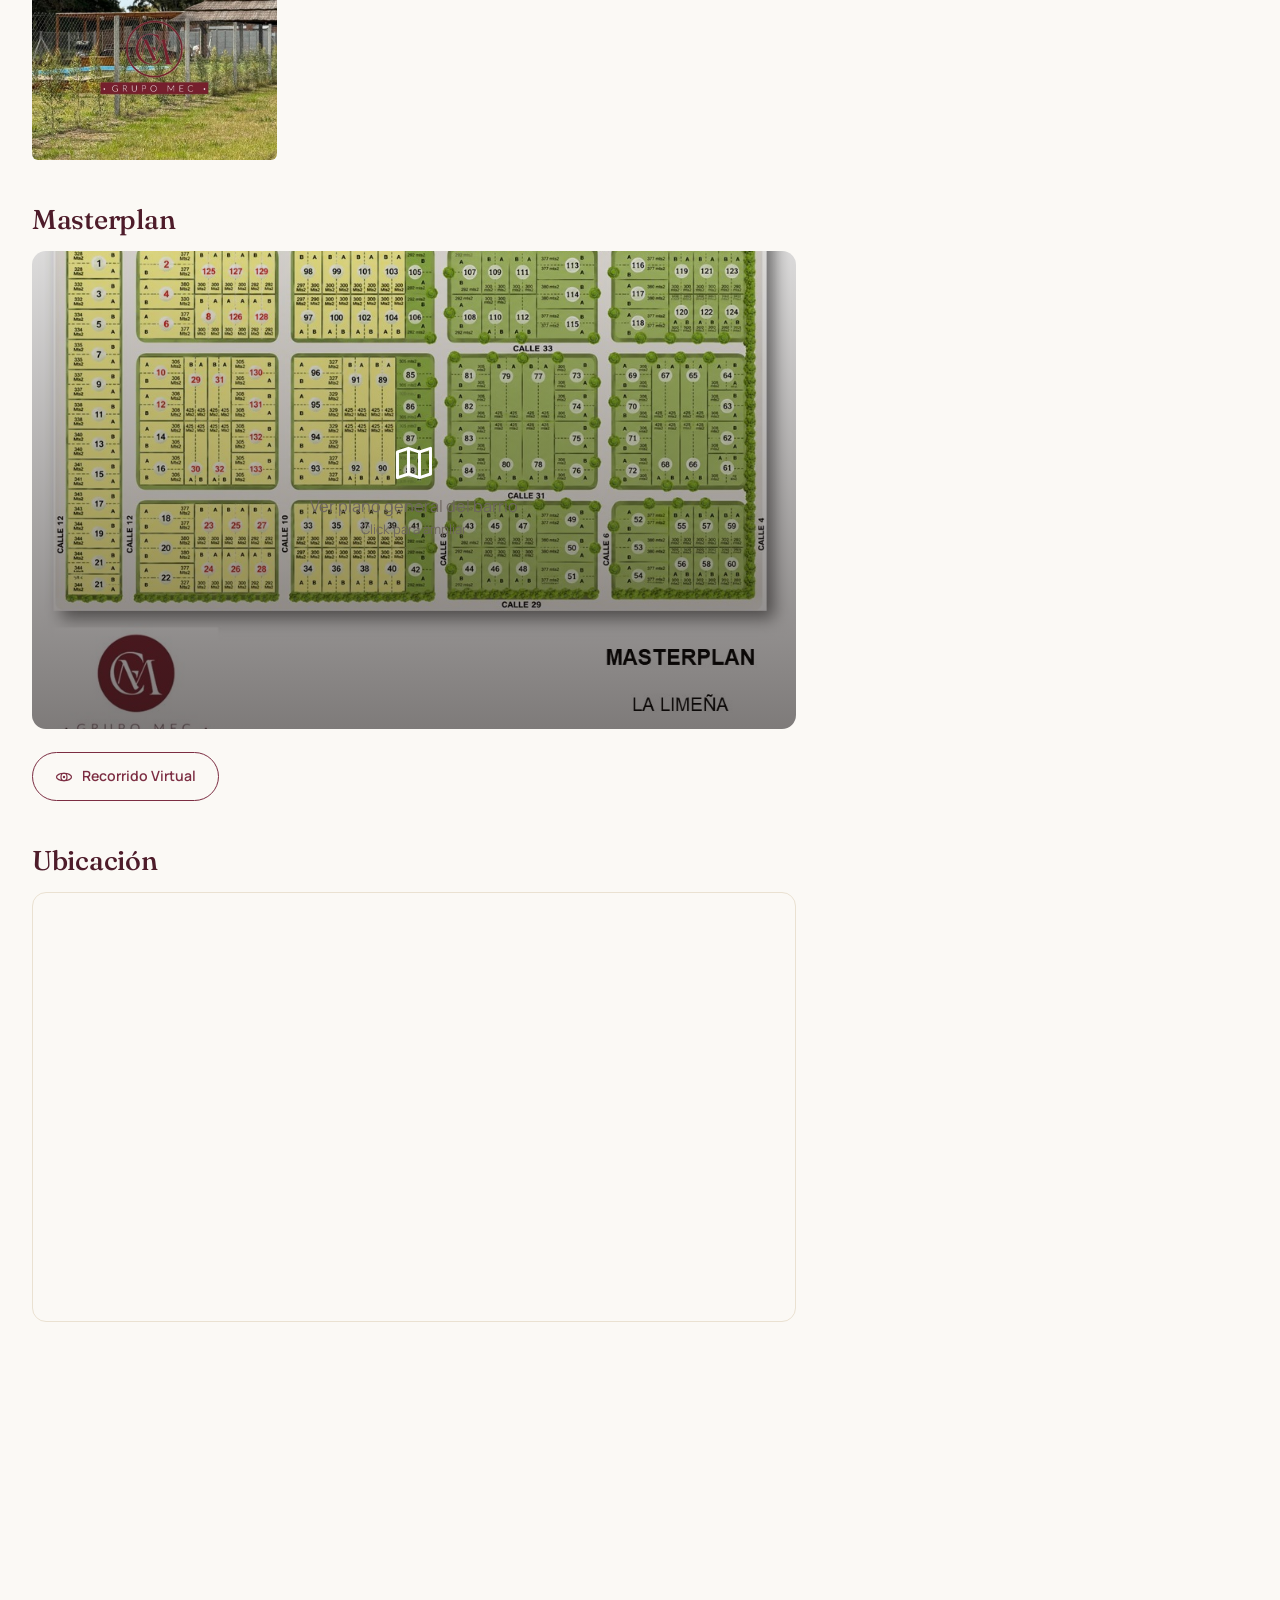
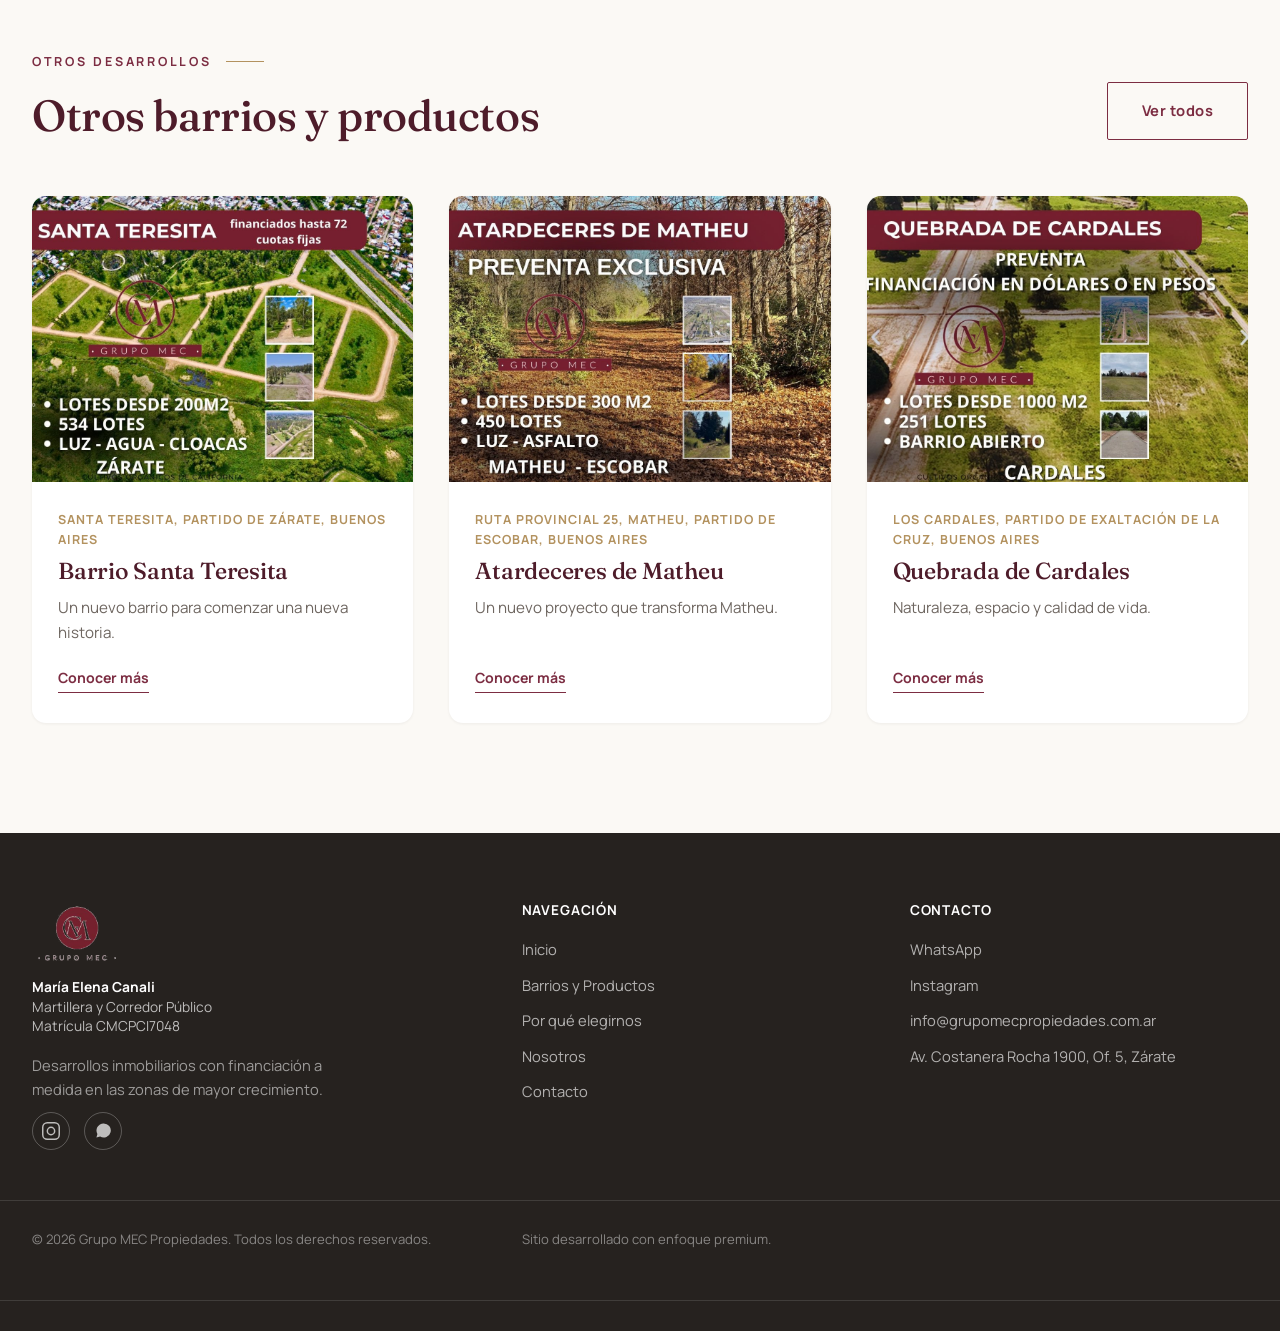
<file: js/emprendimiento.html>
<!DOCTYPE html>
<html lang="es-AR">
<head>
<meta charset="UTF-8">
<meta name="viewport" content="width=device-width, initial-scale=1.0">
<title>Emprendimiento | Grupo MEC Propiedades</title>
<meta name="description" content="Conocé en detalle este emprendimiento de Grupo MEC Propiedades: ubicación, características, servicios y financiación disponible.">
<meta property="og:type" content="website">
<meta property="og:site_name" content="Grupo MEC Propiedades">
<link rel="icon" href="images/logo.png">
<link rel="stylesheet" href="css/style.css">
</head>
<body>

<!-- ============ HEADER ============ -->
<header class="header">
  <div class="container">
    <a href="index.html" class="header__logo">
      <img src="images/logo.png" alt="Grupo MEC Propiedades">
      <span class="header__license"><span>María Elena Canali</span><span>Martillera y Corredor Público</span><span>Matrícula CMCPCI7048</span></span>
    </a>

    <nav class="nav">
      <a class="nav__link" href="index.html#inicio">Inicio</a>
      <a class="nav__link" href="index.html#barrios">Barrios y Productos</a>
      <a class="nav__link" href="index.html#beneficios">Por qué elegirnos</a>
      <a class="nav__link" href="index.html#nosotros">Nosotros</a>
      <a class="nav__link" href="index.html#contacto">Contacto</a>
    </nav>

    <div class="header__actions">
      <a class="header__social" href="#" data-instagram aria-label="Instagram de Grupo MEC">
        <svg width="26" height="26" viewBox="0 0 24 24" fill="none"><rect x="3" y="3" width="18" height="18" rx="5" stroke="currentColor" stroke-width="1.6"/><circle cx="12" cy="12" r="4" stroke="currentColor" stroke-width="1.6"/><circle cx="17.3" cy="6.7" r="1.1" fill="currentColor"/></svg>
      </a>
      <a class="btn btn--ghost" href="#" data-wsp>Consultar por WhatsApp</a>
    </div>

    <button class="menu-toggle" aria-label="Abrir menú">
      <span></span><span></span><span></span>
    </button>
  </div>

  <nav class="nav-mobile">
    <a href="index.html#inicio">Inicio</a>
    <a href="index.html#barrios">Barrios y Productos</a>
    <a href="index.html#beneficios">Por qué elegirnos</a>
    <a href="index.html#nosotros">Nosotros</a>
    <a href="index.html#contacto">Contacto</a>
    <a class="btn btn--primary" href="#" data-wsp>Consultar por WhatsApp</a>
    <span class="nav-mobile__license"><span>María Elena Canali</span><span>Martillera y Corredor Público</span><span>Matrícula CMCPCI7048</span></span>
  </nav>
</header>

<!-- Contenido poblado dinámicamente según ?id= en la URL (ver js/main.js) -->
<main data-dev-detail></main>

<section class="section related">
  <div class="container" data-dev-related></div>
</section>

<!-- ============ FOOTER ============ -->
<footer class="footer">
  <div class="container">
    <div class="footer__brand">
      <img src="images/logo.png" alt="Grupo MEC Propiedades">
      <span class="footer__license"><span>María Elena Canali</span><span>Martillera y Corredor Público</span><span>Matrícula CMCPCI7048</span></span>
      <p>Desarrollos inmobiliarios con financiación a medida en las zonas de mayor crecimiento.</p>
      <div class="footer__social">
        <a href="#" data-instagram aria-label="Instagram">
          <svg width="22" height="22" viewBox="0 0 24 24" fill="none"><rect x="3" y="3" width="18" height="18" rx="5" stroke="currentColor" stroke-width="1.6"/><circle cx="12" cy="12" r="4" stroke="currentColor" stroke-width="1.6"/></svg>
        </a>
        <a href="#" data-wsp aria-label="WhatsApp">
          <svg width="17" height="17" viewBox="0 0 24 24" fill="currentColor"><path d="M12 2a10 10 0 00-8.6 15L2 22l5.2-1.4A10 10 0 1012 2z"/></svg>
        </a>
      </div>
    </div>
    <div class="footer__col">
      <h4>Navegación</h4>
      <a href="index.html#inicio">Inicio</a>
      <a href="index.html#barrios">Barrios y Productos</a>
      <a href="index.html#beneficios">Por qué elegirnos</a>
      <a href="index.html#nosotros">Nosotros</a>
      <a href="index.html#contacto">Contacto</a>
    </div>
    <div class="footer__col">
      <h4>Contacto</h4>
      <a href="#" data-wsp>WhatsApp</a>
      <a href="#" data-instagram>Instagram</a>
      <a href="mailto:info@grupomecpropiedades.com.ar">info@grupomecpropiedades.com.ar</a>
      <span style="display:block;font-size:.92rem;color:rgba(255,255,255,.65)">Av. Costanera Rocha 1900, Of. 5, Zárate</span>
    </div>
  </div>
  <div class="container footer__bottom">
    <span>© 2026 Grupo MEC Propiedades. Todos los derechos reservados.</span>
    <span>Sitio desarrollado con enfoque premium.</span>
  </div>
</footer>

<div class="wsp-widget">
  <a class="wsp-float" href="#" data-wsp aria-label="Hablar por WhatsApp">
    <svg viewBox="0 0 24 24" fill="currentColor"><path d="M12 2a10 10 0 00-8.6 15L2 22l5.2-1.4A10 10 0 1012 2zm5.7 14.3c-.2.7-1.4 1.3-2 1.4-.5.1-1.1.1-1.8-.1-.4-.1-1-.3-1.7-.6-3-1.3-4.9-4.3-5.1-4.5-.1-.2-1.2-1.6-1.2-3 0-1.4.7-2.1 1-2.4.3-.3.6-.3.8-.3h.6c.2 0 .4 0 .6.5.2.5.8 1.9.8 2 .1.2.1.3 0 .5-.1.2-.2.3-.3.5l-.5.5c-.2.2-.3.3-.1.6.2.3.8 1.3 1.7 2.1 1.2 1 2.2 1.4 2.5 1.5.3.1.4.1.6-.1l.8-.9c.2-.3.4-.2.7-.1l1.8.9c.2.1.4.2.5.3.1.2.1.9-.1 1.6z"/></svg>
  </a>
</div>

<script src="js/data.js"></script>
<script src="js/main.js"></script>
</body>
</html>
</file>
<file: css/style.css>
/* ============================================================
   GRUPO MEC PROPIEDADES — Hoja de estilos principal
   Estructura:
   1. Fuentes y variables (tokens de diseño)
   2. Reset y base
   3. Utilidades / animaciones
   4. Header
   5. Hero
   6. Emprendimientos
   7. Beneficios
   8. Nosotros
   9. Instagram
   10. Contacto
   11. Footer
   12. Página de emprendimiento (detalle)
   13. Responsive
   ============================================================ */

@import url('https://fonts.googleapis.com/css2?family=Fraunces:ital,opsz,wght@0,9..144,300;0,9..144,400;0,9..144,500;0,9..144,600;1,9..144,400&family=Manrope:wght@400;500;600;700;800&display=swap');

/* ---------- 1. TOKENS ---------- */
:root{
  /* Paleta — derivada del bordó institucional del logo */
  --bordo-900:#4E1C2A;
  --bordo-800:#672436;
  --bordo-700:#7C2D42;   /* bordó principal */
  --bordo-600:#93435A;
  --bordo-100:#F4E7EA;

  --beige-050:#FBF9F5;   /* fondo general */
  --beige-100:#F4EEE4;   /* fondo alterno de sección */
  --beige-200:#EAE1D1;

  --gold-500:#B3925F;    /* metal cálido — detalle, nunca protagonista */

  --gray-900:#26221F;    /* texto principal, gris cálido oscuro */
  --gray-600:#6E6660;    /* texto secundario */
  --gray-300:#C9C1B6;

  --white:#FFFFFF;

  --font-display:'Fraunces', serif;
  --font-body:'Manrope', sans-serif;

  --container:1280px;
  --radius-sm:6px;
  --radius-md:14px;

  --ease:cubic-bezier(.22,.61,.36,1);
  --dur:.6s;
}

/* ---------- 2. RESET / BASE ---------- */
*,*::before,*::after{box-sizing:border-box;margin:0;padding:0;}
html{scroll-behavior:smooth;}
body{
  font-family:var(--font-body);
  color:var(--gray-900);
  background:var(--beige-050);
  line-height:1.6;
  -webkit-font-smoothing:antialiased;
  overflow-x:hidden;
}
img{max-width:100%;display:block;}
a{text-decoration:none;color:inherit;}
ul{list-style:none;}
button{font-family:inherit;cursor:pointer;border:none;background:none;}
input,textarea,select{font-family:inherit;}

h1,h2,h3,h4{
  font-family:var(--font-display);
  font-weight:500;
  line-height:1.15;
  letter-spacing:-.01em;
  color:var(--bordo-900);
}

.container{
  width:100%;
  max-width:var(--container);
  margin:0 auto;
  padding:0 32px;
}

.eyebrow{
  display:flex;
  align-items:center;
  gap:14px;
  font-size:.78rem;
  letter-spacing:.22em;
  text-transform:uppercase;
  color:var(--bordo-700);
  font-weight:700;
  margin-bottom:18px;
}
.eyebrow::after{
  content:"";
  width:38px;
  height:1px;
  background:var(--gold-500);
}

.section{padding:110px 0;}
.section--alt{background:var(--beige-100);}
.section-head{max-width:640px;margin-bottom:56px;}
.section-head h2{font-size:clamp(2rem,3.4vw,2.8rem);}
.section-head p{color:var(--gray-600);margin-top:16px;font-size:1.05rem;}
.section-head.center{margin-left:auto;margin-right:auto;text-align:center;}
.section-head.center .eyebrow{justify-content:center;}
.section-head.center .eyebrow::after{display:none;}
.section-head--lg .eyebrow{font-size:.9rem;letter-spacing:.26em;}
.section-head--lg h2{font-size:clamp(2.4rem,4.4vw,3.6rem);}

/* Botones */
.btn{
  display:inline-flex;
  align-items:center;
  justify-content:center;
  gap:10px;
  padding:16px 34px;
  font-size:.92rem;
  font-weight:700;
  letter-spacing:.03em;
  border-radius:2px;
  transition:all .4s var(--ease);
  white-space:nowrap;
}
.btn--primary{
  background:var(--bordo-700);
  color:var(--white);
}
.btn--primary:hover{background:var(--bordo-900);transform:translateY(-2px);}
.btn--ghost{
  background:transparent;
  color:var(--white);
  border:1px solid rgba(255,255,255,.55);
}
.btn--ghost:hover{background:rgba(255,255,255,.12);border-color:#fff;}
.btn--outline{
  background:transparent;
  color:var(--bordo-700);
  border:1px solid var(--bordo-700);
}
.btn--outline:hover{background:var(--bordo-700);color:var(--white);}
.btn--wsp{
  background:#25D366;
  color:#fff;
}
.btn--wsp:hover{background:#1EBE5A;transform:translateY(-2px);}
.btn svg{width:18px;height:18px;flex:none;}

/* Arco — elemento distintivo, eco del monograma circular del logo */
.arch-mask{
  border-radius:999px 999px var(--radius-sm) var(--radius-sm);
  overflow:hidden;
}

/* ---------- Placeholders fotograficos ---------- */
.ph{width:100%;height:100%;position:relative;overflow:hidden;background-size:cover;}
.media-fill{width:100%;height:100%;display:block;position:relative;overflow:hidden;border-radius:inherit;}
.ph::after{
  content:"";position:absolute;inset:0;
  background-image:repeating-linear-gradient(125deg, rgba(255,255,255,.05) 0 2px, transparent 2px 46px);
}
.ph-1{background:linear-gradient(150deg,#C9C1B6 0%,#8C8478 55%,#4A453E 100%);}
.ph-2{background:linear-gradient(150deg,#B8AF9E 0%,#7A7266 55%,#3D3830 100%);}
.ph-3{background:linear-gradient(150deg,#C7B08A 0%,#9B7F55 55%,#4A3B26 100%);}
.ph-4{background:linear-gradient(150deg,#A8A296 0%,#6E6660 55%,#35312B 100%);}
.ph-5{background:linear-gradient(150deg,#BDB6A8 0%,#847C6E 55%,#403A31 100%);}
.ph-6{background:linear-gradient(150deg,#D2C9B8 0%,#9B8F7A 55%,#453D31 100%);}

/* Reveal on scroll */
.reveal{
  opacity:0;
  transform:translateY(28px);
  transition:opacity .9s var(--ease), transform .9s var(--ease);
}
.reveal.is-visible{opacity:1;transform:translateY(0);}

@media (prefers-reduced-motion:reduce){
  .reveal{opacity:1;transform:none;transition:none;}
  html{scroll-behavior:auto;}
}

/* ---------- 4. HEADER ---------- */
.header{
  position:fixed;
  top:0;left:0;right:0;
  z-index:1000;
  padding:26px 0;
  transition:padding .4s var(--ease), background .4s var(--ease), box-shadow .4s var(--ease);
}
.header .container{
  display:flex;
  align-items:center;
  justify-content:space-between;
}
.header--solid{
  padding:14px 0;
  background:rgba(251,249,245,.92);
  backdrop-filter:blur(10px);
  box-shadow:0 6px 24px rgba(38,34,31,.06);
}
.header__logo{display:flex;flex-direction:column;align-items:flex-start;gap:3px;}
.header__logo img{height:74px;width:auto;transition:height .4s var(--ease);}
.header--solid .header__logo img{height:52px;}
.header__license{
  display:flex;
  flex-direction:column;
  font-size:.74rem;
  line-height:1.4;
  letter-spacing:.01em;
  color:var(--gray-600);
  white-space:nowrap;
}
.header__license span:first-child{font-weight:700;color:var(--bordo-800);}
.header--solid .header__license{font-size:.68rem;line-height:1.3;}
@media (max-width:1240px){
  .header__license{display:none;}
}
.nav{display:flex;align-items:center;gap:30px;}
.nav__link{
  font-size:.91rem;
  font-weight:600;
  letter-spacing:.02em;
  position:relative;
  padding:4px 0;
}
.nav__link::after{
  content:"";
  position:absolute;left:0;bottom:0;
  width:0;height:1px;
  background:currentColor;
  transition:width .35s var(--ease);
}
.nav__link:hover::after{width:100%;}

.header__actions{display:flex;align-items:center;gap:26px;}
.header__social{opacity:.85;transition:opacity .3s;}
.header__social:hover{opacity:1;}

.header-cta{display:none;}
.header--solid .btn--ghost{color:var(--bordo-700);border-color:var(--bordo-700);}
.header--solid .btn--ghost:hover{background:var(--bordo-700);color:#fff;}

.menu-toggle{
  display:none;
  flex-direction:column;
  gap:5px;
  width:30px;
  z-index:1100;
}
.menu-toggle span{height:2px;width:100%;background:var(--gray-900);transition:all .3s var(--ease);}
.header--solid .menu-toggle span{background:var(--bordo-900);}

/* Oculto por defecto: sólo se activa dentro del breakpoint mobile de más abajo */
.nav-mobile{display:none;}

/* ---------- 5. HERO ---------- */
.hero{
  position:relative;
  padding:168px 0 100px;
  display:flex;
  align-items:center;
  color:var(--gray-900);
  overflow:hidden;
  background:var(--beige-050);
}
.hero .container{
  display:grid;
  grid-template-columns:1.05fr .95fr;
  gap:64px;
  align-items:center;
}
.hero__media{
  position:relative;
  aspect-ratio:4/5;
  border-radius:999px 999px var(--radius-sm) var(--radius-sm);
  overflow:hidden;
  box-shadow:0 30px 60px rgba(38,34,31,.14);
}
.hero__content{
  position:relative;z-index:1;
  max-width:560px;
}
.hero__eyebrow{
  display:inline-flex;align-items:center;gap:12px;
  font-size:.78rem;letter-spacing:.28em;text-transform:uppercase;
  color:var(--bordo-700);font-weight:700;margin-bottom:26px;
}
.hero__eyebrow::before{content:"";width:34px;height:1px;background:var(--gold-500);}
.hero h1{
  color:var(--bordo-900);
  font-size:clamp(2.4rem,4.6vw,4.2rem);
  font-weight:400;
  margin-bottom:22px;
}
.hero h1 em{font-style:italic;color:var(--bordo-700);}
.hero p{
  font-size:clamp(1.05rem,1.4vw,1.2rem);
  color:var(--gray-600);
  max-width:480px;
  margin-bottom:44px;
}
.hero__actions{display:flex;gap:18px;flex-wrap:wrap;}

.scroll-cue{
  position:absolute;
  bottom:30px;left:32px;
  z-index:1;
  display:flex;flex-direction:column;align-items:center;gap:10px;
  color:var(--gray-600);
  font-size:.72rem;letter-spacing:.2em;text-transform:uppercase;
}
.scroll-cue__line{
  width:1px;height:46px;
  background:rgba(38,34,31,.2);
  position:relative;overflow:hidden;
}
.scroll-cue__line::after{
  content:"";position:absolute;top:-100%;left:0;width:100%;height:100%;
  background:var(--bordo-700);
  animation:scrollcue 2.2s infinite var(--ease);
}
@keyframes scrollcue{
  0%{top:-100%;}
  60%{top:100%;}
  100%{top:100%;}
}

/* ---------- 6. EMPRENDIMIENTOS ---------- */
.dev-grid{
  display:grid;
  grid-template-columns:repeat(auto-fit,minmax(280px,1fr));
  gap:36px;
}
.dev-card{
  background:var(--white);
  border-radius:var(--radius-md);
  overflow:hidden;
  box-shadow:0 1px 3px rgba(38,34,31,.06);
  transition:transform .5s var(--ease), box-shadow .5s var(--ease);
  display:flex;flex-direction:column;
}
.dev-card:hover{
  transform:translateY(-8px);
  box-shadow:0 26px 48px rgba(38,34,31,.14);
}
.dev-card__media{
  position:relative;
  aspect-ratio:4/3;
  overflow:hidden;
}
.dev-card__media img{
  width:100%;height:100%;object-fit:cover;
  transition:transform .8s var(--ease);
}
.dev-card:hover .dev-card__media img{transform:scale(1.06);}
.dev-card__status{
  position:absolute;top:16px;left:16px;
  background:rgba(251,249,245,.92);
  color:var(--bordo-700);
  font-size:.7rem;font-weight:700;letter-spacing:.06em;text-transform:uppercase;
  padding:7px 14px;border-radius:2px;
}
.dev-card__body{padding:28px 26px 30px;display:flex;flex-direction:column;flex:1;}
.dev-card__loc{
  font-size:.78rem;letter-spacing:.08em;text-transform:uppercase;
  color:var(--gold-500);font-weight:700;margin-bottom:8px;
}
.dev-card__body h3{font-size:1.45rem;margin-bottom:12px;}
.dev-card__body p{color:var(--gray-600);font-size:.95rem;flex:1;margin-bottom:22px;}
.dev-card__link{
  display:inline-flex;align-items:center;gap:8px;
  font-weight:700;font-size:.88rem;color:var(--bordo-700);
  border-bottom:1px solid var(--bordo-700);
  padding-bottom:2px;width:fit-content;
  transition:gap .3s var(--ease), color .3s;
}
.dev-card__link:hover{gap:14px;}

/* ---------- 7. BENEFICIOS ---------- */
.benefits{
  display:grid;
  grid-template-columns:repeat(auto-fit,minmax(230px,1fr));
  gap:2px;
  background:var(--beige-200);
  border-radius:var(--radius-md);
  overflow:hidden;
}
.benefit{
  background:var(--beige-050);
  padding:44px 34px;
  transition:background .4s var(--ease);
}
.benefit:hover{background:var(--white);}
.benefit__icon{
  width:52px;height:52px;
  margin-bottom:22px;
  color:var(--bordo-700);
}
.benefit h3{font-size:1.15rem;margin-bottom:10px;}
.benefit p{color:var(--gray-600);font-size:.92rem;}

/* ---------- 8. NOSOTROS ---------- */
.about{
  display:grid;
  grid-template-columns:1fr 1fr;
  gap:70px;
  align-items:center;
}
.about__media{
  position:relative;
  width:100%;
  max-width:300px;
  height:650px;
  margin:0 auto;
  border-radius:999px 999px var(--radius-sm) var(--radius-sm);
  overflow:hidden;
  background-color:var(--beige-100);
  box-shadow:0 30px 60px rgba(38,34,31,.12);
}
.about__text p{color:var(--gray-600);margin-bottom:18px;font-size:1.02rem;}
.about__text .btn{margin-top:16px;}

/* ---------- 9. INSTAGRAM ---------- */
.instagram{
  background:var(--beige-100);
  color:var(--gray-900);
  position:relative;
  overflow:hidden;
}
.instagram::before{
  content:"";position:absolute;inset:0;
  background-image:repeating-linear-gradient(115deg, rgba(124,45,66,.025) 0 2px, transparent 2px 90px);
}
.instagram .container{position:relative;}
.instagram-head{max-width:600px;margin:0 auto 50px;text-align:center;}
.instagram-icon{
  width:74px;height:74px;
  border-radius:50%;
  background:var(--white);
  border:1px solid var(--beige-200);
  color:var(--bordo-700);
  display:flex;align-items:center;justify-content:center;
  margin:0 auto 24px;
  box-shadow:0 14px 30px rgba(38,34,31,.08);
}
.instagram-head .eyebrow{justify-content:center;color:var(--bordo-700);}
.instagram-head .eyebrow::after{display:none;}
.instagram-head h2{color:var(--bordo-900);}
.instagram-head p{color:var(--gray-600);margin-top:14px;}
.instagram-head .btn{margin-top:30px;}

/* ---------- 10. CONTACTO ---------- */
.contact{
  display:grid;
  grid-template-columns:1.15fr .85fr;
  gap:70px;
}
.form-row{display:grid;grid-template-columns:1fr 1fr;gap:20px;}
.field{margin-bottom:20px;}
.field label{
  display:block;font-size:.82rem;font-weight:700;
  letter-spacing:.03em;color:var(--gray-900);margin-bottom:8px;
}
.field input,.field select,.field textarea{
  width:100%;
  padding:14px 16px;
  border:1px solid var(--gray-300);
  border-radius:var(--radius-sm);
  background:var(--white);
  font-size:.95rem;
  color:var(--gray-900);
  transition:border-color .3s;
}
.field input:focus,.field select:focus,.field textarea:focus{
  outline:none;
  border-color:var(--bordo-700);
}
.field textarea{resize:vertical;min-height:120px;}

.contact-side{
  background:var(--beige-100);
  border-radius:var(--radius-md);
  padding:44px 38px;
}
.contact-side h3{font-size:1.3rem;margin-bottom:26px;}
.contact-item{
  display:flex;gap:16px;align-items:flex-start;
  margin-bottom:26px;
}
.contact-item svg{width:22px;height:22px;color:var(--bordo-700);flex:none;margin-top:2px;}
.contact-item strong{display:block;font-size:.9rem;margin-bottom:3px;}
.contact-item span,.contact-item a{color:var(--gray-600);font-size:.92rem;}
.contact-item a{display:block;}
.contact-item a:hover{color:var(--bordo-700);}

.form-msg{
  margin-top:16px;font-size:.9rem;font-weight:600;display:none;
}
.form-msg.ok{color:#1a7a3c;display:block;}

/* ---------- 11. FOOTER ---------- */
.footer{
  background:var(--gray-900);
  color:rgba(255,255,255,.7);
  padding:70px 0 30px;
}
.footer .container{
  display:grid;
  grid-template-columns:1.3fr 1fr 1fr;
  gap:50px;
  padding-bottom:50px;
  border-bottom:1px solid rgba(255,255,255,.12);
}
.footer__brand img{height:64px;margin-bottom:10px;}
.footer__license{
  display:flex;
  flex-direction:column;
  font-size:.86rem;
  line-height:1.45;
  color:rgba(255,255,255,.7);
  margin-bottom:18px;
}
.footer__license span:first-child{font-weight:700;color:#fff;}
.footer__brand p{font-size:.92rem;max-width:320px;color:rgba(255,255,255,.55);}
.footer h4{color:#fff;font-family:var(--font-body);font-size:.85rem;letter-spacing:.06em;text-transform:uppercase;margin-bottom:20px;font-weight:700;}
.footer__col a{display:block;font-size:.92rem;margin-bottom:12px;color:rgba(255,255,255,.65);transition:color .3s;}
.footer__col a:hover{color:var(--gold-500);}
.footer__social{display:flex;gap:14px;margin-top:10px;}
.footer__social a{
  width:38px;height:38px;border-radius:50%;
  border:1px solid rgba(255,255,255,.25);
  display:flex;align-items:center;justify-content:center;
}
.footer__social a:hover{border-color:var(--gold-500);color:var(--gold-500);}
.footer__bottom{
  padding-top:28px;
  display:flex;justify-content:space-between;flex-wrap:wrap;gap:10px;
  font-size:.82rem;color:rgba(255,255,255,.45);
}

/* WhatsApp float button + burbuja de mensaje */
.wsp-widget{position:fixed;right:26px;bottom:26px;z-index:900;display:flex;flex-direction:column;align-items:flex-end;gap:16px;}
.wsp-float{
  width:60px;height:60px;border-radius:50%;
  background:#25D366;color:#fff;
  display:flex;align-items:center;justify-content:center;
  box-shadow:0 12px 30px rgba(37,211,102,.4);
  transition:transform .35s var(--ease);
  flex:none;
  border:none;cursor:pointer;font:inherit;
}
.wsp-float:hover{transform:scale(1.08);}
.wsp-float svg{width:28px;height:28px;}

/* Selector de agente (María / Paula) */
.wsp-picker-wrap{display:inline-block;}
.header__actions .wsp-picker-wrap,
.hero__actions .wsp-picker-wrap,
.dev-sidebar .wsp-picker-wrap{position:relative;}
.wsp-picker-wrap--sidebar{width:100%;}
.wsp-picker-wrap--sidebar .btn--wsp{width:100%;}
.wsp-picker{
  position:absolute;
  top:calc(100% + 10px);
  right:0;
  max-width:calc(100vw - 40px);
  background:#fff;
  border-radius:var(--radius-sm);
  box-shadow:0 20px 45px rgba(38,34,31,.18);
  padding:8px;
  min-width:220px;
  display:flex;flex-direction:column;gap:2px;
  opacity:0;visibility:hidden;
  transform:translateY(-8px);
  transition:opacity .25s var(--ease), transform .25s var(--ease), visibility .25s;
  z-index:500;
}
.wsp-picker--float{top:auto;bottom:calc(100% + 12px);}
.wsp-picker-wrap.is-open .wsp-picker{opacity:1;visibility:visible;transform:translateY(0);}
.wsp-picker a{
  display:flex;align-items:center;gap:10px;
  padding:11px 12px;border-radius:6px;
  font-size:.88rem;font-weight:500;
  color:var(--gray-900);
  transition:background .2s;
  white-space:nowrap;
}
.wsp-picker a:hover{background:var(--beige-100);}
.wsp-picker a svg{width:17px;height:17px;color:#25D366;flex:none;}

button.btn--wsp,button.btn--ghost,button.btn--outline{cursor:pointer;font-family:inherit;}

.wsp-tooltip{
  position:relative;
  width:290px;max-width:calc(100vw - 52px);
  background:var(--white);
  border-radius:var(--radius-md);
  box-shadow:0 20px 50px rgba(38,34,31,.18);
  padding:22px 22px 20px;
  transform:translateY(14px) scale(.96);
  opacity:0;visibility:hidden;
  transition:all .4s var(--ease);
}
.wsp-tooltip.is-visible{opacity:1;visibility:visible;transform:translateY(0) scale(1);}
.wsp-tooltip strong{display:block;font-family:var(--font-display);font-size:1.1rem;color:var(--bordo-800);margin-bottom:6px;}
.wsp-tooltip p{font-size:.88rem;color:var(--gray-600);margin-bottom:14px;}
.wsp-tooltip .btn{width:100%;padding:12px 20px;font-size:.85rem;}
.wsp-tooltip__close{
  position:absolute;top:12px;right:12px;
  width:24px;height:24px;border-radius:50%;
  display:flex;align-items:center;justify-content:center;
  color:var(--gray-600);transition:background .3s;
}
.wsp-tooltip__close:hover{background:var(--beige-100);}
.wsp-tooltip__close svg{width:14px;height:14px;}

/* ---------- 12. DETALLE DE EMPRENDIMIENTO ---------- */
.dev-hero{
  position:relative;
  padding:150px 0 44px;
  background:var(--beige-100);
  border-bottom:1px solid var(--beige-200);
}
.dev-hero__content{position:relative;z-index:1;}
.breadcrumb{
  display:flex;align-items:center;gap:8px;flex-wrap:wrap;
  font-size:.82rem;color:var(--gray-600);margin-bottom:22px;
}
.breadcrumb a{color:var(--bordo-700);transition:color .3s;}
.breadcrumb a:hover{color:var(--bordo-900);}
.breadcrumb span[aria-current]{color:var(--gray-900);font-weight:600;}
.dev-hero__status{
  display:inline-block;background:var(--gold-500);color:var(--bordo-900);
  font-size:.72rem;font-weight:700;letter-spacing:.06em;text-transform:uppercase;
  padding:7px 16px;border-radius:2px;margin-bottom:18px;
}
.dev-hero h1{color:var(--bordo-900);font-size:clamp(1.9rem,3.6vw,2.8rem);margin-bottom:8px;}
.dev-hero__loc{
  display:flex;align-items:center;gap:8px;
  color:var(--gray-600);font-size:1rem;
}
.dev-hero__loc svg{width:18px;height:18px;color:var(--bordo-700);}

.quickfacts{
  background:var(--white);
  border-bottom:1px solid var(--beige-200);
  position:relative;z-index:2;
}
.quickfacts__row{
  display:flex;flex-wrap:wrap;
  gap:0;
}
.quickfacts__item{
  flex:1;min-width:150px;
  padding:26px 28px;
  font-family:var(--font-display);
  font-size:1.15rem;
  color:var(--bordo-800);
  text-align:center;
  border-right:1px solid var(--beige-200);
}
.quickfacts__item:last-child{border-right:none;}

.dev-body{
  display:grid;grid-template-columns:2fr 1fr;gap:70px;
}
.dev-body__main h2{font-size:1.7rem;margin:44px 0 16px;}
.dev-body__main h2:first-child{margin-top:0;}
.dev-body__main p{color:var(--gray-600);font-size:1.02rem;}

.feature-list{display:grid;grid-template-columns:1fr 1fr;gap:14px 24px;}
.feature-list li{
  display:flex;gap:10px;align-items:center;
  font-size:.95rem;color:var(--gray-900);
  padding:12px 0;border-bottom:1px solid var(--beige-200);
}
.feature-list li svg{width:18px;height:18px;color:var(--bordo-700);flex:none;}

.gallery{display:grid;grid-template-columns:repeat(3,1fr);gap:14px;}
.gallery > div{aspect-ratio:1/1;border-radius:var(--radius-sm);}
.gallery > div:first-child{grid-column:span 2;aspect-ratio:16/9;}

.masterplan-box{
  position:relative;
  background:var(--beige-100);
  background-size:cover;
  background-position:center;
  border-radius:var(--radius-md);
  aspect-ratio:16/10;
  overflow:hidden;
  width:100%;
  border:none;
  font-family:inherit;
}
.masterplan-box__overlay{
  position:absolute;inset:0;
  display:flex;align-items:center;justify-content:center;
  flex-direction:column;gap:10px;
  background:linear-gradient(180deg, rgba(20,14,12,.15), rgba(20,14,12,.55));
  color:#fff;
  text-align:center;padding:30px;
  transition:background .3s;
}
.masterplan-box svg{width:44px;height:44px;color:#fff;}
.masterplan-box:hover .masterplan-box__overlay{background:linear-gradient(180deg, rgba(20,14,12,.25), rgba(20,14,12,.68));}

.dev-extra-links{display:flex;flex-wrap:wrap;gap:14px;margin-top:16px;}
.dev-extra-link{
  display:inline-flex;align-items:center;gap:9px;
  padding:12px 22px;
  border:1.5px solid var(--bordo-700);
  border-radius:999px;
  color:var(--bordo-700);
  font-size:.88rem;font-weight:600;
  transition:background .3s, color .3s;
}
.dev-extra-link svg{width:18px;height:18px;flex:none;}
.dev-extra-link:hover{background:var(--bordo-700);color:#fff;}

.map-placeholder{
  background:var(--beige-100);
  border-radius:var(--radius-md);
  aspect-ratio:16/9;
  display:flex;align-items:center;justify-content:center;
  flex-direction:column;gap:10px;color:var(--gray-600);
  text-align:center;padding:30px;margin-top:44px;
}
.map-placeholder svg{width:40px;height:40px;color:var(--bordo-700);}

.map-embed{
  border-radius:var(--radius-md);
  overflow:hidden;
  aspect-ratio:16/9;
  border:1px solid var(--beige-200);
}
.map-embed iframe{width:100%;height:100%;border:0;filter:grayscale(.15) contrast(1.02);}

.landbank{
  display:grid;
  grid-template-columns:1.6fr 1fr;
  gap:24px;
  align-items:start;
}
.landbank__map{
  width:100%;
  aspect-ratio:4/3;
  border-radius:var(--radius-md);
  overflow:hidden;
  border:1px solid var(--beige-200);
  box-shadow:0 20px 50px rgba(38,34,31,.1);
}
.landbank__list{
  display:flex;flex-direction:column;gap:10px;
  max-height:520px;overflow-y:auto;
  padding-right:4px;
}
.landbank__item{
  display:flex;align-items:flex-start;gap:12px;
  text-align:left;
  padding:14px 16px;
  background:var(--beige-050);
  border:1.5px solid var(--beige-200);
  border-radius:var(--radius-sm);
  transition:border-color .3s, background .3s;
}
.landbank__item svg{width:20px;height:20px;flex:none;color:var(--bordo-700);margin-top:2px;}
.landbank__item span{display:flex;flex-direction:column;gap:2px;}
.landbank__item strong{font-size:.92rem;color:var(--gray-900);}
.landbank__item small{font-size:.8rem;color:var(--gray-600);}
.landbank__item:hover{border-color:var(--bordo-300,var(--bordo-700));background:var(--white);}
.landbank__item.is-active{border-color:var(--bordo-700);background:var(--white);box-shadow:0 6px 18px rgba(124,45,66,.12);}
.landbank-pin{background:none;border:none;}

@media (max-width:800px){
  .landbank{grid-template-columns:1fr;}
  .landbank__map{aspect-ratio:4/3;}
  .landbank__list{max-height:none;}
}

/* Lightbox del masterplan */
.lightbox{
  position:fixed;inset:0;z-index:2000;
  display:flex;align-items:center;justify-content:center;
  background:rgba(20,14,12,.9);
  opacity:0;visibility:hidden;
  transition:opacity .4s var(--ease);
  padding:40px;
}
.lightbox.is-open{opacity:1;visibility:visible;}
.lightbox__content{
  max-width:min(1100px,92vw);
  max-height:88vh;
  width:auto;height:auto;
  object-fit:contain;
  border-radius:var(--radius-sm);
  background:#fff;
  transform:scale(.94);
  transition:transform .4s var(--ease);
}
.lightbox.is-open .lightbox__content{transform:scale(1);}
.lightbox__close{
  position:absolute;top:28px;right:28px;
  width:44px;height:44px;border-radius:50%;
  background:rgba(255,255,255,.1);color:#fff;
  display:flex;align-items:center;justify-content:center;
  transition:background .3s;
}
.lightbox__close svg{width:20px;height:20px;}
.lightbox__close:hover{background:rgba(255,255,255,.22);}

.dev-sidebar{
  align-self:start;position:sticky;top:130px;
  background:var(--white);
  border:1px solid var(--beige-200);
  border-radius:var(--radius-md);
  padding:34px;
}
.dev-sidebar h3{font-size:1.15rem;margin-bottom:20px;}
.dev-sidebar .btn{width:100%;margin-bottom:12px;}
.dev-sidebar__list{margin-top:24px;}
.dev-sidebar__list li{
  display:flex;justify-content:space-between;
  font-size:.9rem;padding:10px 0;border-bottom:1px solid var(--beige-200);color:var(--gray-600);
}
.dev-sidebar__list li strong{color:var(--gray-900);}

.related{margin-top:110px;}
.related__head{
  display:flex;align-items:flex-end;justify-content:space-between;
  max-width:none;gap:20px;flex-wrap:wrap;
}

/* ---------- 13. RESPONSIVE ---------- */
@media (max-width:1080px){
  .about{grid-template-columns:1fr;}
  .contact{grid-template-columns:1fr;}
  .dev-body{grid-template-columns:1fr;}
  .dev-sidebar{position:static;}
  .footer .container{grid-template-columns:1fr 1fr;}
  .hero .container{grid-template-columns:1fr;}
  .hero{padding:150px 0 80px;}
  .hero__media{order:-1;aspect-ratio:4/5;max-width:420px;width:100%;margin:0 auto;}
  .scroll-cue{display:none;}
}

@media (max-width:1000px){
  .nav,.header-cta,.header__actions{display:none;}
  .menu-toggle{display:flex;}
  .section{padding:80px 0;}
  .gallery{grid-template-columns:repeat(2,1fr);}
  .gallery > div:first-child{grid-column:span 2;aspect-ratio:16/10;}
  .form-row{grid-template-columns:1fr;}
  .footer .container{grid-template-columns:1fr;}

  .nav-mobile{
    display:flex;
    position:fixed;inset:0;
    background:var(--beige-050);
    z-index:1050;
    flex-direction:column;
    align-items:center;justify-content:flex-start;
    gap:22px;
    padding:110px 24px 40px;
    overflow-y:auto;
    -webkit-overflow-scrolling:touch;
    transform:translateY(-100%);
    transition:transform .5s var(--ease);
  }
  .nav-mobile.is-open{transform:translateY(0);}
  .nav-mobile a{font-family:var(--font-display);font-size:1.5rem;color:var(--bordo-900);}
  .nav-mobile .btn{margin-top:6px;font-family:var(--font-body);font-size:.92rem;}
  .nav-mobile__license{
    display:flex;
    flex-direction:column;
    font-size:.85rem;
    line-height:1.5;
    color:var(--gray-600);
    text-align:center;
    max-width:280px;
  }
  .nav-mobile__license span:first-child{font-weight:700;color:var(--bordo-800);}
}

@media (max-width:600px){
  .container{padding:0 20px;}
  .benefits{grid-template-columns:1fr 1fr;}
  .dev-hero{padding:130px 0 32px;}
}
</file>
<file: js/css/style.css>
/* ============================================================
   GRUPO MEC PROPIEDADES — Hoja de estilos principal
   Estructura:
   1. Fuentes y variables (tokens de diseño)
   2. Reset y base
   3. Utilidades / animaciones
   4. Header
   5. Hero
   6. Emprendimientos
   7. Beneficios
   8. Nosotros
   9. Instagram
   10. Contacto
   11. Footer
   12. Página de emprendimiento (detalle)
   13. Responsive
   ============================================================ */

@import url('https://fonts.googleapis.com/css2?family=Fraunces:ital,opsz,wght@0,9..144,300;0,9..144,400;0,9..144,500;0,9..144,600;1,9..144,400&family=Manrope:wght@400;500;600;700;800&display=swap');

/* ---------- 1. TOKENS ---------- */
:root{
  /* Paleta — derivada del bordó institucional del logo */
  --bordo-900:#4E1C2A;
  --bordo-800:#672436;
  --bordo-700:#7C2D42;   /* bordó principal */
  --bordo-600:#93435A;
  --bordo-100:#F4E7EA;

  --beige-050:#FBF9F5;   /* fondo general */
  --beige-100:#F4EEE4;   /* fondo alterno de sección */
  --beige-200:#EAE1D1;

  --gold-500:#B3925F;    /* metal cálido — detalle, nunca protagonista */

  --gray-900:#26221F;    /* texto principal, gris cálido oscuro */
  --gray-600:#6E6660;    /* texto secundario */
  --gray-300:#C9C1B6;

  --white:#FFFFFF;

  --font-display:'Fraunces', serif;
  --font-body:'Manrope', sans-serif;

  --container:1280px;
  --radius-sm:6px;
  --radius-md:14px;

  --ease:cubic-bezier(.22,.61,.36,1);
  --dur:.6s;
}

/* ---------- 2. RESET / BASE ---------- */
*,*::before,*::after{box-sizing:border-box;margin:0;padding:0;}
html{scroll-behavior:smooth;}
body{
  font-family:var(--font-body);
  color:var(--gray-900);
  background:var(--beige-050);
  line-height:1.6;
  -webkit-font-smoothing:antialiased;
  overflow-x:hidden;
}
img{max-width:100%;display:block;}
a{text-decoration:none;color:inherit;}
ul{list-style:none;}
button{font-family:inherit;cursor:pointer;border:none;background:none;}
input,textarea,select{font-family:inherit;}

h1,h2,h3,h4{
  font-family:var(--font-display);
  font-weight:500;
  line-height:1.15;
  letter-spacing:-.01em;
  color:var(--bordo-900);
}

.container{
  width:100%;
  max-width:var(--container);
  margin:0 auto;
  padding:0 32px;
}

.eyebrow{
  display:flex;
  align-items:center;
  gap:14px;
  font-size:.78rem;
  letter-spacing:.22em;
  text-transform:uppercase;
  color:var(--bordo-700);
  font-weight:700;
  margin-bottom:18px;
}
.eyebrow::after{
  content:"";
  width:38px;
  height:1px;
  background:var(--gold-500);
}

.section{padding:110px 0;}
.section--alt{background:var(--beige-100);}
.section-head{max-width:640px;margin-bottom:56px;}
.section-head h2{font-size:clamp(2rem,3.4vw,2.8rem);}
.section-head p{color:var(--gray-600);margin-top:16px;font-size:1.05rem;}
.section-head.center{margin-left:auto;margin-right:auto;text-align:center;}
.section-head.center .eyebrow{justify-content:center;}
.section-head.center .eyebrow::after{display:none;}
.section-head--lg .eyebrow{font-size:.9rem;letter-spacing:.26em;}
.section-head--lg h2{font-size:clamp(2.4rem,4.4vw,3.6rem);}

/* Botones */
.btn{
  display:inline-flex;
  align-items:center;
  justify-content:center;
  gap:10px;
  padding:16px 34px;
  font-size:.92rem;
  font-weight:700;
  letter-spacing:.03em;
  border-radius:2px;
  transition:all .4s var(--ease);
  white-space:nowrap;
}
.btn--primary{
  background:var(--bordo-700);
  color:var(--white);
}
.btn--primary:hover{background:var(--bordo-900);transform:translateY(-2px);}
.btn--ghost{
  background:transparent;
  color:var(--white);
  border:1px solid rgba(255,255,255,.55);
}
.btn--ghost:hover{background:rgba(255,255,255,.12);border-color:#fff;}
.btn--outline{
  background:transparent;
  color:var(--bordo-700);
  border:1px solid var(--bordo-700);
}
.btn--outline:hover{background:var(--bordo-700);color:var(--white);}
.btn--wsp{
  background:#25D366;
  color:#fff;
}
.btn--wsp:hover{background:#1EBE5A;transform:translateY(-2px);}
.btn svg{width:18px;height:18px;flex:none;}

/* Arco — elemento distintivo, eco del monograma circular del logo */
.arch-mask{
  border-radius:999px 999px var(--radius-sm) var(--radius-sm);
  overflow:hidden;
}

/* ---------- Placeholders fotograficos ---------- */
.ph{width:100%;height:100%;position:relative;overflow:hidden;background-size:cover;}
.media-fill{width:100%;height:100%;display:block;position:relative;overflow:hidden;border-radius:inherit;}
.ph::after{
  content:"";position:absolute;inset:0;
  background-image:repeating-linear-gradient(125deg, rgba(255,255,255,.05) 0 2px, transparent 2px 46px);
}
.ph-1{background:linear-gradient(150deg,#C9C1B6 0%,#8C8478 55%,#4A453E 100%);}
.ph-2{background:linear-gradient(150deg,#B8AF9E 0%,#7A7266 55%,#3D3830 100%);}
.ph-3{background:linear-gradient(150deg,#C7B08A 0%,#9B7F55 55%,#4A3B26 100%);}
.ph-4{background:linear-gradient(150deg,#A8A296 0%,#6E6660 55%,#35312B 100%);}
.ph-5{background:linear-gradient(150deg,#BDB6A8 0%,#847C6E 55%,#403A31 100%);}
.ph-6{background:linear-gradient(150deg,#D2C9B8 0%,#9B8F7A 55%,#453D31 100%);}

/* Reveal on scroll */
.reveal{
  opacity:0;
  transform:translateY(28px);
  transition:opacity .9s var(--ease), transform .9s var(--ease);
}
.reveal.is-visible{opacity:1;transform:translateY(0);}

@media (prefers-reduced-motion:reduce){
  .reveal{opacity:1;transform:none;transition:none;}
  html{scroll-behavior:auto;}
}

/* ---------- 4. HEADER ---------- */
.header{
  position:fixed;
  top:0;left:0;right:0;
  z-index:1000;
  padding:26px 0;
  transition:padding .4s var(--ease), background .4s var(--ease), box-shadow .4s var(--ease);
}
.header .container{
  display:flex;
  align-items:center;
  justify-content:space-between;
}
.header--solid{
  padding:14px 0;
  background:rgba(251,249,245,.92);
  backdrop-filter:blur(10px);
  box-shadow:0 6px 24px rgba(38,34,31,.06);
}
.header__logo{display:flex;flex-direction:column;align-items:flex-start;gap:3px;}
.header__logo img{height:74px;width:auto;transition:height .4s var(--ease);}
.header--solid .header__logo img{height:52px;}
.header__license{
  display:flex;
  flex-direction:column;
  font-size:.74rem;
  line-height:1.4;
  letter-spacing:.01em;
  color:var(--gray-600);
  white-space:nowrap;
}
.header__license span:first-child{font-weight:700;color:var(--bordo-800);}
.header--solid .header__license{font-size:.68rem;line-height:1.3;}
@media (max-width:1240px){
  .header__license{display:none;}
}
.nav{display:flex;align-items:center;gap:30px;}
.nav__link{
  font-size:.91rem;
  font-weight:600;
  letter-spacing:.02em;
  position:relative;
  padding:4px 0;
}
.nav__link::after{
  content:"";
  position:absolute;left:0;bottom:0;
  width:0;height:1px;
  background:currentColor;
  transition:width .35s var(--ease);
}
.nav__link:hover::after{width:100%;}

.header__actions{display:flex;align-items:center;gap:26px;}
.header__social{opacity:.85;transition:opacity .3s;}
.header__social:hover{opacity:1;}

.header-cta{display:none;}
.header--solid .btn--ghost{color:var(--bordo-700);border-color:var(--bordo-700);}
.header--solid .btn--ghost:hover{background:var(--bordo-700);color:#fff;}

.menu-toggle{
  display:none;
  flex-direction:column;
  gap:5px;
  width:30px;
  z-index:1100;
}
.menu-toggle span{height:2px;width:100%;background:var(--gray-900);transition:all .3s var(--ease);}
.header--solid .menu-toggle span{background:var(--bordo-900);}

/* Oculto por defecto: sólo se activa dentro del breakpoint mobile de más abajo */
.nav-mobile{display:none;}

/* ---------- 5. HERO ---------- */
.hero{
  position:relative;
  padding:168px 0 100px;
  display:flex;
  align-items:center;
  color:var(--gray-900);
  overflow:hidden;
  background:var(--beige-050);
}
.hero .container{
  display:grid;
  grid-template-columns:1.05fr .95fr;
  gap:64px;
  align-items:center;
}
.hero__media{
  position:relative;
  aspect-ratio:4/5;
  border-radius:999px 999px var(--radius-sm) var(--radius-sm);
  overflow:hidden;
  box-shadow:0 30px 60px rgba(38,34,31,.14);
}
.hero__content{
  position:relative;z-index:1;
  max-width:560px;
}
.hero__eyebrow{
  display:inline-flex;align-items:center;gap:12px;
  font-size:.78rem;letter-spacing:.28em;text-transform:uppercase;
  color:var(--bordo-700);font-weight:700;margin-bottom:26px;
}
.hero__eyebrow::before{content:"";width:34px;height:1px;background:var(--gold-500);}
.hero h1{
  color:var(--bordo-900);
  font-size:clamp(2.4rem,4.6vw,4.2rem);
  font-weight:400;
  margin-bottom:22px;
}
.hero h1 em{font-style:italic;color:var(--bordo-700);}
.hero p{
  font-size:clamp(1.05rem,1.4vw,1.2rem);
  color:var(--gray-600);
  max-width:480px;
  margin-bottom:44px;
}
.hero__actions{display:flex;gap:18px;flex-wrap:wrap;}

.scroll-cue{
  position:absolute;
  bottom:30px;left:32px;
  z-index:1;
  display:flex;flex-direction:column;align-items:center;gap:10px;
  color:var(--gray-600);
  font-size:.72rem;letter-spacing:.2em;text-transform:uppercase;
}
.scroll-cue__line{
  width:1px;height:46px;
  background:rgba(38,34,31,.2);
  position:relative;overflow:hidden;
}
.scroll-cue__line::after{
  content:"";position:absolute;top:-100%;left:0;width:100%;height:100%;
  background:var(--bordo-700);
  animation:scrollcue 2.2s infinite var(--ease);
}
@keyframes scrollcue{
  0%{top:-100%;}
  60%{top:100%;}
  100%{top:100%;}
}

/* ---------- 6. EMPRENDIMIENTOS ---------- */
.dev-grid{
  display:grid;
  grid-template-columns:repeat(auto-fit,minmax(280px,1fr));
  gap:36px;
}
.dev-card{
  background:var(--white);
  border-radius:var(--radius-md);
  overflow:hidden;
  box-shadow:0 1px 3px rgba(38,34,31,.06);
  transition:transform .5s var(--ease), box-shadow .5s var(--ease);
  display:flex;flex-direction:column;
}
.dev-card:hover{
  transform:translateY(-8px);
  box-shadow:0 26px 48px rgba(38,34,31,.14);
}
.dev-card__media{
  position:relative;
  aspect-ratio:4/3;
  overflow:hidden;
}
.dev-card__media img{
  width:100%;height:100%;object-fit:cover;
  transition:transform .8s var(--ease);
}
.dev-card:hover .dev-card__media img{transform:scale(1.06);}
.dev-card__status{
  position:absolute;top:16px;left:16px;
  background:rgba(251,249,245,.92);
  color:var(--bordo-700);
  font-size:.7rem;font-weight:700;letter-spacing:.06em;text-transform:uppercase;
  padding:7px 14px;border-radius:2px;
}
.dev-card__body{padding:28px 26px 30px;display:flex;flex-direction:column;flex:1;}
.dev-card__loc{
  font-size:.78rem;letter-spacing:.08em;text-transform:uppercase;
  color:var(--gold-500);font-weight:700;margin-bottom:8px;
}
.dev-card__body h3{font-size:1.45rem;margin-bottom:12px;}
.dev-card__body p{color:var(--gray-600);font-size:.95rem;flex:1;margin-bottom:22px;}
.dev-card__link{
  display:inline-flex;align-items:center;gap:8px;
  font-weight:700;font-size:.88rem;color:var(--bordo-700);
  border-bottom:1px solid var(--bordo-700);
  padding-bottom:2px;width:fit-content;
  transition:gap .3s var(--ease), color .3s;
}
.dev-card__link:hover{gap:14px;}

/* ---------- 7. BENEFICIOS ---------- */
.benefits{
  display:grid;
  grid-template-columns:repeat(auto-fit,minmax(230px,1fr));
  gap:2px;
  background:var(--beige-200);
  border-radius:var(--radius-md);
  overflow:hidden;
}
.benefit{
  background:var(--beige-050);
  padding:44px 34px;
  transition:background .4s var(--ease);
}
.benefit:hover{background:var(--white);}
.benefit__icon{
  width:52px;height:52px;
  margin-bottom:22px;
  color:var(--bordo-700);
}
.benefit h3{font-size:1.15rem;margin-bottom:10px;}
.benefit p{color:var(--gray-600);font-size:.92rem;}

/* ---------- 8. NOSOTROS ---------- */
.about{
  display:grid;
  grid-template-columns:1fr 1fr;
  gap:70px;
  align-items:center;
}
.about__media{
  position:relative;
  width:100%;
  max-width:300px;
  height:650px;
  margin:0 auto;
  border-radius:999px 999px var(--radius-sm) var(--radius-sm);
  overflow:hidden;
  background-color:var(--beige-100);
  box-shadow:0 30px 60px rgba(38,34,31,.12);
}
.about__text p{color:var(--gray-600);margin-bottom:18px;font-size:1.02rem;}
.about__text .btn{margin-top:16px;}

/* ---------- 9. INSTAGRAM ---------- */
.instagram{
  background:var(--beige-100);
  color:var(--gray-900);
  position:relative;
  overflow:hidden;
}
.instagram::before{
  content:"";position:absolute;inset:0;
  background-image:repeating-linear-gradient(115deg, rgba(124,45,66,.025) 0 2px, transparent 2px 90px);
}
.instagram .container{position:relative;}
.instagram-head{max-width:600px;margin:0 auto 50px;text-align:center;}
.instagram-icon{
  width:74px;height:74px;
  border-radius:50%;
  background:var(--white);
  border:1px solid var(--beige-200);
  color:var(--bordo-700);
  display:flex;align-items:center;justify-content:center;
  margin:0 auto 24px;
  box-shadow:0 14px 30px rgba(38,34,31,.08);
}
.instagram-head .eyebrow{justify-content:center;color:var(--bordo-700);}
.instagram-head .eyebrow::after{display:none;}
.instagram-head h2{color:var(--bordo-900);}
.instagram-head p{color:var(--gray-600);margin-top:14px;}
.instagram-head .btn{margin-top:30px;}

/* ---------- 10. CONTACTO ---------- */
.contact{
  display:grid;
  grid-template-columns:1.15fr .85fr;
  gap:70px;
}
.form-row{display:grid;grid-template-columns:1fr 1fr;gap:20px;}
.field{margin-bottom:20px;}
.field label{
  display:block;font-size:.82rem;font-weight:700;
  letter-spacing:.03em;color:var(--gray-900);margin-bottom:8px;
}
.field input,.field select,.field textarea{
  width:100%;
  padding:14px 16px;
  border:1px solid var(--gray-300);
  border-radius:var(--radius-sm);
  background:var(--white);
  font-size:.95rem;
  color:var(--gray-900);
  transition:border-color .3s;
}
.field input:focus,.field select:focus,.field textarea:focus{
  outline:none;
  border-color:var(--bordo-700);
}
.field textarea{resize:vertical;min-height:120px;}

.contact-side{
  background:var(--beige-100);
  border-radius:var(--radius-md);
  padding:44px 38px;
}
.contact-side h3{font-size:1.3rem;margin-bottom:26px;}
.contact-item{
  display:flex;gap:16px;align-items:flex-start;
  margin-bottom:26px;
}
.contact-item svg{width:22px;height:22px;color:var(--bordo-700);flex:none;margin-top:2px;}
.contact-item strong{display:block;font-size:.9rem;margin-bottom:3px;}
.contact-item span,.contact-item a{color:var(--gray-600);font-size:.92rem;}
.contact-item a{display:block;}
.contact-item a:hover{color:var(--bordo-700);}

.form-msg{
  margin-top:16px;font-size:.9rem;font-weight:600;display:none;
}
.form-msg.ok{color:#1a7a3c;display:block;}

/* ---------- 11. FOOTER ---------- */
.footer{
  background:var(--gray-900);
  color:rgba(255,255,255,.7);
  padding:70px 0 30px;
}
.footer .container{
  display:grid;
  grid-template-columns:1.3fr 1fr 1fr;
  gap:50px;
  padding-bottom:50px;
  border-bottom:1px solid rgba(255,255,255,.12);
}
.footer__brand img{height:64px;margin-bottom:10px;}
.footer__license{
  display:flex;
  flex-direction:column;
  font-size:.86rem;
  line-height:1.45;
  color:rgba(255,255,255,.7);
  margin-bottom:18px;
}
.footer__license span:first-child{font-weight:700;color:#fff;}
.footer__brand p{font-size:.92rem;max-width:320px;color:rgba(255,255,255,.55);}
.footer h4{color:#fff;font-family:var(--font-body);font-size:.85rem;letter-spacing:.06em;text-transform:uppercase;margin-bottom:20px;font-weight:700;}
.footer__col a{display:block;font-size:.92rem;margin-bottom:12px;color:rgba(255,255,255,.65);transition:color .3s;}
.footer__col a:hover{color:var(--gold-500);}
.footer__social{display:flex;gap:14px;margin-top:10px;}
.footer__social a{
  width:38px;height:38px;border-radius:50%;
  border:1px solid rgba(255,255,255,.25);
  display:flex;align-items:center;justify-content:center;
}
.footer__social a:hover{border-color:var(--gold-500);color:var(--gold-500);}
.footer__bottom{
  padding-top:28px;
  display:flex;justify-content:space-between;flex-wrap:wrap;gap:10px;
  font-size:.82rem;color:rgba(255,255,255,.45);
}

/* WhatsApp float button + burbuja de mensaje */
.wsp-widget{position:fixed;right:26px;bottom:26px;z-index:900;display:flex;flex-direction:column;align-items:flex-end;gap:16px;}
.wsp-float{
  width:60px;height:60px;border-radius:50%;
  background:#25D366;color:#fff;
  display:flex;align-items:center;justify-content:center;
  box-shadow:0 12px 30px rgba(37,211,102,.4);
  transition:transform .35s var(--ease);
  flex:none;
}
.wsp-float:hover{transform:scale(1.08);}
.wsp-float svg{width:28px;height:28px;}

.wsp-tooltip{
  position:relative;
  width:290px;max-width:calc(100vw - 52px);
  background:var(--white);
  border-radius:var(--radius-md);
  box-shadow:0 20px 50px rgba(38,34,31,.18);
  padding:22px 22px 20px;
  transform:translateY(14px) scale(.96);
  opacity:0;visibility:hidden;
  transition:all .4s var(--ease);
}
.wsp-tooltip.is-visible{opacity:1;visibility:visible;transform:translateY(0) scale(1);}
.wsp-tooltip strong{display:block;font-family:var(--font-display);font-size:1.1rem;color:var(--bordo-800);margin-bottom:6px;}
.wsp-tooltip p{font-size:.88rem;color:var(--gray-600);margin-bottom:14px;}
.wsp-tooltip .btn{width:100%;padding:12px 20px;font-size:.85rem;}
.wsp-tooltip__close{
  position:absolute;top:12px;right:12px;
  width:24px;height:24px;border-radius:50%;
  display:flex;align-items:center;justify-content:center;
  color:var(--gray-600);transition:background .3s;
}
.wsp-tooltip__close:hover{background:var(--beige-100);}
.wsp-tooltip__close svg{width:14px;height:14px;}

/* ---------- 12. DETALLE DE EMPRENDIMIENTO ---------- */
.dev-hero{
  position:relative;
  padding:150px 0 44px;
  background:var(--beige-100);
  border-bottom:1px solid var(--beige-200);
}
.dev-hero__content{position:relative;z-index:1;}
.breadcrumb{
  display:flex;align-items:center;gap:8px;flex-wrap:wrap;
  font-size:.82rem;color:var(--gray-600);margin-bottom:22px;
}
.breadcrumb a{color:var(--bordo-700);transition:color .3s;}
.breadcrumb a:hover{color:var(--bordo-900);}
.breadcrumb span[aria-current]{color:var(--gray-900);font-weight:600;}
.dev-hero__status{
  display:inline-block;background:var(--gold-500);color:var(--bordo-900);
  font-size:.72rem;font-weight:700;letter-spacing:.06em;text-transform:uppercase;
  padding:7px 16px;border-radius:2px;margin-bottom:18px;
}
.dev-hero h1{color:var(--bordo-900);font-size:clamp(1.9rem,3.6vw,2.8rem);margin-bottom:8px;}
.dev-hero__loc{
  display:flex;align-items:center;gap:8px;
  color:var(--gray-600);font-size:1rem;
}
.dev-hero__loc svg{width:18px;height:18px;color:var(--bordo-700);}

.quickfacts{
  background:var(--white);
  border-bottom:1px solid var(--beige-200);
  position:relative;z-index:2;
}
.quickfacts__row{
  display:flex;flex-wrap:wrap;
  gap:0;
}
.quickfacts__item{
  flex:1;min-width:150px;
  padding:26px 28px;
  font-family:var(--font-display);
  font-size:1.15rem;
  color:var(--bordo-800);
  text-align:center;
  border-right:1px solid var(--beige-200);
}
.quickfacts__item:last-child{border-right:none;}

.dev-body{
  display:grid;grid-template-columns:2fr 1fr;gap:70px;
}
.dev-body__main h2{font-size:1.7rem;margin:44px 0 16px;}
.dev-body__main h2:first-child{margin-top:0;}
.dev-body__main p{color:var(--gray-600);font-size:1.02rem;}

.feature-list{display:grid;grid-template-columns:1fr 1fr;gap:14px 24px;}
.feature-list li{
  display:flex;gap:10px;align-items:center;
  font-size:.95rem;color:var(--gray-900);
  padding:12px 0;border-bottom:1px solid var(--beige-200);
}
.feature-list li svg{width:18px;height:18px;color:var(--bordo-700);flex:none;}

.gallery{display:grid;grid-template-columns:repeat(3,1fr);gap:14px;}
.gallery > div{aspect-ratio:1/1;border-radius:var(--radius-sm);}
.gallery > div:first-child{grid-column:span 2;aspect-ratio:16/9;}

.masterplan-box{
  position:relative;
  background:var(--beige-100);
  background-size:cover;
  background-position:center;
  border-radius:var(--radius-md);
  aspect-ratio:16/10;
  overflow:hidden;
  width:100%;
  border:none;
  font-family:inherit;
}
.masterplan-box__overlay{
  position:absolute;inset:0;
  display:flex;align-items:center;justify-content:center;
  flex-direction:column;gap:10px;
  background:linear-gradient(180deg, rgba(20,14,12,.15), rgba(20,14,12,.55));
  color:#fff;
  text-align:center;padding:30px;
  transition:background .3s;
}
.masterplan-box svg{width:44px;height:44px;color:#fff;}
.masterplan-box:hover .masterplan-box__overlay{background:linear-gradient(180deg, rgba(20,14,12,.25), rgba(20,14,12,.68));}

.dev-extra-links{display:flex;flex-wrap:wrap;gap:14px;margin-top:16px;}
.dev-extra-link{
  display:inline-flex;align-items:center;gap:9px;
  padding:12px 22px;
  border:1.5px solid var(--bordo-700);
  border-radius:999px;
  color:var(--bordo-700);
  font-size:.88rem;font-weight:600;
  transition:background .3s, color .3s;
}
.dev-extra-link svg{width:18px;height:18px;flex:none;}
.dev-extra-link:hover{background:var(--bordo-700);color:#fff;}

.map-placeholder{
  background:var(--beige-100);
  border-radius:var(--radius-md);
  aspect-ratio:16/9;
  display:flex;align-items:center;justify-content:center;
  flex-direction:column;gap:10px;color:var(--gray-600);
  text-align:center;padding:30px;margin-top:44px;
}
.map-placeholder svg{width:40px;height:40px;color:var(--bordo-700);}

.map-embed{
  border-radius:var(--radius-md);
  overflow:hidden;
  aspect-ratio:16/9;
  border:1px solid var(--beige-200);
}
.map-embed iframe{width:100%;height:100%;border:0;filter:grayscale(.15) contrast(1.02);}

/* Lightbox del masterplan */
.lightbox{
  position:fixed;inset:0;z-index:2000;
  display:flex;align-items:center;justify-content:center;
  background:rgba(20,14,12,.9);
  opacity:0;visibility:hidden;
  transition:opacity .4s var(--ease);
  padding:40px;
}
.lightbox.is-open{opacity:1;visibility:visible;}
.lightbox__content{
  max-width:min(1100px,92vw);
  max-height:88vh;
  width:auto;height:auto;
  object-fit:contain;
  border-radius:var(--radius-sm);
  background:#fff;
  transform:scale(.94);
  transition:transform .4s var(--ease);
}
.lightbox.is-open .lightbox__content{transform:scale(1);}
.lightbox__close{
  position:absolute;top:28px;right:28px;
  width:44px;height:44px;border-radius:50%;
  background:rgba(255,255,255,.1);color:#fff;
  display:flex;align-items:center;justify-content:center;
  transition:background .3s;
}
.lightbox__close svg{width:20px;height:20px;}
.lightbox__close:hover{background:rgba(255,255,255,.22);}

.dev-sidebar{
  align-self:start;position:sticky;top:130px;
  background:var(--white);
  border:1px solid var(--beige-200);
  border-radius:var(--radius-md);
  padding:34px;
}
.dev-sidebar h3{font-size:1.15rem;margin-bottom:20px;}
.dev-sidebar .btn{width:100%;margin-bottom:12px;}
.dev-sidebar__list{margin-top:24px;}
.dev-sidebar__list li{
  display:flex;justify-content:space-between;
  font-size:.9rem;padding:10px 0;border-bottom:1px solid var(--beige-200);color:var(--gray-600);
}
.dev-sidebar__list li strong{color:var(--gray-900);}

.related{margin-top:110px;}
.related__head{
  display:flex;align-items:flex-end;justify-content:space-between;
  max-width:none;gap:20px;flex-wrap:wrap;
}

/* ---------- 13. RESPONSIVE ---------- */
@media (max-width:1080px){
  .about{grid-template-columns:1fr;}
  .contact{grid-template-columns:1fr;}
  .dev-body{grid-template-columns:1fr;}
  .dev-sidebar{position:static;}
  .footer .container{grid-template-columns:1fr 1fr;}
  .hero .container{grid-template-columns:1fr;}
  .hero{padding:150px 0 80px;}
  .hero__media{order:-1;aspect-ratio:4/5;max-width:420px;width:100%;margin:0 auto;}
  .scroll-cue{display:none;}
}

@media (max-width:1000px){
  .nav,.header-cta,.header__actions{display:none;}
  .menu-toggle{display:flex;}
  .section{padding:80px 0;}
  .gallery{grid-template-columns:repeat(2,1fr);}
  .gallery > div:first-child{grid-column:span 2;aspect-ratio:16/10;}
  .form-row{grid-template-columns:1fr;}
  .footer .container{grid-template-columns:1fr;}

  .nav-mobile{
    display:flex;
    position:fixed;inset:0;
    background:var(--beige-050);
    z-index:1050;
    flex-direction:column;
    align-items:center;justify-content:flex-start;
    gap:22px;
    padding:110px 24px 40px;
    overflow-y:auto;
    -webkit-overflow-scrolling:touch;
    transform:translateY(-100%);
    transition:transform .5s var(--ease);
  }
  .nav-mobile.is-open{transform:translateY(0);}
  .nav-mobile a{font-family:var(--font-display);font-size:1.5rem;color:var(--bordo-900);}
  .nav-mobile .btn{margin-top:6px;font-family:var(--font-body);font-size:.92rem;}
  .nav-mobile__license{
    display:flex;
    flex-direction:column;
    font-size:.85rem;
    line-height:1.5;
    color:var(--gray-600);
    text-align:center;
    max-width:280px;
  }
  .nav-mobile__license span:first-child{font-weight:700;color:var(--bordo-800);}
}

@media (max-width:600px){
  .container{padding:0 20px;}
  .benefits{grid-template-columns:1fr 1fr;}
  .dev-hero{padding:130px 0 32px;}
}
</file>
<file: js/vendor/leaflet/leaflet.css>
/* required styles */

.leaflet-pane,
.leaflet-tile,
.leaflet-marker-icon,
.leaflet-marker-shadow,
.leaflet-tile-container,
.leaflet-pane > svg,
.leaflet-pane > canvas,
.leaflet-zoom-box,
.leaflet-image-layer,
.leaflet-layer {
	position: absolute;
	left: 0;
	top: 0;
	}
.leaflet-container {
	overflow: hidden;
	}
.leaflet-tile,
.leaflet-marker-icon,
.leaflet-marker-shadow {
	-webkit-user-select: none;
	   -moz-user-select: none;
	        user-select: none;
	  -webkit-user-drag: none;
	}
/* Prevents IE11 from highlighting tiles in blue */
.leaflet-tile::selection {
	background: transparent;
}
/* Safari renders non-retina tile on retina better with this, but Chrome is worse */
.leaflet-safari .leaflet-tile {
	image-rendering: -webkit-optimize-contrast;
	}
/* hack that prevents hw layers "stretching" when loading new tiles */
.leaflet-safari .leaflet-tile-container {
	width: 1600px;
	height: 1600px;
	-webkit-transform-origin: 0 0;
	}
.leaflet-marker-icon,
.leaflet-marker-shadow {
	display: block;
	}
/* .leaflet-container svg: reset svg max-width decleration shipped in Joomla! (joomla.org) 3.x */
/* .leaflet-container img: map is broken in FF if you have max-width: 100% on tiles */
.leaflet-container .leaflet-overlay-pane svg {
	max-width: none !important;
	max-height: none !important;
	}
.leaflet-container .leaflet-marker-pane img,
.leaflet-container .leaflet-shadow-pane img,
.leaflet-container .leaflet-tile-pane img,
.leaflet-container img.leaflet-image-layer,
.leaflet-container .leaflet-tile {
	max-width: none !important;
	max-height: none !important;
	width: auto;
	padding: 0;
	}

.leaflet-container img.leaflet-tile {
	/* See: https://bugs.chromium.org/p/chromium/issues/detail?id=600120 */
	mix-blend-mode: plus-lighter;
}

.leaflet-container.leaflet-touch-zoom {
	-ms-touch-action: pan-x pan-y;
	touch-action: pan-x pan-y;
	}
.leaflet-container.leaflet-touch-drag {
	-ms-touch-action: pinch-zoom;
	/* Fallback for FF which doesn't support pinch-zoom */
	touch-action: none;
	touch-action: pinch-zoom;
}
.leaflet-container.leaflet-touch-drag.leaflet-touch-zoom {
	-ms-touch-action: none;
	touch-action: none;
}
.leaflet-container {
	-webkit-tap-highlight-color: transparent;
}
.leaflet-container a {
	-webkit-tap-highlight-color: rgba(51, 181, 229, 0.4);
}
.leaflet-tile {
	filter: inherit;
	visibility: hidden;
	}
.leaflet-tile-loaded {
	visibility: inherit;
	}
.leaflet-zoom-box {
	width: 0;
	height: 0;
	-moz-box-sizing: border-box;
	     box-sizing: border-box;
	z-index: 800;
	}
/* workaround for https://bugzilla.mozilla.org/show_bug.cgi?id=888319 */
.leaflet-overlay-pane svg {
	-moz-user-select: none;
	}

.leaflet-pane         { z-index: 400; }

.leaflet-tile-pane    { z-index: 200; }
.leaflet-overlay-pane { z-index: 400; }
.leaflet-shadow-pane  { z-index: 500; }
.leaflet-marker-pane  { z-index: 600; }
.leaflet-tooltip-pane   { z-index: 650; }
.leaflet-popup-pane   { z-index: 700; }

.leaflet-map-pane canvas { z-index: 100; }
.leaflet-map-pane svg    { z-index: 200; }

.leaflet-vml-shape {
	width: 1px;
	height: 1px;
	}
.lvml {
	behavior: url(#default#VML);
	display: inline-block;
	position: absolute;
	}


/* control positioning */

.leaflet-control {
	position: relative;
	z-index: 800;
	pointer-events: visiblePainted; /* IE 9-10 doesn't have auto */
	pointer-events: auto;
	}
.leaflet-top,
.leaflet-bottom {
	position: absolute;
	z-index: 1000;
	pointer-events: none;
	}
.leaflet-top {
	top: 0;
	}
.leaflet-right {
	right: 0;
	}
.leaflet-bottom {
	bottom: 0;
	}
.leaflet-left {
	left: 0;
	}
.leaflet-control {
	float: left;
	clear: both;
	}
.leaflet-right .leaflet-control {
	float: right;
	}
.leaflet-top .leaflet-control {
	margin-top: 10px;
	}
.leaflet-bottom .leaflet-control {
	margin-bottom: 10px;
	}
.leaflet-left .leaflet-control {
	margin-left: 10px;
	}
.leaflet-right .leaflet-control {
	margin-right: 10px;
	}


/* zoom and fade animations */

.leaflet-fade-anim .leaflet-popup {
	opacity: 0;
	-webkit-transition: opacity 0.2s linear;
	   -moz-transition: opacity 0.2s linear;
	        transition: opacity 0.2s linear;
	}
.leaflet-fade-anim .leaflet-map-pane .leaflet-popup {
	opacity: 1;
	}
.leaflet-zoom-animated {
	-webkit-transform-origin: 0 0;
	    -ms-transform-origin: 0 0;
	        transform-origin: 0 0;
	}
svg.leaflet-zoom-animated {
	will-change: transform;
}

.leaflet-zoom-anim .leaflet-zoom-animated {
	-webkit-transition: -webkit-transform 0.25s cubic-bezier(0,0,0.25,1);
	   -moz-transition:    -moz-transform 0.25s cubic-bezier(0,0,0.25,1);
	        transition:         transform 0.25s cubic-bezier(0,0,0.25,1);
	}
.leaflet-zoom-anim .leaflet-tile,
.leaflet-pan-anim .leaflet-tile {
	-webkit-transition: none;
	   -moz-transition: none;
	        transition: none;
	}

.leaflet-zoom-anim .leaflet-zoom-hide {
	visibility: hidden;
	}


/* cursors */

.leaflet-interactive {
	cursor: pointer;
	}
.leaflet-grab {
	cursor: -webkit-grab;
	cursor:    -moz-grab;
	cursor:         grab;
	}
.leaflet-crosshair,
.leaflet-crosshair .leaflet-interactive {
	cursor: crosshair;
	}
.leaflet-popup-pane,
.leaflet-control {
	cursor: auto;
	}
.leaflet-dragging .leaflet-grab,
.leaflet-dragging .leaflet-grab .leaflet-interactive,
.leaflet-dragging .leaflet-marker-draggable {
	cursor: move;
	cursor: -webkit-grabbing;
	cursor:    -moz-grabbing;
	cursor:         grabbing;
	}

/* marker & overlays interactivity */
.leaflet-marker-icon,
.leaflet-marker-shadow,
.leaflet-image-layer,
.leaflet-pane > svg path,
.leaflet-tile-container {
	pointer-events: none;
	}

.leaflet-marker-icon.leaflet-interactive,
.leaflet-image-layer.leaflet-interactive,
.leaflet-pane > svg path.leaflet-interactive,
svg.leaflet-image-layer.leaflet-interactive path {
	pointer-events: visiblePainted; /* IE 9-10 doesn't have auto */
	pointer-events: auto;
	}

/* visual tweaks */

.leaflet-container {
	background: #ddd;
	outline-offset: 1px;
	}
.leaflet-container a {
	color: #0078A8;
	}
.leaflet-zoom-box {
	border: 2px dotted #38f;
	background: rgba(255,255,255,0.5);
	}


/* general typography */
.leaflet-container {
	font-family: "Helvetica Neue", Arial, Helvetica, sans-serif;
	font-size: 12px;
	font-size: 0.75rem;
	line-height: 1.5;
	}


/* general toolbar styles */

.leaflet-bar {
	box-shadow: 0 1px 5px rgba(0,0,0,0.65);
	border-radius: 4px;
	}
.leaflet-bar a {
	background-color: #fff;
	border-bottom: 1px solid #ccc;
	width: 26px;
	height: 26px;
	line-height: 26px;
	display: block;
	text-align: center;
	text-decoration: none;
	color: black;
	}
.leaflet-bar a,
.leaflet-control-layers-toggle {
	background-position: 50% 50%;
	background-repeat: no-repeat;
	display: block;
	}
.leaflet-bar a:hover,
.leaflet-bar a:focus {
	background-color: #f4f4f4;
	}
.leaflet-bar a:first-child {
	border-top-left-radius: 4px;
	border-top-right-radius: 4px;
	}
.leaflet-bar a:last-child {
	border-bottom-left-radius: 4px;
	border-bottom-right-radius: 4px;
	border-bottom: none;
	}
.leaflet-bar a.leaflet-disabled {
	cursor: default;
	background-color: #f4f4f4;
	color: #bbb;
	}

.leaflet-touch .leaflet-bar a {
	width: 30px;
	height: 30px;
	line-height: 30px;
	}
.leaflet-touch .leaflet-bar a:first-child {
	border-top-left-radius: 2px;
	border-top-right-radius: 2px;
	}
.leaflet-touch .leaflet-bar a:last-child {
	border-bottom-left-radius: 2px;
	border-bottom-right-radius: 2px;
	}

/* zoom control */

.leaflet-control-zoom-in,
.leaflet-control-zoom-out {
	font: bold 18px 'Lucida Console', Monaco, monospace;
	text-indent: 1px;
	}

.leaflet-touch .leaflet-control-zoom-in, .leaflet-touch .leaflet-control-zoom-out  {
	font-size: 22px;
	}


/* layers control */

.leaflet-control-layers {
	box-shadow: 0 1px 5px rgba(0,0,0,0.4);
	background: #fff;
	border-radius: 5px;
	}
.leaflet-control-layers-toggle {
	background-image: url(images/layers.png);
	width: 36px;
	height: 36px;
	}
.leaflet-retina .leaflet-control-layers-toggle {
	background-image: url(images/layers-2x.png);
	background-size: 26px 26px;
	}
.leaflet-touch .leaflet-control-layers-toggle {
	width: 44px;
	height: 44px;
	}
.leaflet-control-layers .leaflet-control-layers-list,
.leaflet-control-layers-expanded .leaflet-control-layers-toggle {
	display: none;
	}
.leaflet-control-layers-expanded .leaflet-control-layers-list {
	display: block;
	position: relative;
	}
.leaflet-control-layers-expanded {
	padding: 6px 10px 6px 6px;
	color: #333;
	background: #fff;
	}
.leaflet-control-layers-scrollbar {
	overflow-y: scroll;
	overflow-x: hidden;
	padding-right: 5px;
	}
.leaflet-control-layers-selector {
	margin-top: 2px;
	position: relative;
	top: 1px;
	}
.leaflet-control-layers label {
	display: block;
	font-size: 13px;
	font-size: 1.08333em;
	}
.leaflet-control-layers-separator {
	height: 0;
	border-top: 1px solid #ddd;
	margin: 5px -10px 5px -6px;
	}

/* Default icon URLs */
.leaflet-default-icon-path { /* used only in path-guessing heuristic, see L.Icon.Default */
	background-image: url(images/marker-icon.png);
	}


/* attribution and scale controls */

.leaflet-container .leaflet-control-attribution {
	background: #fff;
	background: rgba(255, 255, 255, 0.8);
	margin: 0;
	}
.leaflet-control-attribution,
.leaflet-control-scale-line {
	padding: 0 5px;
	color: #333;
	line-height: 1.4;
	}
.leaflet-control-attribution a {
	text-decoration: none;
	}
.leaflet-control-attribution a:hover,
.leaflet-control-attribution a:focus {
	text-decoration: underline;
	}
.leaflet-attribution-flag {
	display: inline !important;
	vertical-align: baseline !important;
	width: 1em;
	height: 0.6669em;
	}
.leaflet-left .leaflet-control-scale {
	margin-left: 5px;
	}
.leaflet-bottom .leaflet-control-scale {
	margin-bottom: 5px;
	}
.leaflet-control-scale-line {
	border: 2px solid #777;
	border-top: none;
	line-height: 1.1;
	padding: 2px 5px 1px;
	white-space: nowrap;
	-moz-box-sizing: border-box;
	     box-sizing: border-box;
	background: rgba(255, 255, 255, 0.8);
	text-shadow: 1px 1px #fff;
	}
.leaflet-control-scale-line:not(:first-child) {
	border-top: 2px solid #777;
	border-bottom: none;
	margin-top: -2px;
	}
.leaflet-control-scale-line:not(:first-child):not(:last-child) {
	border-bottom: 2px solid #777;
	}

.leaflet-touch .leaflet-control-attribution,
.leaflet-touch .leaflet-control-layers,
.leaflet-touch .leaflet-bar {
	box-shadow: none;
	}
.leaflet-touch .leaflet-control-layers,
.leaflet-touch .leaflet-bar {
	border: 2px solid rgba(0,0,0,0.2);
	background-clip: padding-box;
	}


/* popup */

.leaflet-popup {
	position: absolute;
	text-align: center;
	margin-bottom: 20px;
	}
.leaflet-popup-content-wrapper {
	padding: 1px;
	text-align: left;
	border-radius: 12px;
	}
.leaflet-popup-content {
	margin: 13px 24px 13px 20px;
	line-height: 1.3;
	font-size: 13px;
	font-size: 1.08333em;
	min-height: 1px;
	}
.leaflet-popup-content p {
	margin: 17px 0;
	margin: 1.3em 0;
	}
.leaflet-popup-tip-container {
	width: 40px;
	height: 20px;
	position: absolute;
	left: 50%;
	margin-top: -1px;
	margin-left: -20px;
	overflow: hidden;
	pointer-events: none;
	}
.leaflet-popup-tip {
	width: 17px;
	height: 17px;
	padding: 1px;

	margin: -10px auto 0;
	pointer-events: auto;

	-webkit-transform: rotate(45deg);
	   -moz-transform: rotate(45deg);
	    -ms-transform: rotate(45deg);
	        transform: rotate(45deg);
	}
.leaflet-popup-content-wrapper,
.leaflet-popup-tip {
	background: white;
	color: #333;
	box-shadow: 0 3px 14px rgba(0,0,0,0.4);
	}
.leaflet-container a.leaflet-popup-close-button {
	position: absolute;
	top: 0;
	right: 0;
	border: none;
	text-align: center;
	width: 24px;
	height: 24px;
	font: 16px/24px Tahoma, Verdana, sans-serif;
	color: #757575;
	text-decoration: none;
	background: transparent;
	}
.leaflet-container a.leaflet-popup-close-button:hover,
.leaflet-container a.leaflet-popup-close-button:focus {
	color: #585858;
	}
.leaflet-popup-scrolled {
	overflow: auto;
	}

.leaflet-oldie .leaflet-popup-content-wrapper {
	-ms-zoom: 1;
	}
.leaflet-oldie .leaflet-popup-tip {
	width: 24px;
	margin: 0 auto;

	-ms-filter: "progid:DXImageTransform.Microsoft.Matrix(M11=0.70710678, M12=0.70710678, M21=-0.70710678, M22=0.70710678)";
	filter: progid:DXImageTransform.Microsoft.Matrix(M11=0.70710678, M12=0.70710678, M21=-0.70710678, M22=0.70710678);
	}

.leaflet-oldie .leaflet-control-zoom,
.leaflet-oldie .leaflet-control-layers,
.leaflet-oldie .leaflet-popup-content-wrapper,
.leaflet-oldie .leaflet-popup-tip {
	border: 1px solid #999;
	}


/* div icon */

.leaflet-div-icon {
	background: #fff;
	border: 1px solid #666;
	}


/* Tooltip */
/* Base styles for the element that has a tooltip */
.leaflet-tooltip {
	position: absolute;
	padding: 6px;
	background-color: #fff;
	border: 1px solid #fff;
	border-radius: 3px;
	color: #222;
	white-space: nowrap;
	-webkit-user-select: none;
	-moz-user-select: none;
	-ms-user-select: none;
	user-select: none;
	pointer-events: none;
	box-shadow: 0 1px 3px rgba(0,0,0,0.4);
	}
.leaflet-tooltip.leaflet-interactive {
	cursor: pointer;
	pointer-events: auto;
	}
.leaflet-tooltip-top:before,
.leaflet-tooltip-bottom:before,
.leaflet-tooltip-left:before,
.leaflet-tooltip-right:before {
	position: absolute;
	pointer-events: none;
	border: 6px solid transparent;
	background: transparent;
	content: "";
	}

/* Directions */

.leaflet-tooltip-bottom {
	margin-top: 6px;
}
.leaflet-tooltip-top {
	margin-top: -6px;
}
.leaflet-tooltip-bottom:before,
.leaflet-tooltip-top:before {
	left: 50%;
	margin-left: -6px;
	}
.leaflet-tooltip-top:before {
	bottom: 0;
	margin-bottom: -12px;
	border-top-color: #fff;
	}
.leaflet-tooltip-bottom:before {
	top: 0;
	margin-top: -12px;
	margin-left: -6px;
	border-bottom-color: #fff;
	}
.leaflet-tooltip-left {
	margin-left: -6px;
}
.leaflet-tooltip-right {
	margin-left: 6px;
}
.leaflet-tooltip-left:before,
.leaflet-tooltip-right:before {
	top: 50%;
	margin-top: -6px;
	}
.leaflet-tooltip-left:before {
	right: 0;
	margin-right: -12px;
	border-left-color: #fff;
	}
.leaflet-tooltip-right:before {
	left: 0;
	margin-left: -12px;
	border-right-color: #fff;
	}

/* Printing */

@media print {
	/* Prevent printers from removing background-images of controls. */
	.leaflet-control {
		-webkit-print-color-adjust: exact;
		print-color-adjust: exact;
		}
	}
</file>
